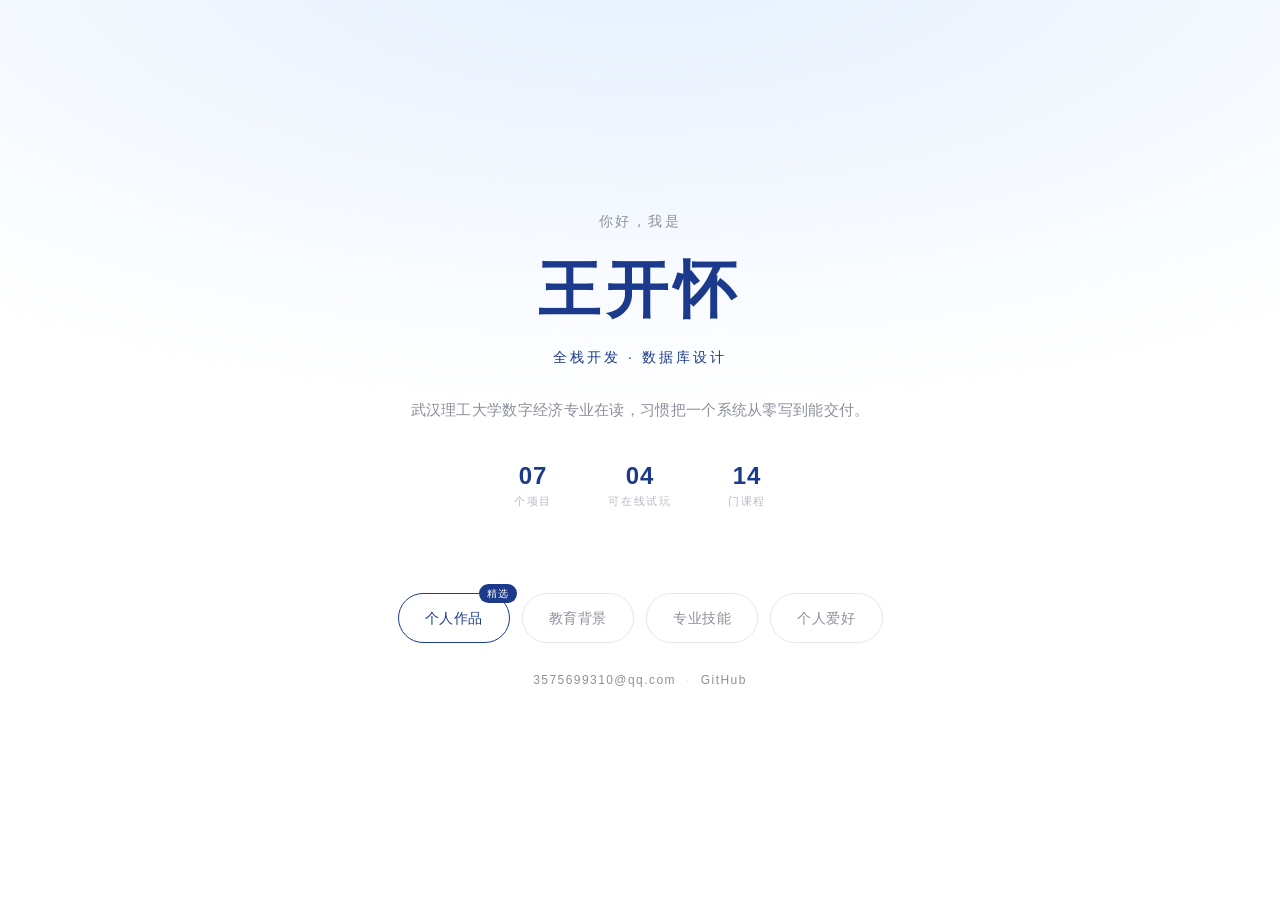
<file: index.html>
<!doctype html>
<html lang="zh-CN">
<head>
<meta charset="utf-8" />
<meta name="viewport" content="width=device-width, initial-scale=1" />
<title>王开怀</title>
<meta name="description" content="王开怀的个人主页：武汉理工大学数字经济专业，全栈开发与数据库设计，7 个作品，其中 4 个可在线试玩。" />
<link rel="icon" href="data:image/svg+xml,%3Csvg xmlns='http://www.w3.org/2000/svg' viewBox='0 0 32 32'%3E%3Crect width='32' height='32' rx='8' fill='%231b3a8b'/%3E%3Cg stroke='%23ffffff' stroke-width='1.7' stroke-linecap='round'%3E%3Cpath d='M8 9h16'/%3E%3Cpath d='M8 15h16'/%3E%3Cpath d='M9.5 22h13'/%3E%3Cpath d='M16 9v13'/%3E%3C/g%3E%3C/svg%3E" />
<link rel="stylesheet" href="style.css" />
<meta property="og:type" content="website" />
<meta property="og:title" content="王开怀" />
<meta property="og:description" content="王开怀的个人主页：武汉理工大学数字经济专业，全栈开发与数据库设计，7 个作品，其中 4 个可在线试玩。" />
<meta property="og:url" content="https://cr649stu.github.io/" />
<meta name="twitter:card" content="summary" />
<link rel="canonical" href="https://cr649stu.github.io/" />
</head>
<body class="home">

<main class="home-inner">
  <p class="hello">你好，我是</p>
  <h1 class="name">王开怀</h1>
  <p class="role">全栈开发 · 数据库设计</p>
  <p class="intro">武汉理工大学数字经济专业在读，习惯把一个系统从零写到能交付。</p>

  <ul class="home-stats">
    <li><b>07</b><span>个项目</span></li>
    <li><b>04</b><span>可在线试玩</span></li>
    <li><b>14</b><span>门课程</span></li>
  </ul>

  <nav class="entries" aria-label="站点导航">
    <a class="entry is-featured" href="works.html">个人作品<span class="entry-tag">精选</span></a>
    <a class="entry" href="education.html">教育背景</a>
    <a class="entry" href="skills.html">专业技能</a>
    <a class="entry" href="hobbies.html">个人爱好</a>
  </nav>

  <p class="home-contact"><a href="mailto:3575699310@qq.com">3575699310@qq.com</a><span>·</span><a href="https://github.com/CR649STU">GitHub</a></p>
</main>

</body>
</html>
</file>
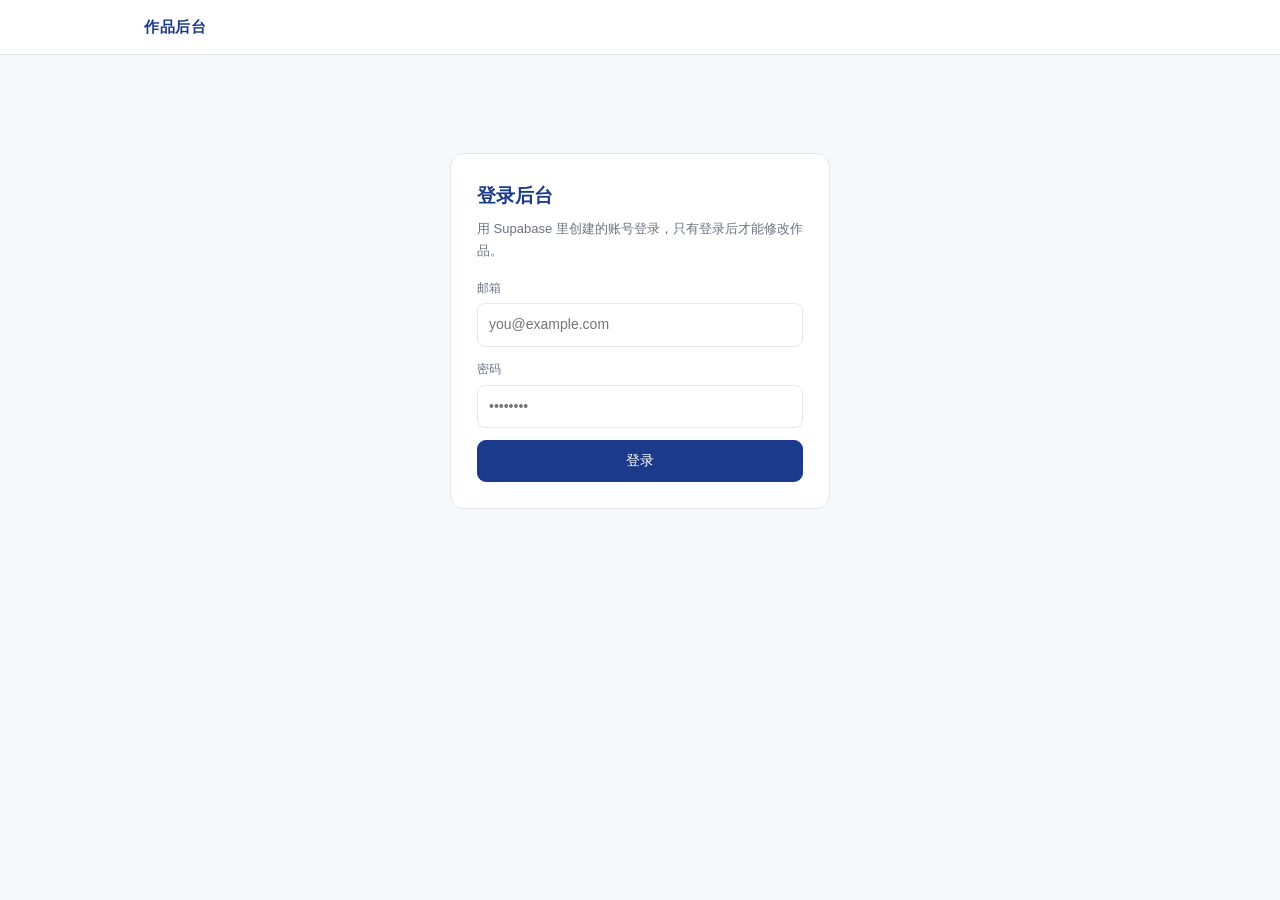
<file: admin.html>
<!doctype html>
<html lang="zh-CN">
<head>
<meta charset="utf-8" />
<meta name="viewport" content="width=device-width, initial-scale=1" />
<meta name="robots" content="noindex, nofollow" />
<title>作品后台 · 王开怀</title>
<style>
  :root{
    --white:#fff; --blue:#1b3a8b; --ink:#1f242e; --gray:#6b7280;
    --faint:#98a0ad; --line:#e4e7ec; --soft:#f6f8fb;
  }
  *{box-sizing:border-box}
  body{margin:0;background:var(--soft);color:var(--ink);
    font:14px/1.7 "PingFang SC","Microsoft YaHei","Segoe UI",sans-serif}
  a{color:var(--blue)}
  button{font:inherit;cursor:pointer}
  input,textarea{font:inherit;color:var(--ink)}

  .top{background:#fff;border-bottom:1px solid var(--line)}
  .top-in{max-width:1040px;margin:0 auto;padding:14px 24px;display:flex;align-items:center;gap:14px}
  .top b{font-size:15px;letter-spacing:.04em;color:var(--blue)}
  .top .sp{flex:1}
  .who{font-size:12.5px;color:var(--gray)}

  .btn{padding:8px 16px;border-radius:9px;border:1px solid var(--line);background:#fff;color:var(--ink);transition:.2s}
  .btn:hover{border-color:var(--blue);color:var(--blue)}
  .btn.primary{background:var(--blue);border-color:var(--blue);color:#fff}
  .btn.primary:hover{background:#16306f;color:#fff}
  .btn.small{padding:5px 10px;font-size:12.5px;border-radius:7px}
  .btn.danger:hover{border-color:#c0392b;color:#c0392b}

  main{max-width:1040px;margin:0 auto;padding:26px 24px 60px}

  .card{background:#fff;border:1px solid var(--line);border-radius:14px;padding:26px}
  .center{max-width:380px;margin:8vh auto 0}
  .card h1{margin:0 0 6px;font-size:19px;color:var(--blue)}
  .card p{margin:0 0 16px;color:var(--gray);font-size:13px}
  .field{display:block;margin-bottom:12px}
  .field span{display:block;font-size:12px;color:var(--gray);margin-bottom:5px}
  .field input{width:100%;padding:9px 11px;border:1px solid var(--line);border-radius:8px;outline:none}
  .field input:focus{border-color:var(--blue)}

  .toolbar{display:flex;align-items:center;gap:12px;margin-bottom:14px}
  .toolbar .sp{flex:1}
  .hint{font-size:12.5px;color:var(--gray)}

  table{width:100%;border-collapse:collapse;background:#fff;border:1px solid var(--line);
    border-radius:12px;overflow:hidden}
  th,td{padding:11px 14px;text-align:left;border-bottom:1px solid var(--line);vertical-align:top}
  th{font-size:11.5px;letter-spacing:.1em;color:var(--faint);font-weight:500;background:var(--soft)}
  tr:last-child td{border-bottom:0}
  td .num{color:var(--faint);font-variant-numeric:tabular-nums}
  td .sub{display:block;font-size:12px;color:var(--gray);margin-top:2px}
  .tags{display:flex;flex-wrap:wrap;gap:4px}
  .tags i{font-style:normal;font-size:11px;border:1px solid var(--line);border-radius:4px;padding:0 6px;color:var(--gray)}
  .acts{display:flex;flex-wrap:wrap;gap:6px}

  .modal{position:fixed;inset:0;background:rgba(15,23,42,.45);display:none;align-items:flex-start;
    justify-content:center;padding:40px 16px;overflow:auto;z-index:20}
  .modal.open{display:flex}
  .panel{width:100%;max-width:560px;background:#fff;border-radius:16px;padding:24px}
  .panel h2{margin:0 0 14px;font-size:17px;color:var(--blue)}
  .row{display:grid;grid-template-columns:1fr 1fr;gap:12px}
  .panel textarea{width:100%;min-height:78px;padding:9px 11px;border:1px solid var(--line);
    border-radius:8px;outline:none;resize:vertical}
  .panel textarea:focus{border-color:var(--blue)}
  .check{display:flex;align-items:center;gap:8px;font-size:13px;color:var(--gray);margin:4px 0 14px}
  .panel-actions{display:flex;gap:10px;justify-content:flex-end;margin-top:6px}
  .toast{position:fixed;left:50%;bottom:26px;transform:translate(-50%,14px);background:#111827;color:#fff;
    padding:9px 18px;border-radius:9px;font-size:13px;opacity:0;transition:.25s;pointer-events:none;z-index:30}
  .toast.show{opacity:1;transform:translate(-50%,0)}
  code{background:#eef2fb;color:var(--blue);padding:1px 5px;border-radius:4px;font-size:12.5px}
  @media (max-width:640px){
    .row{grid-template-columns:1fr}
    th:nth-child(3),td:nth-child(3){display:none}
  }
</style>
</head>
<body>

<header class="top">
  <div class="top-in">
    <b>作品后台</b>
    <span class="sp"></span>
    <span class="who" id="who"></span>
    <button class="btn small" id="logoutBtn" hidden>退出</button>
  </div>
</header>

<main id="app"></main>

<div class="modal" id="modal">
  <div class="panel">
    <h2 id="formTitle">新增作品</h2>
    <label class="field"><span>标题</span><input id="f-title" placeholder="例如：计时器 · 静态小工具" /></label>
    <label class="field"><span>简介</span><textarea id="f-summary" placeholder="一两句话说清楚它是什么"></textarea></label>
    <div class="row">
      <label class="field"><span>标签（逗号分隔）</span><input id="f-tags" placeholder="React, SQLite" /></label>
      <label class="field"><span>演示按钮文字</span><input id="f-demoLabel" placeholder="打开可点原型 →" /></label>
    </div>
    <label class="field"><span>技术难点</span><input id="f-hard" placeholder="一句话说明难点" /></label>
    <div class="row">
      <label class="field"><span>演示链接</span><input id="f-demo" placeholder="works-xxx.html 或 https://…" /></label>
      <label class="field"><span>源码链接</span><input id="f-source" placeholder="https://github.com/…" /></label>
    </div>
    <label class="check"><input type="checkbox" id="f-wide" /> 通栏显示（第一张卡常见）</label>
    <div class="panel-actions">
      <button class="btn" id="cancelBtn">取消</button>
      <button class="btn primary" id="saveBtn">保存</button>
    </div>
  </div>
</div>

<div class="toast" id="toast"></div>

<script src="supabase-config.js"></script>
<script>
(function () {
  "use strict";

  var cfg = window.SITE_CONFIG || {};
  var CONFIGURED = !!(cfg.url && cfg.anonKey);
  var SESSION_KEY = "works-admin-session";

  var app = document.getElementById("app");
  var modal = document.getElementById("modal");
  var toastEl = document.getElementById("toast");
  var whoEl = document.getElementById("who");
  var logoutBtn = document.getElementById("logoutBtn");

  var state = { token: null, email: "", works: [], editing: null };

  /* ---------- 基础 ---------- */
  function toast(msg) {
    toastEl.textContent = msg;
    toastEl.classList.add("show");
    clearTimeout(toast.t);
    toast.t = setTimeout(function () { toastEl.classList.remove("show"); }, 2400);
  }

  function esc(s) {
    return String(s == null ? "" : s)
      .replace(/&/g, "&amp;").replace(/</g, "&lt;")
      .replace(/>/g, "&gt;").replace(/"/g, "&quot;");
  }

  function headers(extra) {
    var h = { apikey: cfg.anonKey, "Content-Type": "application/json" };
    h.Authorization = "Bearer " + (state.token || cfg.anonKey);
    if (extra) Object.keys(extra).forEach(function (k) { h[k] = extra[k]; });
    return h;
  }

  function api(path, opts) {
    opts = opts || {};
    return fetch(cfg.url + path, {
      method: opts.method || "GET",
      headers: headers(opts.headers),
      body: opts.body ? JSON.stringify(opts.body) : undefined
    }).then(function (r) {
      return r.text().then(function (text) {
        var data = text ? JSON.parse(text) : null;
        if (!r.ok) {
          var msg = (data && (data.message || data.error_description || data.hint)) || ("请求失败 " + r.status);
          throw new Error(msg);
        }
        return data;
      });
    });
  }

  /* ---------- 视图 ---------- */
  function renderNotice() {
    logoutBtn.hidden = true;
    whoEl.textContent = "";
    app.innerHTML =
      '<div class="card center">' +
        '<h1>还没配置数据库</h1>' +
        '<p>打开 <code>supabase-config.js</code>，把 Supabase 项目的地址和 anon key 填进去，刷新这个页面即可使用。</p>' +
        '<p style="margin:0">数据表脚本在同目录的 <code>supabase-works.sql</code>，到 Supabase 的 SQL Editor 里执行一次。</p>' +
      '</div>';
  }

  function renderLogin() {
    logoutBtn.hidden = true;
    whoEl.textContent = "";
    app.innerHTML =
      '<div class="card center">' +
        '<h1>登录后台</h1>' +
        '<p>用 Supabase 里创建的账号登录，只有登录后才能修改作品。</p>' +
        '<form id="loginForm" autocomplete="off">' +
          '<label class="field"><span>邮箱</span><input id="email" type="email" name="email" autocomplete="username" required placeholder="you@example.com" /></label>' +
          '<label class="field"><span>密码</span><input id="password" type="password" name="password" autocomplete="new-password" required placeholder="••••••••" /></label>' +
          '<button class="btn primary" type="submit" style="width:100%">登录</button>' +
        '</form>' +
      '</div>';

    document.getElementById("loginForm").addEventListener("submit", function (e) {
      e.preventDefault();
      var email = document.getElementById("email").value.trim();
      var password = document.getElementById("password").value;
      signIn(email, password);
    });
  }

  function signIn(email, password) {
    fetch(cfg.url + "/auth/v1/token?grant_type=password", {
      method: "POST",
      headers: { apikey: cfg.anonKey, "Content-Type": "application/json" },
      body: JSON.stringify({ email: email, password: password })
    }).then(function (r) {
      return r.json().then(function (d) {
        if (!r.ok) throw new Error(d.error_description || d.msg || "登录失败");
        return d;
      });
    }).then(function (session) {
      state.token = session.access_token;
      state.email = (session.user && session.user.email) || email;
      try {
        localStorage.setItem(SESSION_KEY, JSON.stringify({ token: state.token, email: state.email }));
      } catch (e) {}
      loadWorks();
    }).catch(function (err) { toast(err.message); });
  }

  function restoreSession() {
    var saved = null;
    try { saved = JSON.parse(localStorage.getItem(SESSION_KEY) || "null"); } catch (e) {}
    if (saved && saved.token) {
      state.token = saved.token;
      state.email = saved.email || "";
      loadWorks(true);
    } else {
      renderLogin();
    }
  }

  function signOut() {
    state.token = null;
    try { localStorage.removeItem(SESSION_KEY); } catch (e) {}
    renderLogin();
  }

  /* ---------- 列表 ---------- */
  function loadWorks(silent) {
    api("/rest/v1/works?select=*&order=sort_index.asc").then(function (rows) {
      state.works = rows || [];
      renderList();
    }).catch(function (err) {
      if (silent) { renderLogin(); return; }
      toast(err.message);
    });
  }

  function renderList() {
    logoutBtn.hidden = false;
    whoEl.textContent = state.email ? state.email : "已登录";

    var rows = state.works.map(function (w, i) {
      var tags = (w.tags || []).map(function (t) { return "<i>" + esc(t) + "</i>"; }).join("");
      return '<tr>' +
        '<td><span class="num">' + String(i + 1).padStart(2, "0") + '</span></td>' +
        '<td><strong>' + esc(w.title) + '</strong>' +
          (w.wide ? '<span class="sub">通栏</span>' : '') +
          '<span class="sub">' + esc((w.summary || "").slice(0, 42)) + '…</span></td>' +
        '<td><div class="tags">' + tags + '</div></td>' +
        '<td class="acts">' +
          '<button class="btn small" data-move="up" data-id="' + w.id + '">↑</button>' +
          '<button class="btn small" data-move="down" data-id="' + w.id + '">↓</button>' +
          '<button class="btn small" data-edit="' + w.id + '">编辑</button>' +
          '<button class="btn small danger" data-del="' + w.id + '">删除</button>' +
        '</td>' +
      '</tr>';
    }).join("");

    app.innerHTML =
      '<div class="toolbar">' +
        '<button class="btn primary" id="addBtn">新增作品</button>' +
        '<span class="hint">共 ' + state.works.length + ' 条 · 保存后刷新作品页生效</span>' +
        '<span class="sp"></span>' +
        '<a class="btn" href="works.html" target="_blank" rel="noopener">查看作品页 ↗</a>' +
      '</div>' +
      (state.works.length
        ? '<table><thead><tr><th style="width:56px">#</th><th>作品</th><th>标签</th><th style="width:190px">操作</th></tr></thead><tbody>' + rows + '</tbody></table>'
        : '<div class="card">还没有作品，点「新增作品」开始。</div>');

    document.getElementById("addBtn").onclick = function () { openEditor(null); };
    Array.prototype.forEach.call(app.querySelectorAll("[data-edit]"), function (b) {
      b.onclick = function () { openEditor(find(b.getAttribute("data-edit"))); };
    });
    Array.prototype.forEach.call(app.querySelectorAll("[data-del]"), function (b) {
      b.onclick = function () { remove(b.getAttribute("data-del")); };
    });
    Array.prototype.forEach.call(app.querySelectorAll("[data-move]"), function (b) {
      b.onclick = function () { move(b.getAttribute("data-id"), b.getAttribute("data-move")); };
    });
  }

  function find(id) {
    for (var i = 0; i < state.works.length; i++) if (state.works[i].id === id) return state.works[i];
    return null;
  }

  /* ---------- 编辑 ---------- */
  function openEditor(row) {
    state.editing = row || null;
    document.getElementById("formTitle").textContent = row ? "编辑作品" : "新增作品";
    document.getElementById("f-title").value = row ? row.title : "";
    document.getElementById("f-summary").value = row ? row.summary : "";
    document.getElementById("f-tags").value = row ? (row.tags || []).join(", ") : "";
    document.getElementById("f-hard").value = row ? row.hard_note : "";
    document.getElementById("f-demo").value = row ? row.demo_url : "";
    document.getElementById("f-demoLabel").value = row ? row.demo_label : "打开 →";
    document.getElementById("f-source").value = row ? row.source_url : "";
    document.getElementById("f-wide").checked = row ? !!row.wide : false;
    modal.classList.add("open");
  }

  function closeEditor() {
    modal.classList.remove("open");
    state.editing = null;
  }

  function save() {
    var title = document.getElementById("f-title").value.trim();
    if (!title) { toast("标题不能为空"); return; }

    var payload = {
      title: title,
      summary: document.getElementById("f-summary").value.trim(),
      tags: document.getElementById("f-tags").value.split(",").map(function (s) { return s.trim(); }).filter(Boolean),
      hard_note: document.getElementById("f-hard").value.trim(),
      demo_url: document.getElementById("f-demo").value.trim(),
      demo_label: document.getElementById("f-demoLabel").value.trim() || "打开 →",
      source_url: document.getElementById("f-source").value.trim(),
      wide: document.getElementById("f-wide").checked
    };

    var req;
    if (state.editing) {
      req = api("/rest/v1/works?id=eq." + state.editing.id, {
        method: "PATCH",
        headers: { Prefer: "return=minimal" },
        body: payload
      });
    } else {
      payload.sort_index = state.works.length + 1;
      req = api("/rest/v1/works", {
        method: "POST",
        headers: { Prefer: "return=minimal" },
        body: payload
      });
    }

    req.then(function () {
      closeEditor();
      toast(state.editing ? "已保存" : "已新增");
      loadWorks();
    }).catch(function (err) { toast(err.message); });
  }

  function remove(id) {
    if (!window.confirm("确定删除这条作品？")) return;
    api("/rest/v1/works?id=eq." + id, { method: "DELETE" })
      .then(function () { toast("已删除"); loadWorks(); })
      .catch(function (err) { toast(err.message); });
  }

  function move(id, dir) {
    var list = state.works.slice();
    var i = -1;
    for (var k = 0; k < list.length; k++) if (list[k].id === id) i = k;
    if (i < 0) return;
    var j = dir === "up" ? i - 1 : i + 1;
    if (j < 0 || j >= list.length) return;

    var a = list[i], b = list[j];
    var aIndex = a.sort_index, bIndex = b.sort_index;
    Promise.all([
      api("/rest/v1/works?id=eq." + a.id, { method: "PATCH", headers: { Prefer: "return=minimal" }, body: { sort_index: bIndex } }),
      api("/rest/v1/works?id=eq." + b.id, { method: "PATCH", headers: { Prefer: "return=minimal" }, body: { sort_index: aIndex } })
    ]).then(function () { loadWorks(); }).catch(function (err) { toast(err.message); });
  }

  /* ---------- 绑定 ---------- */
  document.getElementById("cancelBtn").onclick = closeEditor;
  document.getElementById("saveBtn").onclick = save;
  modal.addEventListener("click", function (e) { if (e.target === modal) closeEditor(); });
  logoutBtn.onclick = signOut;

  if (!CONFIGURED) renderNotice();
  else restoreSession();
})();
</script>
</body>
</html>
</file>
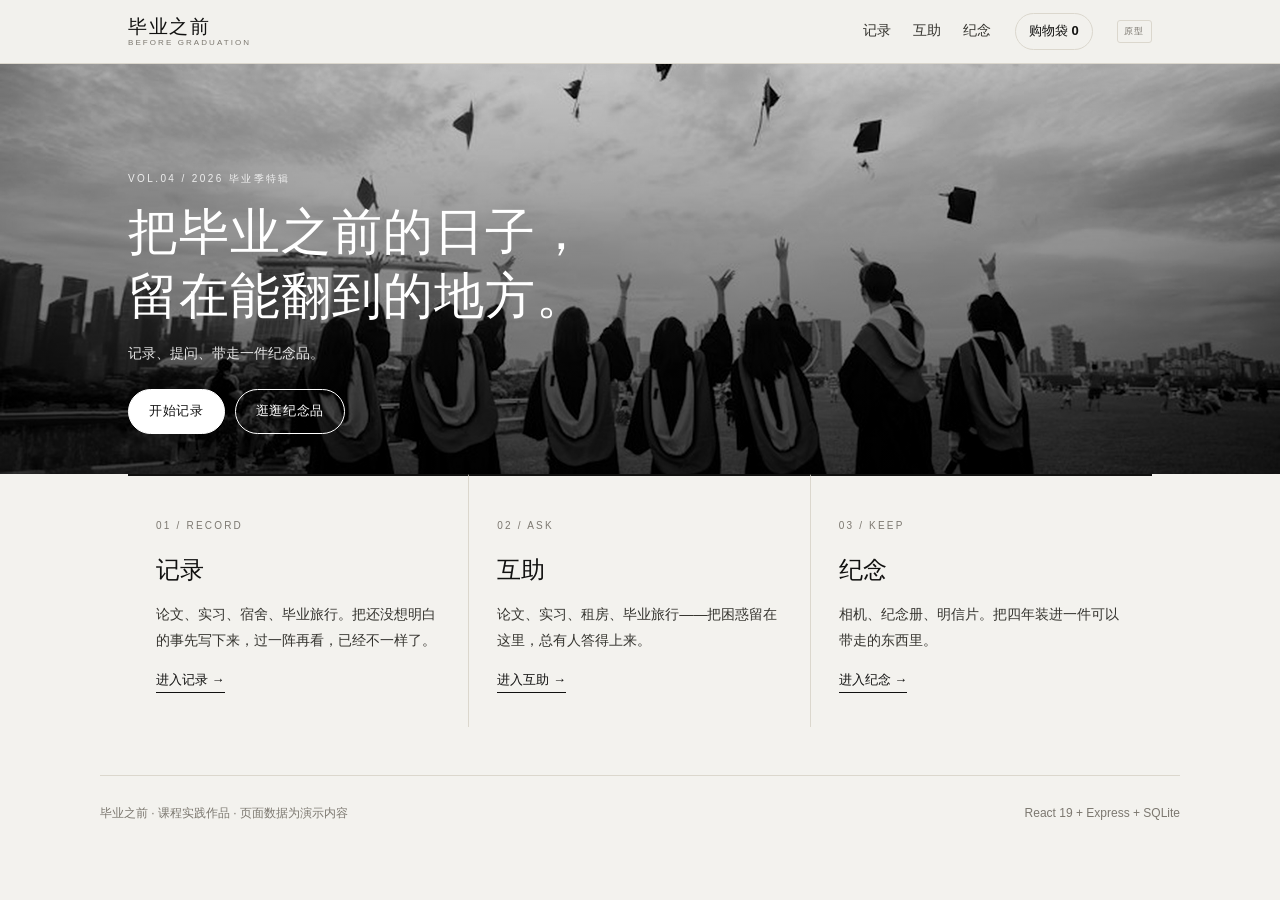
<file: demo-before-graduation.html>
<!doctype html>
<html lang="zh-CN">
<head>
<meta charset="utf-8" />
<meta name="viewport" content="width=device-width, initial-scale=1" />
<title>毕业之前 · 可点原型</title>
<style>
:root{
  --paper:#f3f2ee; --surface:#faf9f6; --ink:#111110; --soft:#35342f;
  --muted:#7c7870; --line:#dbd7cd;
  --serif:"Times New Roman","Songti SC","SimSun",Georgia,serif;
}
*{box-sizing:border-box}
html{-webkit-text-size-adjust:100%}
body{margin:0;background:var(--paper);color:var(--ink);
  font:15px/1.9 "Segoe UI","PingFang SC","Microsoft YaHei",sans-serif;
  -webkit-font-smoothing:antialiased}
img{display:block;max-width:100%;filter:grayscale(100%) contrast(1.03)}
a{color:inherit;text-decoration:none}
button{font:inherit;color:inherit;background:none;border:0;cursor:pointer;padding:0}
input{font:inherit}
::selection{background:var(--ink);color:var(--paper)}
.wrap{max-width:1080px;margin:0 auto;padding:0 28px}

/* 导航 */
.nav{position:sticky;top:0;z-index:20;background:rgba(243,242,238,.96);border-bottom:1px solid var(--line)}
.nav-in{max-width:1080px;margin:0 auto;padding:13px 28px;display:flex;align-items:center;gap:24px}
.logo{font-family:var(--serif);font-size:19px;letter-spacing:.08em;line-height:1.15}
.logo span{display:block;font-family:"Segoe UI",sans-serif;font-size:8px;letter-spacing:.26em;color:var(--muted)}
.nav-links{display:flex;gap:22px;margin-left:auto;font-size:14px}
.nav-links a{color:var(--soft);padding-bottom:2px;border-bottom:1px solid transparent;transition:color .2s,border-color .2s}
.nav-links a:hover,.nav-links a.on{color:var(--ink);border-color:var(--ink)}
.bag{font-size:13px;border:1px solid var(--line);border-radius:999px;padding:5px 13px;transition:border-color .2s}
.bag:hover{border-color:var(--ink)}
.bag b{font-weight:600}
.proto-tag{font-size:9px;letter-spacing:.18em;color:var(--muted);border:1px solid var(--line);padding:2px 6px;border-radius:3px}

/* 首屏 */
.hero{position:relative;height:min(48vh,410px);min-height:300px;overflow:hidden}
.hero img{position:absolute;inset:0;width:100%;height:100%;object-fit:cover}
.hero::after{content:"";position:absolute;inset:0;background:linear-gradient(180deg,rgba(0,0,0,.18),rgba(0,0,0,.62))}
.hero-in{position:relative;z-index:1;height:100%;display:flex;flex-direction:column;justify-content:flex-end;padding-bottom:40px;color:#fff}
.eyebrow{margin:0 0 12px;font-size:10px;letter-spacing:.24em;opacity:.85}
.hero h1{margin:0;font-family:var(--serif);font-weight:400;font-size:clamp(28px,4.2vw,50px);line-height:1.28;letter-spacing:.02em}
.hero .lead{margin:12px 0 0;font-size:14px;opacity:.88}
.actions{display:flex;gap:10px;margin-top:22px}
.btn{padding:9px 20px;border:1px solid currentColor;border-radius:999px;font-size:13px;letter-spacing:.05em;transition:background .2s,color .2s}
.btn.solid{background:#fff;color:#111;border-color:#fff}
.btn.solid:hover{background:transparent;color:#fff}
.btn.ghost{color:#fff}
.btn.ghost:hover{background:#fff;color:#111}

/* 三栏 */
.three{display:grid;grid-template-columns:repeat(3,1fr);gap:0;padding:0 0 8px}
.section-card{padding:34px 28px;border-top:2px solid var(--ink);border-right:1px solid var(--line)}
.section-card:last-child{border-right:0}
.section-card span{font-size:10px;letter-spacing:.22em;color:var(--muted)}
.section-card h3{margin:10px 0 8px;font-family:var(--serif);font-size:24px;font-weight:400}
.section-card p{margin:0;color:var(--soft);font-size:14px;line-height:1.85}
.section-card a{display:inline-block;margin-top:14px;font-size:13px;border-bottom:1px solid var(--ink)}

/* 通用区块标题 */
.head{display:flex;align-items:baseline;gap:14px;margin:44px 0 18px;padding-bottom:12px;border-bottom:1px solid var(--line)}
.head h2{margin:0;font-family:var(--serif);font-weight:400;font-size:28px}
.head span{font-size:11px;letter-spacing:.2em;color:var(--muted)}
.head .count{margin-left:auto;font-size:12px;color:var(--muted)}

/* 记录列表 */
.tools{display:flex;flex-wrap:wrap;gap:8px;align-items:center;margin-bottom:18px}
.chip{font-size:12px;padding:5px 13px;border:1px solid var(--line);border-radius:999px;color:var(--soft);transition:.2s}
.chip:hover{border-color:var(--ink)}
.chip.on{background:var(--ink);color:var(--paper);border-color:var(--ink)}
.search{margin-left:auto;border:1px solid var(--line);background:var(--surface);border-radius:999px;padding:6px 14px;width:210px;outline:none}
.search:focus{border-color:var(--ink)}

.post{display:grid;grid-template-columns:150px 1fr;gap:22px;padding:20px 0;border-bottom:1px solid var(--line)}
.post:hover h3{text-decoration:underline;text-underline-offset:4px}
.post img{width:150px;height:100px;object-fit:cover}
.post h3{margin:0;font-family:var(--serif);font-weight:400;font-size:21px;line-height:1.5}
.post p{margin:6px 0 0;font-size:13px;color:var(--muted);line-height:1.8}
.meta{margin-top:10px;display:flex;gap:14px;font-size:11px;letter-spacing:.1em;color:var(--muted)}

/* 文章详情 */
.article{padding-top:34px;max-width:720px;margin:0 auto}
.article .cover{width:100%;height:300px;object-fit:cover;margin-bottom:26px}
.article h1{margin:0 0 10px;font-family:var(--serif);font-weight:400;font-size:clamp(26px,3.4vw,38px);line-height:1.4}
.article .body p{margin:0 0 18px;font-size:15px;line-height:2;color:var(--soft)}
.article .body p:first-child::first-letter{font-family:var(--serif);font-size:2.6em;line-height:.9;float:left;margin:6px 8px 0 0}
.article-actions{display:flex;gap:12px;align-items:center;margin:26px 0 40px;padding-top:18px;border-top:1px solid var(--line)}
.like{border:1px solid var(--line);border-radius:999px;padding:6px 16px;font-size:13px;transition:.2s}
.like.on{background:var(--ink);color:var(--paper);border-color:var(--ink)}

/* 问答 */
.qa{display:grid;grid-template-columns:56px 1fr;gap:18px;padding:18px 0;border-bottom:1px solid var(--line)}
.votes{text-align:center;border:1px solid var(--line);border-radius:8px;padding:6px 0;height:fit-content}
.votes b{display:block;font-size:16px;font-weight:600;line-height:1.4}
.votes span{font-size:10px;color:var(--muted)}
.qa h3{margin:0;font-size:16px;font-weight:500;line-height:1.6}
.qa .tags{margin-top:8px;display:flex;gap:8px;flex-wrap:wrap;font-size:11px;color:var(--muted)}
.qa .tags i{font-style:normal;border:1px solid var(--line);border-radius:4px;padding:1px 7px}
.qa .tags em{font-style:normal;color:var(--muted)}
.solved{color:#111;border-color:var(--ink)!important}

/* 商品 */
.goods{display:grid;grid-template-columns:repeat(4,1fr);gap:18px;padding-bottom:20px}
.good{border:1px solid var(--line);padding:12px;background:var(--surface);transition:border-color .2s}
.good:hover{border-color:var(--ink)}
.good img{width:100%;height:150px;object-fit:cover}
.good h3{margin:10px 0 2px;font-size:14px;font-weight:500}
.good .price{font-family:var(--serif);font-size:17px}
.good button{margin-top:10px;width:100%;border:1px solid var(--ink);border-radius:999px;padding:6px 0;font-size:12px;transition:.2s}
.good button:hover{background:var(--ink);color:var(--paper)}

/* 购物袋 */
.drawer{position:fixed;inset:0 0 0 auto;width:min(360px,88vw);background:var(--surface);border-left:1px solid var(--line);
  padding:20px;z-index:40;display:flex;flex-direction:column;gap:14px;box-shadow:-20px 0 40px rgba(0,0,0,.08)}
.drawer[hidden]{display:none}
.drawer header{display:flex;justify-content:space-between;align-items:baseline;border-bottom:1px solid var(--line);padding-bottom:10px}
.drawer h2{margin:0;font-family:var(--serif);font-size:20px;font-weight:400}
.bag-item{display:flex;gap:12px;align-items:center;font-size:13px;border-bottom:1px solid var(--line);padding-bottom:10px}
.bag-item img{width:46px;height:46px;object-fit:cover}
.bag-item .grow{flex:1}
.bag-total{margin-top:auto;display:flex;justify-content:space-between;border-top:1px solid var(--line);padding-top:12px;font-family:var(--serif);font-size:18px}

.foot{border-top:1px solid var(--line);margin-top:40px;padding:26px 0 34px;font-size:12px;color:var(--muted);display:flex;justify-content:space-between;gap:12px;flex-wrap:wrap}
.note{font-size:12px;color:var(--muted);margin:0 0 20px}

@media (max-width:760px){
  .three{grid-template-columns:1fr}
  .section-card{border-right:0;border-bottom:1px solid var(--line)}
  .post{grid-template-columns:1fr}
  .post img{width:100%;height:160px}
  .goods{grid-template-columns:repeat(2,1fr)}
  .hero{height:320px}
  .search{margin-left:0;width:100%}
}
</style>
</head>
<body>

<header class="nav">
  <div class="nav-in">
    <a class="logo" href="#/">毕业之前<span>BEFORE GRADUATION</span></a>
    <nav class="nav-links" id="navLinks">
      <a href="#/blog" data-nav="blog">记录</a>
      <a href="#/qa" data-nav="qa">互助</a>
      <a href="#/shop" data-nav="shop">纪念</a>
    </nav>
    <button class="bag" id="bagBtn">购物袋 <b id="bagCount">0</b></button>
    <span class="proto-tag">原型</span>
  </div>
</header>

<main id="app"></main>

<footer class="foot wrap">
  <span>毕业之前 · 课程实践作品 · 页面数据为演示内容</span>
  <span>React 19 + Express + SQLite</span>
</footer>

<aside class="drawer" id="drawer" hidden>
  <header>
    <h2>购物袋</h2>
    <button id="closeDrawer" aria-label="关闭">✕</button>
  </header>
  <div id="bagList"></div>
  <div class="bag-total"><span>合计</span><span id="bagTotal">¥0</span></div>
</aside>

<script>
(function () {
  "use strict";

  var posts = [
    { id: "p1", cat: "论文", date: "2026-05-12", read: "6 分钟", cover: "assets/demo/campus.jpg",
      title: "论文写到第三章，才发现开题报告要重写",
      excerpt: "导师说选题太大，我盯着屏幕上那三万字，决定从第一章开始删。",
      body: [
        "开题的时候我把题目写得很大，好像题目越大，论文就越像论文。写到第三章才明白，范围每扩一寸，能说清楚的东西就少一分。",
        "那天下午我在图书馆把提纲重新排了一遍，删掉两章，把“现状分析”压成半页，剩下的篇幅留给真正做过的事情。",
        "重写不是退步。至少这一次，我知道每一节要回答什么问题。"
      ] },
    { id: "p2", cat: "校园", date: "2026-04-28", read: "4 分钟", cover: "assets/demo/library.jpg",
      title: "在图书馆六楼，找到了没人抢的座位",
      excerpt: "靠窗第三排，上午有光，插座在左手边，唯一的缺点是旁边有人打呼。",
      body: [
        "六楼是旧书区，人少，空调也不太灵。我在这里占了半个月的座，桌上放一杯凉掉的茶和一摞借了没看的书。",
        "有时候一上午只写了两段，但那种安静很值钱。"
      ] },
    { id: "p3", cat: "实习", date: "2026-04-16", read: "7 分钟", cover: "assets/demo/night.jpg",
      title: "第一次实习面试，被问了三个不会的问题",
      excerpt: "面试官很客气，我也很客气，我们客气地聊了四十分钟。",
      body: [
        "第一个问题问的是索引，我背过，但没在真实的数据表上用过，答得很虚。第二个问题问项目里最难的地方，我说了半小时前的自己。",
        "回来之后我把那三个问题抄在纸上，一个个补。补完才发现，面试问的其实都是我做项目时绕过去的地方。"
      ] },
    { id: "p4", cat: "生活", date: "2026-04-02", read: "3 分钟", cover: "assets/demo/friends.jpg",
      title: "宿舍四个人，最后一起去吃了顿火锅",
      excerpt: "谁也没提毕业，只聊了聊谁先找到工作、谁的行李最多。",
      body: [
        "四年里我们吵过架，也一起熬过夜。临走那天，宿舍空得能听见回声，四个人还是去楼下那家火锅店坐了三个小时。",
        "散场的时候谁都没说再见，只说“到了发消息”。"
      ] },
    { id: "p5", cat: "旅行", date: "2026-03-20", read: "5 分钟", cover: "assets/demo/travel.jpg",
      title: "毕业旅行想去敦煌，有人一起吗",
      excerpt: "预算三千，五天四晚，火车去飞机回，路线我已经排好了。",
      body: [
        "想去看看莫高窟的壁画，也想去鸣沙山看一次日落。行程表排到第三天的时候，我意识到自己其实只是想离开学校一阵子。",
        "如果有人一起，欢迎在互助区留言。"
      ] }
  ];

  var questions = [
    { id: "q1", title: "毕业论文的查重率多少算安全？", tags: ["论文"], votes: 24, answers: 12, solved: true,
      body: ["学校要求 15% 以下，但不同系统结果差得挺多。想问问大家一般压到多少比较稳。"] },
    { id: "q2", title: "实习 offer：大厂边缘岗还是小公司核心岗？", tags: ["实习"], votes: 18, answers: 8, solved: false,
      body: ["一个是大厂的运营支持，一个是二十人小公司的全栈开发。钱差不多，纠结的是简历和成长。"] },
    { id: "q3", title: "租房合同里的“押一付三”怎么谈？", tags: ["租房"], votes: 11, answers: 5, solved: false,
      body: ["第一次租房，房东坚持押一付三，中介说可以谈。想听听有经验的人怎么说。"] },
    { id: "q4", title: "毕业照去哪里拍比较好？", tags: ["生活"], votes: 9, answers: 6, solved: true,
      body: ["不想拍那种排队二十分钟、三分钟走人的影楼照，学校附近有没有安静一点的地方。"] }
  ];

  var products = [
    { id: "g1", name: "胶片相机", price: 368, img: "assets/demo/camera.jpg" },
    { id: "g2", name: "毕业纪念册", price: 128, img: "assets/demo/album.jpg" },
    { id: "g3", name: "帆布托特包", price: 69, img: "assets/demo/tote.jpg" },
    { id: "g4", name: "明信片套装", price: 39, img: "assets/demo/postcards.jpg" }
  ];

  var state = { cat: "全部", q: "", sort: "new", liked: {}, bag: {} };
  var app = document.getElementById("app");
  var bagCount = document.getElementById("bagCount");
  var drawer = document.getElementById("drawer");

  function money(n) { return "¥" + n; }
  function esc(s) {
    return String(s).replace(/&/g, "&amp;").replace(/</g, "&lt;")
      .replace(/>/g, "&gt;").replace(/"/g, "&quot;");
  }
  function find(list, id) { for (var i = 0; i < list.length; i++) { if (list[i].id === id) return list[i]; } return null; }

  function route() {
    var hash = location.hash.replace(/^#/, "") || "/";
    var parts = hash.split("/").filter(Boolean);
    var page = parts[0] || "home";
    var id = parts[1];

    if (page === "blog") return id ? articleHTML(find(posts, id)) : blogHTML();
    if (page === "qa") return id ? questionHTML(find(questions, id)) : qaHTML();
    if (page === "shop") return shopHTML();
    return homeHTML();
  }

  function homeHTML() {
    return '' +
      '<section class="hero">' +
        '<img src="assets/demo/hero.jpg" alt="毕业典礼上抛起的学士帽" />' +
        '<div class="wrap hero-in">' +
          '<p class="eyebrow">VOL.04 / 2026 毕业季特辑</p>' +
          '<h1>把毕业之前的日子，<br />留在能翻到的地方。</h1>' +
          '<p class="lead">记录、提问、带走一件纪念品。</p>' +
          '<div class="actions">' +
            '<a class="btn solid" href="#/blog">开始记录</a>' +
            '<a class="btn ghost" href="#/shop">逛逛纪念品</a>' +
          '</div>' +
        '</div>' +
      '</section>' +
      '<div class="wrap"><section class="three">' +
        '<article class="section-card"><span>01 / RECORD</span><h3>记录</h3>' +
          '<p>论文、实习、宿舍、毕业旅行。把还没想明白的事先写下来，过一阵再看，已经不一样了。</p>' +
          '<a href="#/blog">进入记录 →</a></article>' +
        '<article class="section-card"><span>02 / ASK</span><h3>互助</h3>' +
          '<p>论文、实习、租房、毕业旅行——把困惑留在这里，总有人答得上来。</p>' +
          '<a href="#/qa">进入互助 →</a></article>' +
        '<article class="section-card"><span>03 / KEEP</span><h3>纪念</h3>' +
          '<p>相机、纪念册、明信片。把四年装进一件可以带走的东西里。</p>' +
          '<a href="#/shop">进入纪念 →</a></article>' +
      '</section></div>';
  }

  function blogHTML() {
    var cats = ["全部", "论文", "实习", "校园", "生活", "旅行"];
    var chips = cats.map(function (c) {
      return '<button class="chip' + (state.cat === c ? " on" : "") + '" data-cat="' + c + '">' + c + "</button>";
    }).join("");

    var list = posts.filter(function (p) {
      var okCat = state.cat === "全部" || p.cat === state.cat;
      var okQ = !state.q || (p.title + p.excerpt).indexOf(state.q) > -1;
      return okCat && okQ;
    });

    var rows = list.map(function (p) {
      return '<a class="post" href="#/blog/' + p.id + '">' +
        '<img src="' + p.cover + '" alt="" />' +
        '<div><h3>' + p.title + '</h3><p>' + p.excerpt + '</p>' +
        '<div class="meta"><span>' + p.cat + '</span><span>' + p.date + '</span><span>' + p.read + '</span></div></div>' +
      '</a>';
    }).join("") || '<p class="note">没有找到相关内容。</p>';

    return '<div class="wrap">' +
      '<div class="head"><h2>记录</h2><span>RECORD</span><span class="count">' + list.length + " 篇</span></div>" +
      '<div class="tools">' + chips +
        '<input class="search" id="search" placeholder="搜索标题或摘要…" value="' + esc(state.q) + '" />' +
      '</div>' +
      '<div id="list">' + rows + "</div></div>";
  }

  function articleHTML(p) {
    if (!p) return '<div class="wrap"><p class="note">文章不存在。</p></div>';
    var liked = !!state.liked[p.id];
    return '<div class="wrap"><article class="article">' +
      '<a class="note" href="#/blog">← 回到记录</a>' +
      '<img class="cover" src="' + p.cover + '" alt="" />' +
      '<div class="meta"><span>' + p.cat + '</span><span>' + p.date + '</span><span>' + p.read + '</span></div>' +
      '<h1>' + p.title + '</h1>' +
      '<div class="body">' + p.body.map(function (t) { return "<p>" + t + "</p>"; }).join("") + '</div>' +
      '<div class="article-actions">' +
        '<button class="like' + (liked ? " on" : "") + '" data-like="' + p.id + '">' +
          (liked ? "已赞" : "点赞") + " · " + (liked ? 1 : 0) + '</button>' +
        '<span class="note" style="margin:0">作者：林一</span>' +
      '</div></article></div>';
  }

  function qaHTML() {
    var sorted = questions.slice();
    if (state.sort === "hot") sorted.sort(function (a, b) { return b.votes - a.votes; });
    if (state.sort === "open") sorted = sorted.filter(function (q) { return !q.solved; });

    var tabs = [["new", "最新"], ["hot", "热门"], ["open", "未解决"]].map(function (t) {
      return '<button class="chip' + (state.sort === t[0] ? " on" : "") + '" data-sort="' + t[0] + '">' + t[1] + "</button>";
    }).join("");

    var rows = sorted.map(function (q) {
      return '<a class="qa" href="#/qa/' + q.id + '">' +
        '<div class="votes"><b>' + q.votes + '</b><span>赞同</span></div>' +
        '<div><h3>' + q.title + '</h3>' +
        '<div class="tags"><i class="' + (q.solved ? "solved" : "") + '">' + (q.solved ? "已解决" : "待解决") + '</i>' +
        q.tags.map(function (t) { return "<i>" + t + "</i>"; }).join("") +
        '<em>' + q.answers + ' 个回答</em></div></div></a>';
    }).join("") || '<p class="note">暂时没有未解决的问题。</p>';

    return '<div class="wrap">' +
      '<div class="head"><h2>互助</h2><span>ASK</span><span class="count">' + sorted.length + " 个问题</span></div>" +
      '<div class="tools">' + tabs + '</div>' + rows + "</div>";
  }

  function questionHTML(q) {
    if (!q) return '<div class="wrap"><p class="note">问题不存在。</p></div>';
    return '<div class="wrap"><article class="article">' +
      '<a class="note" href="#/qa">← 回到互助</a>' +
      '<div class="meta"><span>' + q.tags.join(" / ") + '</span><span>' + (q.solved ? "已解决" : "待解决") + '</span></div>' +
      '<h1>' + q.title + '</h1>' +
      '<div class="body">' + q.body.map(function (t) { return "<p>" + t + "</p>"; }).join("") + '</div>' +
      '<div class="head" style="margin:36px 0 6px"><h2 style="font-size:20px">回答 · ' + q.answers + '</h2></div>' +
      '<div class="body"><p>先看学校发的文件，不同系统结果确实会差，留 3% 余量比较稳妥。</p></div>' +
      '<div class="body"><p>同问，我这边查出来 9%，学院说按知网的结果算。</p></div>' +
      '</article></div>';
  }

  function shopHTML() {
    var items = products.map(function (g) {
      return '<article class="good">' +
        '<img src="' + g.img + '" alt="' + g.name + '" />' +
        '<h3>' + g.name + '</h3>' +
        '<div class="price">' + money(g.price) + '</div>' +
        '<button data-add="' + g.id + '">加入购物袋</button>' +
      '</article>';
    }).join("");

    return '<div class="wrap">' +
      '<div class="head"><h2>纪念</h2><span>KEEP</span><span class="count">' + products.length + " 件</span></div>" +
      '<p class="note">课程练习，不涉及真实交易；下单与支付均为模拟。</p>' +
      '<div class="goods">' + items + "</div></div>";
  }

  function renderBag() {
    var ids = Object.keys(state.bag);
    var n = 0, total = 0, rows = "";
    ids.forEach(function (id) {
      var g = find(products, id), qty = state.bag[id];
      n += qty; total += g.price * qty;
      rows += '<div class="bag-item"><img src="' + g.img + '" alt="" />' +
        '<div class="grow">' + g.name + '<br /><span class="note">× ' + qty + '</span></div>' +
        '<div>' + money(g.price * qty) + '</div>' +
        '<button data-del="' + id + '" aria-label="移除">✕</button></div>';
    });
    bagCount.textContent = n;
    document.getElementById("bagList").innerHTML = rows || '<p class="note">购物袋是空的。</p>';
    document.getElementById("bagTotal").textContent = money(total);
  }

  function render() {
    app.innerHTML = route();
    renderBag();
    var path = location.hash.replace(/^#\/?/, "").split("/")[0] || "home";
    Array.prototype.forEach.call(document.querySelectorAll("[data-nav]"), function (a) {
      a.classList.toggle("on", a.getAttribute("data-nav") === path);
    });
  }

  document.addEventListener("click", function (e) {
    var t = e.target.closest ? e.target.closest("[data-cat],[data-sort],[data-like],[data-add],[data-del]") : null;
    if (!t) return;

    if (t.hasAttribute("data-cat")) {
      state.cat = t.getAttribute("data-cat");
      render(); return;
    }
    if (t.hasAttribute("data-sort")) {
      state.sort = t.getAttribute("data-sort");
      render(); return;
    }
    if (t.hasAttribute("data-like")) {
      var id = t.getAttribute("data-like");
      state.liked[id] = !state.liked[id];
      render(); return;
    }
    if (t.hasAttribute("data-add")) {
      var pid = t.getAttribute("data-add");
      state.bag[pid] = (state.bag[pid] || 0) + 1;
      renderBag();
      return;
    }
    if (t.hasAttribute("data-del")) {
      delete state.bag[t.getAttribute("data-del")];
      renderBag();
    }
  });

  document.addEventListener("input", function (e) {
    if (e.target.id !== "search") return;
    state.q = e.target.value;
    var box = document.getElementById("list");
    if (!box) return;
    var list = posts.filter(function (p) {
      var okCat = state.cat === "全部" || p.cat === state.cat;
      var okQ = !state.q || (p.title + p.excerpt).indexOf(state.q) > -1;
      return okCat && okQ;
    });
    box.innerHTML = list.map(function (p) {
      return '<a class="post" href="#/blog/' + p.id + '">' +
        '<img src="' + p.cover + '" alt="" />' +
        '<div><h3>' + p.title + '</h3><p>' + p.excerpt + '</p>' +
        '<div class="meta"><span>' + p.cat + '</span><span>' + p.date + '</span><span>' + p.read + '</span></div></div></a>';
    }).join("") || '<p class="note">没有找到相关内容。</p>';
  });

  document.getElementById("bagBtn").addEventListener("click", function () { drawer.hidden = false; });
  document.getElementById("closeDrawer").addEventListener("click", function () { drawer.hidden = true; });

  window.addEventListener("hashchange", function () {
    render();
    window.scrollTo(0, 0);
  });

  render();
})();
</script>
</body>
</html>
</file>
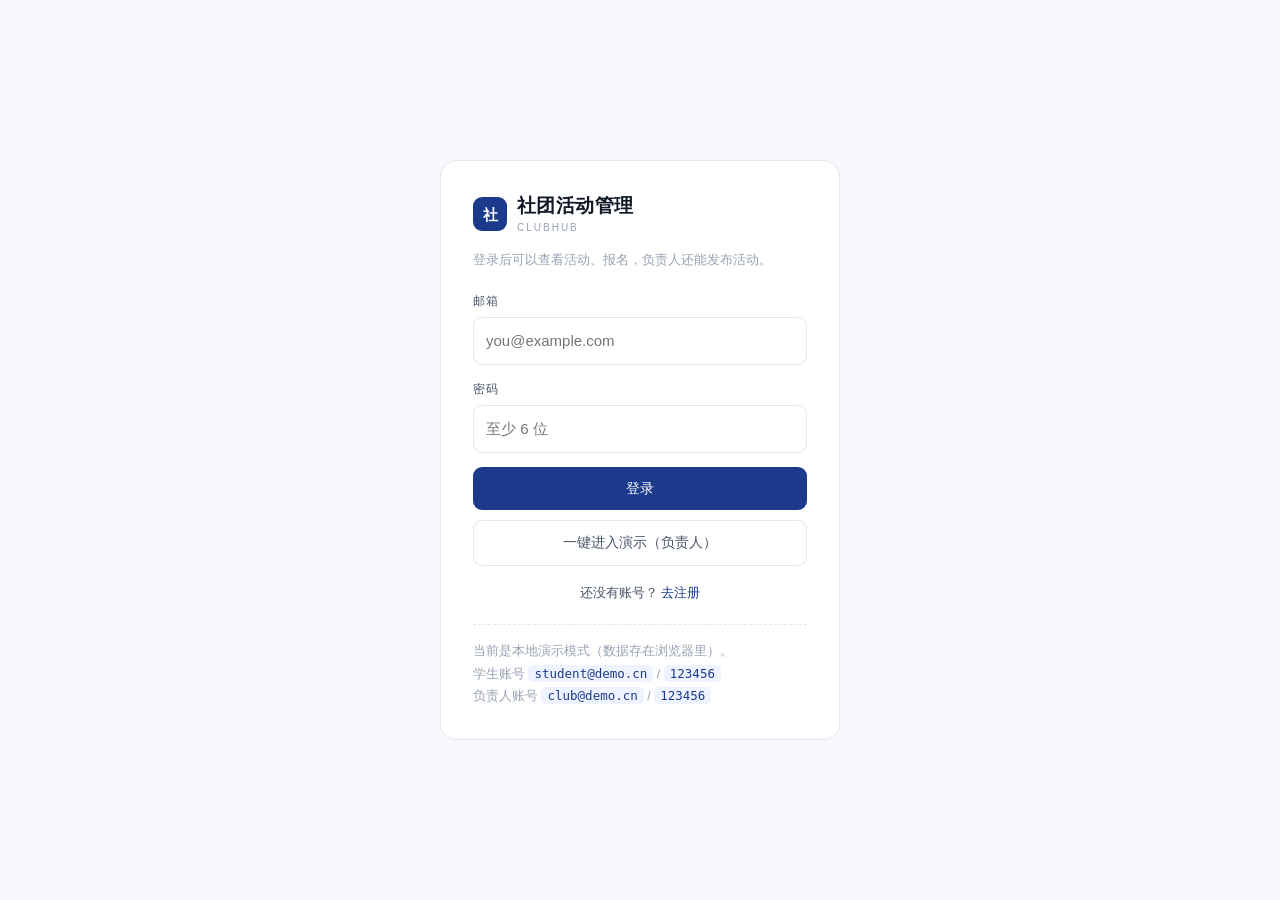
<file: demo-clubhub.html>
<!doctype html>
<html lang="zh-CN">
<head>
<meta charset="utf-8" />
<meta name="viewport" content="width=device-width, initial-scale=1" />
<title>社团活动管理 · ClubHub</title>
<style>
  :root{
    --bg:#f6f8fc; --card:#fff; --ink:#101828; --soft:#475467; --muted:#98a2b3;
    --line:#e4e7ec; --blue:#1b3a8b; --blue-soft:#eef3ff;
    --radius:12px;
  }
  *{box-sizing:border-box}
  body{margin:0;background:var(--bg);color:var(--ink);
    font:15px/1.7 "Segoe UI","PingFang SC","Microsoft YaHei",sans-serif}
  a{color:inherit;text-decoration:none}
  button{font:inherit;cursor:pointer}
  h1,h2,h3{margin:0;line-height:1.35}
  .wrap{max-width:1080px;margin:0 auto;padding:0 24px}

  /* 登录 */
  .login{min-height:100vh;display:grid;place-items:center;padding:32px 20px}
  .login-card{width:100%;max-width:400px;background:var(--card);border:1px solid var(--line);
    border-radius:16px;padding:32px}
  .brand{display:flex;align-items:center;gap:10px;margin-bottom:6px}
  .brand-mark{width:34px;height:34px;border-radius:9px;background:var(--blue);color:#fff;
    display:grid;place-items:center;font-weight:700;font-size:15px}
  .brand h1{font-size:19px;letter-spacing:.02em}
  .brand small{display:block;font-size:10px;letter-spacing:.2em;color:var(--muted)}
  .hint{font-size:12.5px;color:var(--muted);margin:14px 0 20px}
  .field{display:block;margin-bottom:14px}
  .field span{display:block;font-size:12px;color:var(--soft);margin-bottom:6px;letter-spacing:.06em}
  .field input{width:100%;padding:10px 12px;border:1px solid var(--line);border-radius:9px;
    background:#fff;font:inherit;color:var(--ink);outline:none;transition:border-color .2s}
  .field input:focus{border-color:var(--blue)}
  .btn{border:0;border-radius:9px;padding:10px 18px;font-size:14px;
    background:var(--blue);color:#fff;transition:opacity .2s}
  .btn:hover{opacity:.92}
  .btn.block{width:100%}
  .btn.ghost{background:transparent;border:1px solid var(--line);color:var(--soft)}
  .btn.ghost:hover{border-color:var(--blue);color:var(--blue);opacity:1}
  .btn.small{padding:6px 12px;font-size:12.5px;border-radius:7px}
  .switch{margin-top:16px;font-size:13px;color:var(--soft);text-align:center}
  .switch button{color:var(--blue);background:none;border:0;padding:0;font:inherit}
  .demo-box{margin-top:20px;padding-top:16px;border-top:1px dashed var(--line);font-size:12.5px;color:var(--muted)}
  .demo-box code{background:var(--blue-soft);color:var(--blue);padding:1px 6px;border-radius:5px}

  /* 应用外壳 */
  .top{background:#fff;border-bottom:1px solid var(--line);position:sticky;top:0;z-index:10}
  .top-in{max-width:1080px;margin:0 auto;padding:12px 24px;display:flex;align-items:center;gap:18px}
  .top .brand{margin:0}
  .nav{display:flex;gap:6px;margin-left:14px}
  .nav button{background:none;border:0;padding:8px 14px;border-radius:8px;color:var(--soft);font-size:14px}
  .nav button.on{background:var(--blue-soft);color:var(--blue);font-weight:600}
  .user{margin-left:auto;display:flex;align-items:center;gap:10px;font-size:13px;color:var(--soft)}
  .role{font-size:11px;padding:2px 8px;border-radius:999px;background:var(--blue-soft);color:var(--blue)}

  main{padding:28px 0 60px}
  .page-head{display:flex;align-items:flex-end;gap:16px;margin-bottom:18px}
  .page-head h2{font-size:22px;letter-spacing:.01em}
  .page-head p{margin:0;font-size:13px;color:var(--muted)}
  .page-head .grow{flex:1}

  .stats{display:grid;grid-template-columns:repeat(3,1fr);gap:12px;margin-bottom:22px}
  .stat{background:var(--card);border:1px solid var(--line);border-radius:var(--radius);padding:16px 18px}
  .stat b{display:block;font-size:24px;line-height:1.3;color:var(--blue);font-variant-numeric:tabular-nums}
  .stat span{font-size:12px;color:var(--muted);letter-spacing:.08em}

  .filters{display:flex;flex-wrap:wrap;gap:8px;margin-bottom:16px}
  .chip{padding:6px 14px;border:1px solid var(--line);border-radius:999px;background:#fff;
    color:var(--soft);font-size:13px;transition:.2s}
  .chip.on{background:var(--blue);border-color:var(--blue);color:#fff}

  .list{display:grid;gap:12px}
  .act{background:var(--card);border:1px solid var(--line);border-radius:var(--radius);padding:18px 20px;
    display:grid;grid-template-columns:1fr auto;gap:8px 20px;align-items:start;transition:border-color .2s}
  .act:hover{border-color:#c7d2e8}
  .act h3{font-size:17px}
  .act .meta{margin-top:6px;font-size:12.5px;color:var(--muted);display:flex;flex-wrap:wrap;gap:4px 16px}
  .act .club{display:inline-block;font-size:11.5px;color:var(--blue);background:var(--blue-soft);
    padding:1px 9px;border-radius:6px;margin-right:8px}
  .act .desc{margin-top:8px;font-size:13.5px;color:var(--soft)}
  .bar{margin-top:12px;height:5px;border-radius:999px;background:#eef1f6;overflow:hidden}
  .bar i{display:block;height:100%;background:var(--blue);border-radius:999px}
  .side{display:flex;flex-direction:column;align-items:flex-end;gap:10px}
  .seats{font-size:12px;color:var(--muted);font-variant-numeric:tabular-nums}
  .state{font-size:12.5px;color:var(--blue);border:1px solid var(--blue-soft);background:var(--blue-soft);
    padding:5px 12px;border-radius:999px}

  .empty{padding:36px;text-align:center;color:var(--muted);border:1px dashed var(--line);border-radius:var(--radius);background:#fff}

  /* 管理 */
  .panel{background:#fff;border:1px solid var(--line);border-radius:var(--radius);padding:22px;margin-bottom:16px}
  .grid2{display:grid;grid-template-columns:1fr 1fr;gap:12px}
  .grid2 .field{margin:0}
  .panel h3{font-size:15px;margin-bottom:14px}

  table{width:100%;border-collapse:collapse;font-size:13.5px}
  th,td{text-align:left;padding:10px 8px;border-bottom:1px solid var(--line)}
  th{font-size:12px;color:var(--muted);font-weight:500;letter-spacing:.06em}
  td .btn{margin-left:4px}

  .toast{position:fixed;left:50%;bottom:28px;transform:translateX(-50%) translateY(20px);
    background:#111827;color:#fff;padding:10px 18px;border-radius:9px;font-size:13px;
    opacity:0;pointer-events:none;transition:.25s}
  .toast.show{opacity:1;transform:translateX(-50%) translateY(0)}

  @media (max-width:760px){
    .nav{display:none}
    .stats{grid-template-columns:1fr}
    .act{grid-template-columns:1fr}
    .side{flex-direction:row;align-items:center;justify-content:space-between}
    .grid2{grid-template-columns:1fr}
  }
</style>
</head>
<body>

<div id="app"></div>
<div class="toast" id="toast"></div>

<script>
window.APP_CONFIG = {
  // 填上这两个值就切换到真实 Supabase；留空则进入本地演示模式
  supabaseUrl: "",
  supabaseAnonKey: ""
};
</script>

<script>
(function () {
  "use strict";

  var CONFIG = window.APP_CONFIG || {};
  var DEMO = !CONFIG.supabaseUrl || !CONFIG.supabaseAnonKey;
  var KEY = "clubhub.demo.v2";
  var SESSION_KEY = "clubhub.session";

  var app = document.getElementById("app");
  var toastEl = document.getElementById("toast");

  var state = {
    user: null,          // { id, name, role }
    view: "list",        // list | mine | manage
    filter: "全部",
    activities: [],
    clubs: [],
    stats: {},
    mine: [],
    authMode: "signin",  // signin | signup
    busy: false
  };

  /* ---------------- 工具 ---------------- */
  function toast(msg) {
    toastEl.textContent = msg;
    toastEl.classList.add("show");
    clearTimeout(toast.t);
    toast.t = setTimeout(function () { toastEl.classList.remove("show"); }, 2400);
  }
  function money(n) { return n; }
  function fmt(iso) {
    var d = new Date(iso);
    if (isNaN(d)) return iso;
    var p = function (n) { return n < 10 ? "0" + n : "" + n; };
    return d.getFullYear() + "-" + p(d.getMonth() + 1) + "-" + p(d.getDate()) + " " + p(d.getHours()) + ":" + p(d.getMinutes());
  }
  function esc(s) {
    return String(s == null ? "" : s)
      .replace(/&/g, "&amp;").replace(/</g, "&lt;")
      .replace(/>/g, "&gt;").replace(/"/g, "&quot;");
  }

  /* ---------------- 演示模式的数据层 ---------------- */
  function seed() {
    var now = Date.now(), day = 86400000;
    return {
      users: [
        { id: "u1", email: "student@demo.cn", password: "123456", name: "林一", role: "student" },
        { id: "u2", email: "club@demo.cn", password: "123456", name: "陈默", role: "organizer" }
      ],
      clubs: [
        { id: "c1", name: "摄影社", description: "每月一次外拍，器材可以借。" },
        { id: "c2", name: "跑步社", description: "每周三、周六晚操场集合。" },
        { id: "c3", name: "辩论队", description: "赛前集训与模拟赛，欢迎旁听。" }
      ],
      activities: [
        { id: "a1", club_id: "c1", title: "校园夜景外拍", description: "带上相机，没有器材也可以来，社里有两台备用机。",
          location: "图书馆北门集合", starts_at: new Date(now + 3 * day).toISOString(), capacity: 20, status: "open", created_by: "u2" },
        { id: "a2", club_id: "c2", title: "十公里拉练", description: "配速分 6 分和 7 分两组，跑完一起吃饭。",
          location: "东操场", starts_at: new Date(now + 5 * day).toISOString(), capacity: 30, status: "open", created_by: "u2" },
        { id: "a3", club_id: "c3", title: "新生辩论赛模拟场", description: "正反双方各四辩，赛后复盘。",
          location: "文学院 302", starts_at: new Date(now + 7 * day).toISOString(), capacity: 16, status: "open", created_by: "u2" },
        { id: "a4", club_id: "c1", title: "毕业季人像拍摄", description: "给大四同学拍一组毕业照，需要有人帮忙打光。",
          location: "南门草坪", starts_at: new Date(now + 9 * day).toISOString(), capacity: 12, status: "open", created_by: "u2" }
      ],
      registrations: [
        { id: "r1", activity_id: "a2", user_id: "u1", status: "registered", note: "", created_at: new Date(now - day).toISOString() }
      ]
    };
  }
  function loadDemo() {
    try {
      var raw = localStorage.getItem(KEY);
      if (raw) return JSON.parse(raw);
    } catch (e) { /* ignore */ }
    var data = seed();
    saveDemo(data);
    return data;
  }
  function saveDemo(data) {
    try { localStorage.setItem(KEY, JSON.stringify(data)); } catch (e) { /* ignore */ }
  }
  function demoUser(data, email, password) {
    for (var i = 0; i < data.users.length; i++) {
      if (data.users[i].email === email && data.users[i].password === password) return data.users[i];
    }
    return null;
  }

  /* ---------------- Supabase 数据层 ---------------- */
  function headers(extra) {
    var h = { apikey: CONFIG.supabaseAnonKey, "Content-Type": "application/json" };
    if (state.token) h.Authorization = "Bearer " + state.token;
    if (extra) Object.keys(extra).forEach(function (k) { h[k] = extra[k]; });
    return h;
  }
  function api(path, opts) {
    opts = opts || {};
    return fetch(CONFIG.supabaseUrl + path, {
      method: opts.method || "GET",
      headers: headers(opts.headers),
      body: opts.body ? JSON.stringify(opts.body) : undefined
    }).then(function (r) {
      return r.text().then(function (text) {
        var data = text ? JSON.parse(text) : null;
        if (!r.ok) throw new Error((data && (data.message || data.error_description || data.hint)) || ("请求失败 " + r.status));
        return data;
      });
    });
  }

  var store = {
    demo: DEMO,

    signIn: function (email, password) {
      if (DEMO) {
        var data = loadDemo();
        var u = demoUser(data, email, password);
        if (!u) return Promise.reject(new Error("账号或密码不对，试试下面的演示账号"));
        state.user = { id: u.id, name: u.name, role: u.role };
        return Promise.resolve(state.user);
      }
      return fetch(CONFIG.supabaseUrl + "/auth/v1/token?grant_type=password", {
        method: "POST",
        headers: { apikey: CONFIG.supabaseAnonKey, "Content-Type": "application/json" },
        body: JSON.stringify({ email: email, password: password })
      }).then(function (r) { return r.json().then(function (d) { if (!r.ok) throw new Error(d.error_description || "登录失败"); return d; }); })
        .then(function (session) {
          state.token = session.access_token;
          return api("/rest/v1/profiles?select=*&id=eq." + session.user.id);
        })
        .then(function (rows) {
          var p = rows[0] || {};
          state.user = { id: p.id, name: p.full_name || "同学", role: p.role || "student" };
          try { localStorage.setItem(SESSION_KEY, JSON.stringify({ token: state.token, user: state.user })); } catch (e) {}
          return state.user;
        });
    },

    signUp: function (email, password, name) {
      if (DEMO) return Promise.reject(new Error("演示模式下请直接用演示账号登录"));
      return fetch(CONFIG.supabaseUrl + "/auth/v1/signup", {
        method: "POST",
        headers: { apikey: CONFIG.supabaseAnonKey, "Content-Type": "application/json" },
        body: JSON.stringify({ email: email, password: password, data: { full_name: name } })
      }).then(function (r) { return r.json().then(function (d) { if (!r.ok) throw new Error(d.msg || d.error_description || "注册失败"); return d; }); });
    },

    signOut: function () {
      state.user = null; state.token = null;
      try { localStorage.removeItem(SESSION_KEY); } catch (e) {}
      return Promise.resolve();
    },

    load: function () {
      if (DEMO) {
        var data = loadDemo();
        state.clubs = data.clubs.slice();
        state.activities = data.activities.map(function (a) {
          var regs = data.registrations.filter(function (r) { return r.activity_id === a.id && r.status === "registered"; });
          return Object.assign({}, a, { registered: regs.length });
        }).sort(function (a, b) { return a.starts_at < b.starts_at ? -1 : 1; });
        state.mine = data.registrations
          .filter(function (r) { return r.user_id === state.user.id && r.status === "registered"; })
          .map(function (r) { return r.activity_id; });
        return Promise.resolve();
      }

      return Promise.all([
        api("/rest/v1/activities?select=*&order=starts_at.asc"),
        api("/rest/v1/clubs?select=*"),
        api("/rest/v1/rpc/activity_stats"),
        api("/rest/v1/registrations?select=activity_id&status=eq.registered&user_id=eq." + state.user.id)
      ]).then(function (res) {
        var statsMap = {};
        res[2].forEach(function (s) { statsMap[s.activity_id] = s; });
        state.clubs = res[1];
        state.activities = res[0].map(function (a) {
          var s = statsMap[a.id] || { registered: 0, remaining: a.capacity };
          return Object.assign({}, a, { registered: s.registered, remaining: s.remaining });
        });
        state.mine = res[3].map(function (r) { return r.activity_id; });
      });
    },

    register: function (activityId) {
      if (DEMO) {
        var data = loadDemo();
        var act = data.activities.filter(function (a) { return a.id === activityId; })[0];
        var taken = data.registrations.filter(function (r) {
          return r.activity_id === activityId && r.status === "registered";
        }).length;
        if (act.status !== "open") return Promise.reject(new Error("该活动已关闭报名"));
        if (taken >= act.capacity) return Promise.reject(new Error("名额已满"));
        var exists = data.registrations.filter(function (r) {
          return r.activity_id === activityId && r.user_id === state.user.id;
        })[0];
        if (exists) { exists.status = "registered"; }
        else {
          data.registrations.push({
            id: "r" + Date.now(), activity_id: activityId, user_id: state.user.id,
            status: "registered", note: "", created_at: new Date().toISOString()
          });
        }
        saveDemo(data);
        return Promise.resolve();
      }
      return api("/rest/v1/registrations?on_conflict=activity_id,user_id", {
        method: "POST",
        headers: { Prefer: "resolution=merge-duplicates,return=minimal" },
        body: { activity_id: activityId, user_id: state.user.id, status: "registered" }
      });
    },

    cancel: function (activityId) {
      if (DEMO) {
        var data = loadDemo();
        data.registrations.forEach(function (r) {
          if (r.activity_id === activityId && r.user_id === state.user.id) r.status = "cancelled";
        });
        saveDemo(data);
        return Promise.resolve();
      }
      return api("/rest/v1/registrations?activity_id=eq." + activityId + "&user_id=eq." + state.user.id, {
        method: "PATCH",
        body: { status: "cancelled" }
      });
    },

    createActivity: function (payload) {
      if (DEMO) {
        var data = loadDemo();
        data.activities.push({
          id: "a" + Date.now(), club_id: payload.club_id, title: payload.title,
          description: payload.description, location: payload.location,
          starts_at: payload.starts_at, capacity: payload.capacity,
          status: "open", created_by: state.user.id
        });
        saveDemo(data);
        return Promise.resolve();
      }
      return api("/rest/v1/activities", {
        method: "POST",
        headers: { Prefer: "return=minimal" },
        body: Object.assign({}, payload, { created_by: state.user.id })
      });
    },

    setStatus: function (activityId, status) {
      if (DEMO) {
        var data = loadDemo();
        data.activities.forEach(function (a) { if (a.id === activityId) a.status = status; });
        saveDemo(data);
        return Promise.resolve();
      }
      return api("/rest/v1/activities?id=eq." + activityId, {
        method: "PATCH", body: { status: status }
      });
    }
  };

  /* ---------------- 渲染 ---------------- */
  function loginView() {
    var isSignup = state.authMode === "signup";
    return '' +
      '<div class="login"><div class="login-card">' +
        '<div class="brand"><span class="brand-mark">社</span>' +
          '<div><h1>社团活动管理</h1><small>CLUBHUB</small></div></div>' +
        '<p class="hint">登录后可以查看活动、报名，负责人还能发布活动。</p>' +
        '<form id="authForm">' +
          (isSignup ? '<label class="field"><span>姓名</span><input name="name" required placeholder="你的名字" /></label>' : '') +
          '<label class="field"><span>邮箱</span><input name="email" type="email" required placeholder="you@example.com" /></label>' +
          '<label class="field"><span>密码</span><input name="password" type="password" required minlength="6" placeholder="至少 6 位" /></label>' +
          '<button class="btn block" type="submit">' + (isSignup ? "注册" : "登录") + '</button>' +
        '</form>' +
        (DEMO && !isSignup
          ? '<button class="btn ghost block" type="button" data-demo style="margin-top:10px">一键进入演示（负责人）</button>'
          : '') +
        '<p class="switch">' + (isSignup ? "已经有账号？" : "还没有账号？") +
          ' <button type="button" data-auth="' + (isSignup ? "signin" : "signup") + '">' +
          (isSignup ? "去登录" : "去注册") + '</button></p>' +
        (DEMO ? '<div class="demo-box">当前是本地演示模式（数据存在浏览器里）。<br>' +
          '学生账号 <code>student@demo.cn</code> / <code>123456</code><br>' +
          '负责人账号 <code>club@demo.cn</code> / <code>123456</code></div>' : '') +
      '</div></div>';
  }

  function shell(inner) {
    var role = state.user.role === "organizer" ? "负责人" : "学生";
    return '' +
      '<header class="top"><div class="top-in">' +
        '<div class="brand"><span class="brand-mark">社</span>' +
          '<div><h1>社团活动管理</h1><small>CLUBHUB</small></div></div>' +
        '<nav class="nav">' +
          '<button data-view="list" class="' + (state.view === "list" ? "on" : "") + '">活动</button>' +
          '<button data-view="mine" class="' + (state.view === "mine" ? "on" : "") + '">我的报名</button>' +
          (state.user.role === "organizer" ? '<button data-view="manage" class="' + (state.view === "manage" ? "on" : "") + '">管理</button>' : '') +
        '</nav>' +
        '<div class="user"><span>' + esc(state.user.name) + '</span>' +
          '<span class="role">' + role + '</span>' +
          '<button class="btn ghost small" data-act="logout">退出</button></div>' +
      '</div></header>' +
      '<main><div class="wrap">' + inner + '</div></main>';
  }

  function statsHTML() {
    var total = state.activities.length;
    var regs = state.activities.reduce(function (n, a) { return n + (a.registered || 0); }, 0);
    var mine = state.mine.length;
    return '<section class="stats">' +
      '<div class="stat"><b>' + total + '</b><span>在招活动</span></div>' +
      '<div class="stat"><b>' + regs + '</b><span>累计报名</span></div>' +
      '<div class="stat"><b>' + mine + '</b><span>我的报名</span></div>' +
    '</section>';
  }

  function activityCard(a) {
    var club = state.clubs.filter(function (c) { return c.id === a.club_id; })[0] || { name: "未分组" };
    var taken = a.registered || 0;
    var pct = Math.min(100, Math.round((taken / a.capacity) * 100));
    var mine = state.mine.indexOf(a.id) > -1;
    var closed = a.status !== "open";
    var full = taken >= a.capacity;

    var action;
    if (mine) action = '<button class="btn ghost small" data-cancel="' + a.id + '">取消报名</button>';
    else if (closed) action = '<span class="seats">已关闭</span>';
    else if (full) action = '<span class="seats">已满</span>';
    else action = '<button class="btn small" data-reg="' + a.id + '">报名</button>';

    return '<article class="act">' +
      '<div><h3><span class="club">' + esc(club.name) + '</span>' + esc(a.title) + '</h3>' +
        '<div class="meta"><span>' + fmt(a.starts_at) + '</span><span>' + esc(a.location) + '</span></div>' +
        '<p class="desc">' + esc(a.description) + '</p>' +
        '<div class="bar"><i style="width:' + pct + '%"></i></div>' +
      '</div>' +
      '<div class="side"><span class="seats">' + taken + " / " + a.capacity + ' 人</span>' +
        (mine ? '<span class="state">已报名</span>' : '') + action + '</div>' +
    '</article>';
  }

  function listView() {
    var clubs = ["全部"].concat(state.clubs.map(function (c) { return c.name; }));
    var chips = clubs.map(function (name) {
      return '<button class="chip' + (state.filter === name ? " on" : "") + '" data-filter="' + esc(name) + '">' + esc(name) + '</button>';
    }).join("");

    var list = state.activities.filter(function (a) {
      if (state.filter === "全部") return true;
      var club = state.clubs.filter(function (c) { return c.id === a.club_id; })[0];
      return club && club.name === state.filter;
    });

    return shell(
      '<div class="page-head"><div class="grow"><h2>活动</h2>' +
        '<p>按社团筛选，点「报名」占位；名额由数据库约束兜底。</p></div></div>' +
      statsHTML() +
      '<div class="filters">' + chips + '</div>' +
      '<div class="list">' + (list.length ? list.map(activityCard).join("") : '<div class="empty">这个社团还没有活动。</div>') + '</div>'
    );
  }

  function mineView() {
    var mine = state.activities.filter(function (a) { return state.mine.indexOf(a.id) > -1; });
    return shell(
      '<div class="page-head"><div class="grow"><h2>我的报名</h2><p>已报名的活动，可以在这里取消。</p></div></div>' +
      '<div class="list">' + (mine.length ? mine.map(activityCard).join("") : '<div class="empty">还没有报名任何活动。</div>') + '</div>'
    );
  }

  function manageView() {
    var clubOptions = state.clubs.map(function (c) {
      return '<option value="' + c.id + '">' + esc(c.name) + '</option>';
    }).join("");

    var rows = state.activities.map(function (a) {
      var club = state.clubs.filter(function (c) { return c.id === a.club_id; })[0] || { name: "-" };
      return '<tr><td>' + esc(a.title) + '</td><td>' + esc(club.name) + '</td>' +
        '<td>' + fmt(a.starts_at) + '</td>' +
        '<td>' + (a.registered || 0) + " / " + a.capacity + '</td>' +
        '<td>' + (a.status === "open" ? "报名中" : "已关闭") + '</td>' +
        '<td><button class="btn ghost small" data-toggle="' + a.id + '">' +
          (a.status === "open" ? "关闭" : "开放") + '</button></td></tr>';
    }).join("");

    return shell(
      '<div class="page-head"><div class="grow"><h2>管理</h2><p>负责人可以发布活动、开关报名。</p></div></div>' +
      '<section class="panel"><h3>发布新活动</h3>' +
        '<form id="createForm">' +
          '<div class="grid2">' +
            '<label class="field"><span>活动名称</span><input name="title" required placeholder="例如：校园夜景外拍" /></label>' +
            '<label class="field"><span>所属社团</span><select name="club_id" required style="width:100%;padding:10px 12px;border:1px solid var(--line);border-radius:9px;background:#fff;font:inherit">' + clubOptions + '</select></label>' +
            '<label class="field"><span>开始时间</span><input name="starts_at" type="datetime-local" required /></label>' +
            '<label class="field"><span>人数上限</span><input name="capacity" type="number" min="1" max="500" value="30" required /></label>' +
            '<label class="field"><span>地点</span><input name="location" placeholder="例如：图书馆北门" /></label>' +
            '<label class="field"><span>一句话说明</span><input name="description" placeholder="活动内容、需要准备什么" /></label>' +
          '</div>' +
          '<button class="btn" type="submit" style="margin-top:14px">发布</button>' +
        '</form>' +
      '</section>' +
      '<section class="panel"><h3>全部活动</h3>' +
        '<table><thead><tr><th>活动</th><th>社团</th><th>时间</th><th>报名</th><th>状态</th><th></th></tr></thead>' +
        '<tbody>' + (rows || '<tr><td colspan="6">还没有活动。</td></tr>') + '</tbody></table>' +
      '</section>'
    );
  }

  function render() {
    if (!state.user) { app.innerHTML = loginView(); return; }
    if (state.view === "mine") app.innerHTML = mineView();
    else if (state.view === "manage" && state.user.role === "organizer") app.innerHTML = manageView();
    else app.innerHTML = listView();
  }

  function refresh() {
    return store.load().then(render).catch(function (e) { toast(e.message); render(); });
  }

  /* ---------------- 事件 ---------------- */
  document.addEventListener("click", function (e) {
    var t = e.target.closest ? e.target.closest("[data-auth],[data-view],[data-act],[data-filter],[data-reg],[data-cancel],[data-toggle],[data-demo]") : null;
    if (!t) return;

    if (t.hasAttribute("data-demo")) {
      store.signIn("club@demo.cn", "123456").then(function () {
        state.view = "list";
        return refresh();
      }).catch(function (err) { toast(err.message); });
      return;
    }
    if (t.hasAttribute("data-auth")) {
      state.authMode = t.getAttribute("data-auth");
      render();
      return;
    }
    if (t.hasAttribute("data-view")) {
      state.view = t.getAttribute("data-view");
      render();
      if (state.view === "manage") refresh();
      return;
    }
    if (t.getAttribute("data-act") === "logout") {
      store.signOut().then(function () { state.view = "list"; render(); });
      return;
    }
    if (t.hasAttribute("data-filter")) {
      state.filter = t.getAttribute("data-filter");
      render();
      return;
    }
    if (t.hasAttribute("data-reg")) {
      var id = t.getAttribute("data-reg");
      store.register(id).then(function () {
        toast("报名成功");
        state.view = "mine";
        return refresh();
      }).catch(function (e) { toast(e.message); });
      return;
    }
    if (t.hasAttribute("data-cancel")) {
      store.cancel(t.getAttribute("data-cancel")).then(function () {
        toast("已取消报名");
        return refresh();
      }).catch(function (e) { toast(e.message); });
      return;
    }
    if (t.hasAttribute("data-toggle")) {
      var aid = t.getAttribute("data-toggle");
      var act = state.activities.filter(function (a) { return a.id === aid; })[0];
      store.setStatus(aid, act.status === "open" ? "closed" : "open").then(function () {
        toast("状态已更新");
        return refresh();
      }).catch(function (e) { toast(e.message); });
    }
  });

  document.addEventListener("submit", function (e) {
    if (e.target.id === "authForm") {
      e.preventDefault();
      var f = e.target;
      var el = f.elements;
      var email = el.email.value.trim(), password = el.password.value;
      var name = el.name ? el.name.value.trim() : "";
      var run = state.authMode === "signup"
        ? store.signUp(email, password, name).then(function () { toast("注册成功，请用邮箱登录"); state.authMode = "signin"; render(); })
        : store.signIn(email, password).then(function () { state.view = "list"; return refresh(); });
      run.catch(function (err) { toast(err.message); });
    }

    if (e.target.id === "createForm") {
      e.preventDefault();
      var form = e.target;
      var f = form.elements;
      var payload = {
        title: f.title.value.trim(),
        club_id: f.club_id.value,
        starts_at: new Date(f.starts_at.value).toISOString(),
        capacity: parseInt(f.capacity.value, 10),
        location: f.location.value.trim(),
        description: f.description.value.trim()
      };
      if (!payload.title) { toast("活动名称不能为空"); return; }
      store.createActivity(payload).then(function () {
        toast("已发布");
        form.reset();
        return refresh();
      }).catch(function (err) { toast(err.message); });
    }
  });

  /* ---------------- 启动 ---------------- */
  function boot() {
    if (DEMO) {
      // 作品集里用 ?as=organizer / ?as=student 直接进演示，省掉登录这一步
      var m = location.search.match(/[?&]as=(student|organizer)/);
      if (m) {
        state.user = m[1] === "organizer"
          ? { id: "u2", name: "陈默", role: "organizer" }
          : { id: "u1", name: "林一", role: "student" };
        state.view = "list";
        refresh();
        return;
      }
      render();
      return;
    }
    var saved = null;
    try { saved = JSON.parse(localStorage.getItem(SESSION_KEY) || "null"); } catch (e) {}
    if (saved && saved.token) {
      state.token = saved.token;
      state.user = saved.user;
      refresh();
    } else {
      render();
    }
  }

  boot();
})();
</script>
</body>
</html>
</file>
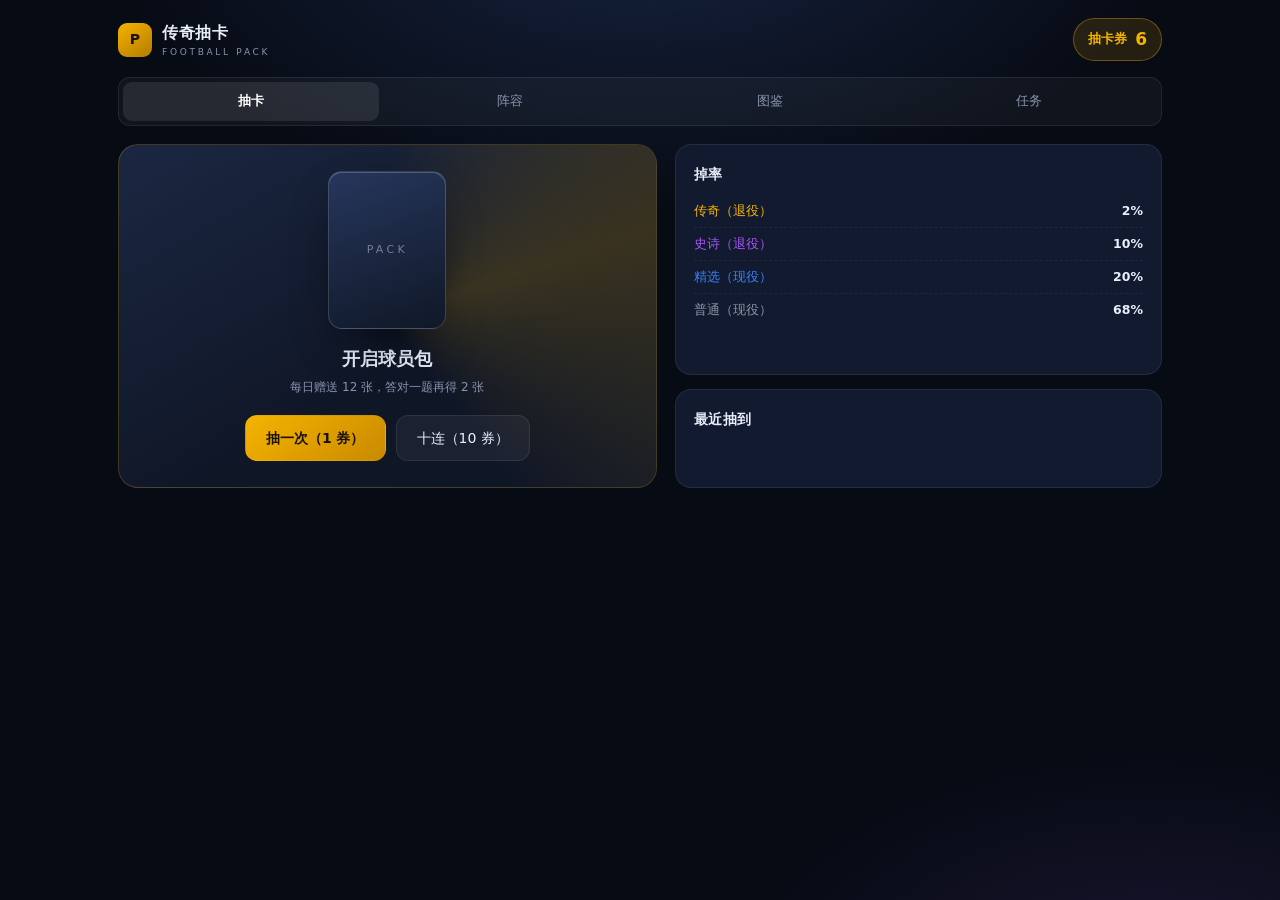
<file: demo-gacha.html>
<!doctype html>
<html lang="zh-CN">
<head>
<meta charset="utf-8" />
<meta name="viewport" content="width=device-width, initial-scale=1" />
<title>传奇抽卡 · Football Pack</title>
<style>
  :root{
    --bg:#070b14;
    --panel:#111a2e;
    --line:rgba(255,255,255,.08);
    --ink:#e9eefb;
    --muted:#8794ad;
    --gold:#f5b301;
    --blue:#3b82f6;
    --purple:#a855f7;
    --gray:#8b93a7;
  }
  *{box-sizing:border-box}
  body{
    margin:0;min-height:100vh;color:var(--ink);
    font:14px/1.6 "PingFang SC","Microsoft YaHei","Segoe UI",system-ui,sans-serif;
    background:
      radial-gradient(900px 500px at 50% -10%, #16233f 0%, transparent 60%),
      radial-gradient(700px 400px at 90% 110%, #1a1530 0%, transparent 60%),
      var(--bg);
    -webkit-font-smoothing:antialiased;
  }
  button{font:inherit;color:inherit;cursor:pointer;border:0;background:none}
  .app{max-width:1080px;margin:0 auto;padding:18px 18px 40px}

  .top{display:flex;align-items:center;gap:14px;margin-bottom:16px}
  .logo{display:flex;align-items:center;gap:10px}
  .logo i{width:34px;height:34px;border-radius:9px;display:grid;place-items:center;
    background:linear-gradient(145deg,#f5b301,#b47b00);color:#1a1200;font-style:normal;font-weight:800}
  .logo b{display:block;font-size:16px;letter-spacing:.04em}
  .logo span{display:block;font-size:9px;letter-spacing:.3em;color:var(--muted)}
  .tickets{margin-left:auto;display:flex;align-items:center;gap:8px;
    padding:7px 14px;border-radius:999px;border:1px solid rgba(245,179,1,.35);
    background:rgba(245,179,1,.12);color:var(--gold);font-size:13px;font-weight:600}
  .tickets em{font-style:normal;font-size:17px;font-variant-numeric:tabular-nums}

  .tabs{display:flex;gap:4px;padding:4px;border-radius:12px;background:rgba(255,255,255,.04);
    border:1px solid var(--line);margin-bottom:18px}
  .tabs button{flex:1;padding:9px 8px;border-radius:9px;font-size:13px;color:var(--muted);transition:.2s}
  .tabs button.on{background:rgba(255,255,255,.09);color:#fff;font-weight:600}

  .view{display:none}
  .view.on{display:block;animation:fade .3s ease}
  @keyframes fade{from{opacity:0;transform:translateY(6px)}to{opacity:1;transform:none}}

  .draw-wrap{display:grid;grid-template-columns:1.05fr .95fr;gap:18px}
  .pack{position:relative;border-radius:20px;overflow:hidden;
    background:linear-gradient(150deg,#1b2742,#0f1626 60%);
    border:1px solid rgba(245,179,1,.22);min-height:320px;display:grid;place-items:center;padding:26px}
  .pack::before{content:"";position:absolute;inset:-40%;
    background:conic-gradient(from 0deg, transparent, rgba(245,179,1,.18), transparent 40%);
    animation:spin 8s linear infinite}
  @keyframes spin{to{transform:rotate(360deg)}}
  .pack-in{position:relative;text-align:center}
  .pack-art{width:118px;height:158px;margin:0 auto 16px;border-radius:14px;
    background:linear-gradient(160deg,#26365c,#101827);border:1px solid rgba(255,255,255,.16);
    box-shadow:0 20px 50px -20px rgba(0,0,0,.9), inset 0 1px 0 rgba(255,255,255,.2);
    display:grid;place-items:center;position:relative;overflow:hidden}
  .pack-art::after{content:"PACK";font-size:11px;letter-spacing:.3em;color:rgba(255,255,255,.4)}
  .pack-art::before{content:"";position:absolute;inset:0;
    background:linear-gradient(115deg,transparent 30%,rgba(255,255,255,.22) 45%,transparent 60%);
    transform:translateX(-120%);animation:shine 3.2s ease-in-out infinite}
  @keyframes shine{0%{transform:translateX(-120%)}55%,100%{transform:translateX(120%)}}
  .pack h2{font-size:18px;margin:0 0 4px}
  .pack p{margin:0;font-size:12px;color:var(--muted)}
  .draw-btns{display:flex;gap:10px;margin-top:18px}
  .btn{padding:11px 20px;border-radius:12px;border:1px solid var(--line);
    background:rgba(255,255,255,.05);font-size:14px;transition:.2s}
  .btn:hover{background:rgba(255,255,255,.1)}
  .btn.gold{background:linear-gradient(140deg,#f5b301,#c98a00);color:#1a1200;border-color:transparent;font-weight:700}
  .btn.gold:hover{filter:brightness(1.06)}
  .btn:disabled{opacity:.4;cursor:not-allowed;filter:none}

  .side{display:grid;gap:14px}
  .panel{background:var(--panel);border:1px solid var(--line);border-radius:16px;padding:18px}
  .panel h3{margin:0 0 10px;font-size:14px;letter-spacing:.04em}
  .panel p{margin:0;font-size:12.5px;color:var(--muted)}
  .rate{display:flex;justify-content:space-between;padding:6px 0;font-size:12.5px;
    border-bottom:1px dashed rgba(255,255,255,.06)}
  .rate:last-child{border:0}
  .r-legend{color:var(--gold)} .r-epic{color:var(--purple)} .r-featured{color:var(--blue)} .r-common{color:var(--gray)}

  /* ============ 卡牌 ============ */
  .card{position:relative;aspect-ratio:3/4.2;border-radius:12px;overflow:hidden;
    background:linear-gradient(160deg,#16203a,#0a0f1a);
    border:1px solid rgba(255,255,255,.12);isolation:isolate}
  .card::before{content:"";position:absolute;inset:0;z-index:0;opacity:.5}
  .card.legend::before{background:radial-gradient(90% 60% at 50% 0%,rgba(245,179,1,.5),transparent 70%)}
  .card::after{content:"";position:absolute;inset:0;z-index:2;pointer-events:none;
    background:linear-gradient(118deg, rgba(255,255,255,.10) 0%, rgba(255,255,255,.02) 28%,
      rgba(0,0,0,0) 52%, rgba(0,0,0,.22) 100%)}
  .card.epic::before{background:radial-gradient(90% 60% at 50% 0%,rgba(168,85,247,.45),transparent 70%)}
  .card.featured::before{background:radial-gradient(90% 60% at 50% 0%,rgba(59,130,246,.4),transparent 70%)}
  .card.common::before{background:radial-gradient(90% 60% at 50% 0%,rgba(139,147,167,.28),transparent 70%)}
  .card.legend{border-color:rgba(245,179,1,.6);box-shadow:0 0 30px -8px rgba(245,179,1,.55)}
  .card.epic{border-color:rgba(168,85,247,.5);box-shadow:0 0 24px -10px rgba(168,85,247,.5)}
  .card.featured{border-color:rgba(59,130,246,.45)}


  .c-art{position:absolute;inset:0;z-index:1}
  .c-art svg{width:100%;height:100%;display:block}

  .c-top{position:absolute;top:7px;left:8px;right:8px;z-index:3;
    display:flex;align-items:flex-start;justify-content:space-between}
  .c-ovr{font-size:24px;font-weight:800;line-height:1;font-variant-numeric:tabular-nums;
    text-shadow:0 2px 10px rgba(0,0,0,.8)}
  .c-pos{font-size:9.5px;letter-spacing:.16em;color:rgba(255,255,255,.75);margin-top:2px}
  .c-badge{font-size:9px;letter-spacing:.14em;padding:2px 6px;border-radius:5px;
    border:1px solid currentColor;background:rgba(5,8,14,.55)}
  .card.legend .c-badge{color:var(--gold)} .card.epic .c-badge{color:var(--purple)}
  .card.featured .c-badge{color:var(--blue)} .card.common .c-badge{color:var(--gray)}

  .c-bottom{position:absolute;left:0;right:0;bottom:0;z-index:3;padding:18px 8px 8px;
    background:linear-gradient(transparent,rgba(4,7,13,.92) 45%);text-align:center}
  .c-name{font-size:12.5px;font-weight:700;line-height:1.25;letter-spacing:.01em;
    white-space:nowrap;overflow:hidden;text-overflow:ellipsis}
  .c-nat{font-size:9.5px;color:var(--muted);letter-spacing:.08em;margin-top:2px}

  .dup-tag{position:absolute;bottom:30px;left:6px;font-size:9px;padding:1px 6px;border-radius:5px;
    background:rgba(0,0,0,.65);border:1px solid rgba(255,255,255,.25);color:#ffd76a;z-index:4}

  .card.small .c-ovr{font-size:17px}
  .card.small .c-name{font-size:10px}
  .card.small .c-nat{font-size:8px}
  .card.small .c-badge{font-size:8px;padding:1px 4px}
  .card.small .c-bottom{padding:14px 5px 5px}


  /* 阵容 */
  .squad-head{display:flex;flex-wrap:wrap;gap:10px;align-items:center;margin-bottom:14px}
  .squad-head select{padding:9px 12px;border-radius:10px;background:var(--panel);
    border:1px solid var(--line);color:var(--ink);font:inherit}
  .pitch{position:relative;aspect-ratio:16/10;border-radius:16px;border:1px solid rgba(255,255,255,.1);
    background:linear-gradient(180deg, rgba(20,60,40,.55), rgba(12,40,28,.75)),
      repeating-linear-gradient(0deg, rgba(255,255,255,.03) 0 2px, transparent 2px 60px);
    overflow:hidden}
  .pitch::before{content:"";position:absolute;left:50%;top:0;bottom:0;width:1px;background:rgba(255,255,255,.12)}
  .slot{position:absolute;transform:translate(-50%,-50%);width:76px;text-align:center;
    border-radius:10px;padding:5px 4px;background:rgba(8,14,26,.86);
    border:1px solid rgba(255,255,255,.16);font-size:10px;line-height:1.3;transition:.2s}
  .slot:hover{border-color:var(--gold);transform:translate(-50%,-50%) scale(1.04)}
  .slot.empty{color:var(--muted);border-style:dashed}
  .slot b{display:block;font-size:11px;white-space:nowrap;overflow:hidden;text-overflow:ellipsis}
  .slot span{color:var(--gold);font-size:10px}
  .slot .pos{display:block;font-size:9px;letter-spacing:.12em;color:var(--muted)}

  /* 图鉴 */
  .dex-head{display:flex;flex-wrap:wrap;gap:8px;align-items:center;margin-bottom:14px}
  .chip{padding:6px 13px;border-radius:999px;border:1px solid var(--line);font-size:12px;color:var(--muted)}
  .chip.on{border-color:var(--gold);color:var(--gold);background:rgba(245,179,1,.08)}
  .dex-count{margin-left:auto;font-size:12px;color:var(--muted)}
  .grid{display:grid;grid-template-columns:repeat(auto-fill,minmax(112px,1fr));gap:10px}

  /* 任务 */
  .task{display:grid;gap:12px}
  .quiz-q{margin-top:14px;padding-top:12px;border-top:1px solid var(--line)}
  .quiz-q h4{margin:0 0 8px;font-size:13.5px;font-weight:600;line-height:1.6}
  .opts{display:grid;grid-template-columns:1fr 1fr;gap:8px}
  .opt{padding:9px 12px;border-radius:9px;border:1px solid var(--line);text-align:left;
    font-size:13px;background:rgba(255,255,255,.03);transition:.2s}
  .opt:hover{border-color:var(--gold)}
  .opt.right{border-color:#22c55e;background:rgba(34,197,94,.12)}
  .opt.wrong{border-color:#ef4444;background:rgba(239,68,68,.1)}
  .opt:disabled{cursor:default}
  .progress{height:4px;border-radius:999px;background:rgba(255,255,255,.08);margin:10px 0 0;overflow:hidden}
  .progress i{display:block;height:100%;background:var(--gold);transition:width .3s}

  /* 动画层 */
  .overlay{position:fixed;inset:0;z-index:50;display:none;background:rgba(3,6,12,.93);
    -webkit-backdrop-filter:blur(6px);backdrop-filter:blur(6px);overflow:auto;padding:34px 16px}
  .overlay.open{display:grid;place-items:center}
  .flash{position:fixed;inset:0;background:#fff;opacity:0;pointer-events:none;z-index:60}
  .flash.go{animation:flash .5s ease}
  @keyframes flash{0%{opacity:.85}100%{opacity:0}}

  .stage{width:100%;max-width:920px;text-align:center;position:relative}
  .stage.legendary::before{content:"";position:absolute;left:50%;top:44%;width:130vmin;height:130vmin;
    z-index:-1;transform:translate(-50%,-50%);pointer-events:none;
    background:conic-gradient(from 0deg, transparent 0deg 9deg, rgba(245,179,1,.13) 9deg 15deg, transparent 15deg 24deg);
    animation:spin 30s linear infinite}
  .stage-title{font-size:12px;letter-spacing:.4em;color:var(--muted);margin-bottom:18px}
  .reveal-single{display:grid;place-items:center;perspective:1200px}
  .reveal-single .card{width:min(62vw,250px);transform:rotateY(180deg);opacity:0;
    animation:flipIn .6s .35s forwards cubic-bezier(.2,.8,.2,1)}
  @keyframes flipIn{0%{transform:rotateY(180deg) scale(.9);opacity:0}
    100%{transform:rotateY(0) scale(1);opacity:1}}
  .reveal-grid{display:grid;grid-template-columns:repeat(5,1fr);gap:10px}
  .reveal-grid > div{opacity:0;transform:translateY(14px) scale(.92);
    animation:pop .45s forwards cubic-bezier(.2,.8,.2,1)}
  @keyframes pop{to{opacity:1;transform:none}}
  .stage-actions{margin-top:22px;display:flex;gap:10px;justify-content:center}

  .picker{position:fixed;inset:0;z-index:55;display:none;background:rgba(3,6,12,.88);
    -webkit-backdrop-filter:blur(4px);backdrop-filter:blur(4px);padding:40px 16px;overflow:auto}
  .picker.open{display:block}
  .picker-in{max-width:780px;margin:0 auto;background:var(--panel);border:1px solid var(--line);
    border-radius:18px;padding:20px}
  .picker h3{margin:0 0 4px;font-size:16px}
  .picker p{margin:0 0 14px;font-size:12px;color:var(--muted)}

  .toast{position:fixed;left:50%;bottom:26px;transform:translate(-50%,16px);z-index:70;
    background:#101827;border:1px solid rgba(245,179,1,.4);color:#ffe3a3;
    padding:9px 18px;border-radius:10px;font-size:13px;opacity:0;transition:.25s;pointer-events:none}
  .toast.show{opacity:1;transform:translate(-50%,0)}

  @media (max-width:820px){
    .draw-wrap{grid-template-columns:1fr}
    .reveal-grid{grid-template-columns:repeat(2,1fr)}
    .opts{grid-template-columns:1fr}
    .slot{width:64px}
    .pitch{aspect-ratio:4/5}
  }
</style>
</head>
<body>
<div class="app">
  <header class="top">
    <div class="logo"><i>P</i><div><b>传奇抽卡</b><span>FOOTBALL PACK</span></div></div>
    <div class="tickets">抽卡券 <em id="ticketCount">0</em></div>
  </header>

  <nav class="tabs">
    <button data-tab="draw" class="on">抽卡</button>
    <button data-tab="squad">阵容</button>
    <button data-tab="dex">图鉴</button>
    <button data-tab="task">任务</button>
  </nav>

  <section class="view on" id="view-draw">
    <div class="draw-wrap">
      <div class="pack">
        <div class="pack-in">
          <div class="pack-art"></div>
          <h2>开启球员包</h2>
          <p>每日赠送 12 张，答对一题再得 2 张</p>
          <div class="draw-btns">
            <button class="btn gold" id="drawOne">抽一次（1 券）</button>
            <button class="btn" id="drawTen">十连（10 券）</button>
          </div>
        </div>
      </div>
      <div class="side">
        <div class="panel">
          <h3>掉率</h3>
          <div class="rate"><span class="r-legend">传奇（退役）</span><b>2%</b></div>
          <div class="rate"><span class="r-epic">史诗（退役）</span><b>10%</b></div>
          <div class="rate"><span class="r-featured">精选（现役）</span><b>20%</b></div>
          <div class="rate"><span class="r-common">普通（现役）</span><b>68%</b></div>
          
        </div>
        <div class="panel">
          <h3>最近抽到</h3>
          <div class="grid" id="recent" style="grid-template-columns:repeat(3,1fr)"></div>
        </div>
      </div>
    </div>
  </section>

  <section class="view" id="view-squad">
    <div class="squad-head">
      <select id="formation"></select>
      <button class="btn" id="autoFill">自动排阵</button>
      <button class="btn" id="clearSquad">清空</button>
      <span class="dex-count" id="squadAvg"></span>
    </div>
    <div class="pitch" id="pitch"></div>
    <p class="dex-count" style="margin-top:10px">点位置格子选人，阵容保存在本机</p>
  </section>

  <section class="view" id="view-dex">
    <div class="dex-head" id="dexChips"></div>
    <div class="grid" id="dexGrid"></div>
  </section>

  <section class="view" id="view-task">
    <div class="panel">
      <h3>每日签到</h3>
      <p id="dailyText"></p>
      <button class="btn gold" id="claimDaily" style="margin-top:12px">领取今日抽卡券</button>
    </div>
    <div class="panel" style="margin-top:14px">
      <h3>每日答题 · 每天 10 题，答对一题得 2 张</h3>
      <p id="quizText"></p>
      <div class="progress"><i id="quizBar" style="width:0%"></i></div>
      <div id="quizBox"></div>
    </div>
  </section>
</div>

<div class="overlay" id="overlay"><div class="stage" id="stage"></div></div>
<div class="picker" id="picker"><div class="picker-in" id="pickerIn"></div></div>
<div class="flash" id="flash"></div>
<div class="toast" id="toast"></div>

<script>
(function () {
  "use strict";

  /* ================= 球员数据 ================= */
  var RETIRED = [
    "Lev Yashin|SU|GK|96","Gordon Banks|EN|GK|93","Dino Zoff|IT|GK|94","Peter Schmeichel|DK|GK|93",
    "Gianluigi Buffon|IT|GK|95","Iker Casillas|ES|GK|94","Oliver Kahn|DE|GK|94","Jose Luis Chilavert|PY|GK|89",
    "Edwin van der Sar|NL|GK|91","Petr Cech|CZ|GK|92","Sepp Maier|DE|GK|92","Dida|BR|GK|89",
    "Claudio Taffarel|BR|GK|88","Fabien Barthez|FR|GK|88","Jorge Campos|MX|GK|87",
    "Franz Beckenbauer|DE|DF|97","Paolo Maldini|IT|DF|96","Franco Baresi|IT|DF|95","Fabio Cannavaro|IT|DF|93",
    "Alessandro Nesta|IT|DF|93","Gaetano Scirea|IT|DF|92","Giacinto Facchetti|IT|DF|92","Cafu|BR|DF|93",
    "Roberto Carlos|BR|DF|94","Aldair|BR|DF|89","Lucio|BR|DF|89","Nilton Santos|BR|DF|90","Djalma Santos|BR|DF|90",
    "Bobby Moore|EN|DF|94","Rio Ferdinand|EN|DF|91","John Terry|EN|DF|91","Ashley Cole|EN|DF|90",
    "Sol Campbell|EN|DF|88","Carles Puyol|ES|DF|92","Gerard Pique|ES|DF|89","Sergio Ramos|ES|DF|93",
    "Fernando Hierro|ES|DF|90","Philipp Lahm|DE|DF|93","Jurgen Kohler|DE|DF|89","Andreas Brehme|DE|DF|89",
    "Laurent Blanc|FR|DF|89","Lilian Thuram|FR|DF|92","Marcel Desailly|FR|DF|90","Bixente Lizarazu|FR|DF|88",
    "Javier Zanetti|AR|DF|91","Roberto Ayala|AR|DF|89","Jaap Stam|NL|DF|90","Frank de Boer|NL|DF|88",
    "Ronald Koeman|NL|DF|90","Marcelo|BR|DF|90","Dani Alves|BR|DF|90",
    "Zinedine Zidane|FR|MF|97","Michel Platini|FR|MF|95","Diego Maradona|AR|MF|98","Johan Cruyff|NL|MF|96",
    "Andrea Pirlo|IT|MF|93","Gennaro Gattuso|IT|MF|88","Roberto Baggio|IT|MF|93","Kaka|BR|MF|93",
    "Ronaldinho|BR|MF|94","Rivaldo|BR|MF|92","Zico|BR|MF|93","Socrates|BR|MF|89","Falcao|BR|MF|88",
    "Rivelino|BR|MF|89","Juninho Pernambucano|BR|MF|88","Ze Roberto|BR|MF|86","Juan Roman Riquelme|AR|MF|91",
    "Pablo Aimar|AR|MF|88","Juan Sebastian Veron|AR|MF|89","Xavi|ES|MF|94","Andres Iniesta|ES|MF|94",
    "Cesc Fabregas|ES|MF|89","Xabi Alonso|ES|MF|90","David Silva|ES|MF|89","Steven Gerrard|EN|MF|92",
    "Frank Lampard|EN|MF|91","Paul Scholes|EN|MF|91","David Beckham|EN|MF|91","Roy Keane|IE|MF|90",
    "Patrick Vieira|FR|MF|90","Michael Ballack|DE|MF|90","Bastian Schweinsteiger|DE|MF|89","Mesut Ozil|DE|MF|89",
    "Lothar Matthaus|DE|MF|94","Luis Figo|PT|MF|93","Rui Costa|PT|MF|88","Deco|PT|MF|87",
    "Pavel Nedved|CZ|MF|91","Gheorghe Hagi|RO|MF|90","Hristo Stoichkov|BG|MF|89","Enzo Francescoli|UY|MF|88",
    "Jay-Jay Okocha|NG|MF|87","Abedi Pele|GH|MF|87","Bobby Charlton|EN|MF|92","Josef Masopust|CZ|MF|88",
    "Juan Schiaffino|UY|MF|89",
    "Pele|BR|FW|98","Ronaldo|BR|FW|96","Romario|BR|FW|93","Eusebio|PT|FW|94","Gerd Muller|DE|FW|94",
    "Miroslav Klose|DE|FW|89","Jurgen Klinsmann|DE|FW|88","Karl-Heinz Rummenigge|DE|FW|90","Marco van Basten|NL|FW|95",
    "Ruud Gullit|NL|FW|92","Dennis Bergkamp|NL|FW|91","Patrick Kluivert|NL|FW|88","Ruud van Nistelrooy|NL|FW|91",
    "Arjen Robben|NL|FW|91","Robin van Persie|NL|FW|90","Thierry Henry|FR|FW|94","David Trezeguet|FR|FW|89",
    "Eric Cantona|FR|FW|90","Jean-Pierre Papin|FR|FW|88","Zlatan Ibrahimovic|SE|FW|92","Henrik Larsson|SE|FW|88",
    "Raul|ES|FW|92","David Villa|ES|FW|90","Fernando Torres|ES|FW|89","Samuel Etoo|CM|FW|92",
    "Didier Drogba|CI|FW|91","George Weah|LR|FW|90","Nwankwo Kanu|NG|FW|86","Ali Daei|IR|FW|86",
    "Gabriel Batistuta|AR|FW|92","Hernan Crespo|AR|FW|89","Carlos Tevez|AR|FW|89","Sergio Aguero|AR|FW|90",
    "Diego Milito|AR|FW|87","Bebeto|BR|FW|88","Careca|BR|FW|88","Hugo Sanchez|MX|FW|90",
    "Cuauhtemoc Blanco|MX|FW|85","Ivan Zamorano|CL|FW|87","Marcelo Salas|CL|FW|87","Francesco Totti|IT|FW|93",
    "Alessandro Del Piero|IT|FW|91","Luca Toni|IT|FW|86","Filippo Inzaghi|IT|FW|87","Christian Vieri|IT|FW|87",
    "Paolo Rossi|IT|FW|88","Gianfranco Zola|IT|FW|87","Denis Law|SCO|FW|90","Kenny Dalglish|SCO|FW|90",
    "Ferenc Puskas|HU|FW|95","Omar Sivori|AR|FW|88","Alfredo Di Stefano|AR|FW|96","Gary Lineker|EN|FW|88",
    "Alan Shearer|EN|FW|89","Kevin Keegan|EN|FW|88"
  ];

  var ACTIVE = [
    "Alisson|BR|GK|89","Ederson|BR|GK|87","Thibaut Courtois|BE|GK|90","Marc-Andre ter Stegen|DE|GK|88",
    "Manuel Neuer|DE|GK|89","Gianluigi Donnarumma|IT|GK|88","David de Gea|ES|GK|85","Jan Oblak|SI|GK|88",
    "Emiliano Martinez|AR|GK|87","Mike Maignan|FR|GK|86","Yassine Bounou|MA|GK|84","Diogo Costa|PT|GK|84",
    "Unai Simon|ES|GK|83","Gregor Kobel|CH|GK|84",
    "Virgil van Dijk|NL|DF|90","Ruben Dias|PT|DF|89","Antonio Rudiger|DE|DF|87","David Alaba|AT|DF|86",
    "Alphonso Davies|CA|DF|86","Achraf Hakimi|MA|DF|86","Trent Alexander-Arnold|EN|DF|87","Andrew Robertson|SCO|DF|85",
    "Theo Hernandez|FR|DF|85","Jules Kounde|FR|DF|86","William Saliba|FR|DF|86","Josko Gvardiol|HR|DF|85",
    "Alessandro Bastoni|IT|DF|85","Ronald Araujo|UY|DF|85","Eder Militao|BR|DF|84","Marquinhos|BR|DF|85",
    "Kyle Walker|EN|DF|83","John Stones|EN|DF|84","Lisandro Martinez|AR|DF|84","Cristian Romero|AR|DF|85",
    "Kim Min-jae|KR|DF|84","Milan Skriniar|SK|DF|83","Kalidou Koulibaly|SN|DF|83","Ibrahima Konate|FR|DF|84",
    "Dayot Upamecano|FR|DF|83","Pau Cubarsi|ES|DF|82","Nuno Mendes|PT|DF|84","Federico Dimarco|IT|DF|83",
    "Denzel Dumfries|NL|DF|82","Jeremie Frimpong|NL|DF|81","Milos Kerkez|HU|DF|80","Riccardo Calafiori|IT|DF|81",
    "Marcos Acuna|AR|DF|81","Nahuel Molina|AR|DF|82","Jonathan Tah|DE|DF|83","Nico Schlotterbeck|DE|DF|82",
    "Rodri|ES|MF|91","Kevin De Bruyne|BE|MF|90","Luka Modric|HR|MF|89","Jude Bellingham|EN|MF|90",
    "Pedri|ES|MF|87","Gavi|ES|MF|84","Frenkie de Jong|NL|MF|86","Joshua Kimmich|DE|MF|87",
    "Ilkay Gundogan|DE|MF|85","Bernardo Silva|PT|MF|87","Bruno Fernandes|PT|MF|87","Bruno Guimaraes|BR|MF|85",
    "Casemiro|BR|MF|84","Fabinho|BR|MF|83","Enzo Fernandez|AR|MF|84","Alexis Mac Allister|AR|MF|85",
    "Rodrigo De Paul|AR|MF|84","Nicolo Barella|IT|MF|86","Sandro Tonali|IT|MF|84","Federico Valverde|UY|MF|87",
    "Eduardo Camavinga|FR|MF|84","Aurelien Tchouameni|FR|MF|85","Warren Zaire-Emery|FR|MF|83","Martin Zubimendi|ES|MF|84",
    "Dani Olmo|ES|MF|85","Florian Wirtz|DE|MF|88","Jamal Musiala|DE|MF|87","Phil Foden|EN|MF|87",
    "Declan Rice|EN|MF|86","Cole Palmer|EN|MF|86","Son Heung-min|KR|MF|86","Takefusa Kubo|JP|MF|83",
    "Kaoru Mitoma|JP|MF|82","Lee Kang-in|KR|MF|81","Hakan Calhanoglu|TR|MF|84","Piotr Zielinski|PL|MF|82",
    "Dominik Szoboszlai|HU|MF|83","Manuel Ugarte|UY|MF|82","Douglas Luiz|BR|MF|82","Joao Neves|PT|MF|83",
    "Vitinha|PT|MF|84","Ryan Gravenberch|NL|MF|83","Tijjani Reijnders|NL|MF|83","Weston McKennie|US|MF|81",
    "Xavi Simons|NL|MF|83",
    "Cristiano Ronaldo|PT|FW|99","Kylian Mbappe|FR|FW|92","Erling Haaland|NO|FW|91","Vinicius Junior|BR|FW|90",
    "Rodrygo|BR|FW|86","Neymar|BR|FW|89","Lionel Messi|AR|FW|96","Robert Lewandowski|PL|FW|89",
    "Karim Benzema|FR|FW|88","Mohamed Salah|EG|FW|89","Sadio Mane|SN|FW|86","Victor Osimhen|NG|FW|87",
    "Khvicha Kvaratskhelia|GE|FW|86","Lautaro Martinez|AR|FW|87","Julian Alvarez|AR|FW|86","Harry Kane|EN|FW|89",
    "Marcus Rashford|EN|FW|84","Rafael Leao|PT|FW|85","Antoine Griezmann|FR|FW|87","Ousmane Dembele|FR|FW|86",
    "Raphinha|BR|FW|86","Endrick|BR|FW|80","Lamine Yamal|ES|FW|88","Nico Williams|ES|FW|84",
    "Alvaro Morata|ES|FW|83","Alexander Isak|SE|FW|86","Viktor Gyokeres|SE|FW|86","Dusan Vlahovic|RS|FW|84",
    "Romelu Lukaku|BE|FW|84","Memphis Depay|NL|FW|83","Cody Gakpo|NL|FW|83","Darwin Nunez|UY|FW|82",
    "Federico Chiesa|IT|FW|83","Ademola Lookman|NG|FW|83","Jonathan David|CA|FW|83","Christian Pulisic|US|FW|83",
    "Hirving Lozano|MX|FW|81","Santiago Gimenez|MX|FW|82","Richarlison|BR|FW|81","Gabriel Jesus|BR|FW|81",
    "Gabriel Martinelli|BR|FW|82","Anthony Gordon|EN|FW|82","Ollie Watkins|EN|FW|83","Bukayo Saka|EN|FW|87",
    "Serhou Guirassy|GN|FW|82","Mateo Retegui|IT|FW|82","Kenan Yildiz|TR|FW|80","Michael Olise|FR|FW|84",
    "Alejandro Garnacho|AR|FW|81","Benjamin Sesko|SI|FW|82","Rasmus Hojlund|DK|FW|81","Antonio Nusa|NO|FW|80",
    "Bradley Barcola|FR|FW|82","Nicolas Gonzalez|AR|FW|81"
  ];

  var FLAG = {
    BR:"🇧🇷", AR:"🇦🇷", FR:"🇫🇷", DE:"🇩🇪", IT:"🇮🇹", ES:"🇪🇸", EN:"🏴", NL:"🇳🇱", PT:"🇵🇹",
    BE:"🇧🇪", HR:"🇭🇷", UY:"🇺🇾", MX:"🇲🇽", CL:"🇨🇱", SE:"🇸🇪", NO:"🇳🇴", DK:"🇩🇰",
    PL:"🇵🇱", CZ:"🇨🇿", SK:"🇸🇰", SI:"🇸🇮", HU:"🇭🇺", RO:"🇷🇴", BG:"🇧🇬", RS:"🇷🇸",
    TR:"🇹🇷", GR:"🇬🇷", MA:"🇲🇦", EG:"🇪🇬", SN:"🇸🇳", CI:"🇨🇮", CM:"🇨🇲", NG:"🇳🇬",
    GH:"🇬🇭", GN:"🇬🇳", LR:"🇱🇷", GE:"🇬🇪", JP:"🇯🇵", KR:"🇰🇷", IR:"🇮🇷", US:"🇺🇸",
    CA:"🇨🇦", AT:"🇦🇹", CH:"🇨🇭", IE:"🇮🇪", SCO:"🏴", SU:"🇷🇺", PY:"🇵🇾"
  };

  // 球衣配色：主色 / 副色
  var KIT = {
    BR:["#ffd400","#009c3b"], AR:["#7ec8f0","#ffffff"], FR:["#1a3a8f","#ffffff"], DE:["#ffffff","#111111"],
    IT:["#1a4fa0","#ffffff"], ES:["#c60b1e","#ffc400"], EN:["#ffffff","#1a2a6c"], NL:["#f36c21","#ffffff"],
    PT:["#c8102e","#046a38"], BE:["#c8102e","#111111"], HR:["#c8102e","#ffffff"], UY:["#5aa9e6","#ffffff"],
    MX:["#006847","#ffffff"], CL:["#c8102e","#ffffff"], SE:["#ffcd00","#005293"], NO:["#ba0c2f","#ffffff"],
    DK:["#c60c30","#ffffff"], PL:["#ffffff","#c8102e"], CZ:["#c8102e","#ffffff"], SK:["#0b4ea2","#ffffff"],
    SI:["#ffffff","#005da4"], HU:["#c8102e","#ffffff"], RO:["#fcd116","#002b7f"], BG:["#ffffff","#00966e"],
    RS:["#c6363c","#ffffff"], TR:["#e30a17","#ffffff"], GR:["#0d5eaf","#ffffff"], MA:["#c1272d","#006233"],
    EG:["#c8102e","#ffffff"], SN:["#00853f","#fdef42"], CI:["#f77f00","#ffffff"], CM:["#007a5e","#ce1126"],
    NG:["#008751","#ffffff"], GH:["#fcd116","#006b3f"], GN:["#ce1126","#fcd116"], LR:["#002b7f","#ffffff"],
    GE:["#ffffff","#ff0000"], JP:["#0d1b4c","#ffffff"], KR:["#cd2e3a","#0047a0"], IR:["#ffffff","#239f40"],
    US:["#ffffff","#0a3161"], CA:["#c8102e","#ffffff"], AT:["#c8102e","#ffffff"], CH:["#c8102e","#ffffff"],
    IE:["#169b62","#ffffff"], SCO:["#0d1b4c","#ffffff"], SU:["#c8102e","#ffffff"], PY:["#c8102e","#ffffff"]
  };

  var RARITY = {
    legend:  { name:"传奇", cls:"legend",  rank:4 },
    epic:    { name:"史诗", cls:"epic",    rank:3 },
    featured:{ name:"精选", cls:"featured",rank:2 },
    common:  { name:"普通", cls:"common",  rank:1 }
  };

  var STAR_NAME = "Cristiano Ronaldo";

  function parse(list, retired) {
    return list.map(function (line, i) {
      var p = line.split("|");
      return {
        id: (retired ? "r" : "a") + i, name: p[0], nat: p[1], pos: p[2],
        ovr: +p[3], retired: retired, star: p[0] === STAR_NAME
      };
    });
  }

  var PLAYERS = parse(RETIRED, true).concat(parse(ACTIVE, false));
  var BY_ID = {};
  PLAYERS.forEach(function (p) { BY_ID[p.id] = p; });

  var CARDS = [];
  PLAYERS.forEach(function (p) {
    if (p.retired) {
      if (p.ovr >= 93) {
        CARDS.push({ id: p.id + "-legend", pid: p.id, rarity: "legend" });
        if (p.ovr >= 96) CARDS.push({ id: p.id + "-epic", pid: p.id, rarity: "epic" });
      } else {
        CARDS.push({ id: p.id + "-epic", pid: p.id, rarity: "epic" });
      }
    } else {
      if (p.star) {
        // C 罗只保留「精选」这一张最强卡，不进普通池
        CARDS.push({ id: p.id + "-featured", pid: p.id, rarity: "featured" });
        return;
      }
      CARDS.push({ id: p.id + "-common", pid: p.id, rarity: "common" });
      if (p.ovr >= 86) CARDS.push({ id: p.id + "-featured", pid: p.id, rarity: "featured" });
    }
  });

  var POOL = { legend: [], epic: [], featured: [], common: [] };
  CARDS.forEach(function (c) { POOL[c.rarity].push(c); });
  var STAR_CARD = CARDS.filter(function (c) { return BY_ID[c.pid].star && c.rarity === "featured"; })[0];

  /* ================= 人物立绘（SVG） ================= */
  function kit(p) { return KIT[p.nat] || ["#2a3a5c", "#9fb0cc"]; }

  function hash(str) {
    var h = 0;
    for (var i = 0; i < str.length; i++) h = (h * 31 + str.charCodeAt(i)) % 9973;
    return h;
  }

  function portrait(p, uid) {
    var k = kit(p);
    var main = k[0], alt = k[1];
    var n = (hash(p.name) % 28) + 1;
    var tilt = (hash(p.name) % 5) - 2;
    var gid = "c" + uid;

    return '<svg viewBox="0 0 100 140" preserveAspectRatio="xMidYMax slice" xmlns="http://www.w3.org/2000/svg">' +
      '<defs>' +
        '<linearGradient id="' + gid + 'j" x1="0" y1="0" x2="0" y2="1">' +
          '<stop offset="0" stop-color="' + main + '"/>' +
          '<stop offset=".55" stop-color="' + main + '" stop-opacity=".82"/>' +
          '<stop offset="1" stop-color="' + main + '" stop-opacity=".34"/>' +
        '</linearGradient>' +
        '<linearGradient id="' + gid + 'h" x1="0" y1="0" x2="0" y2="1">' +
          '<stop offset="0" stop-color="#3c4c69"/>' +
          '<stop offset="1" stop-color="#151c2a"/>' +
        '</linearGradient>' +
        '<radialGradient id="' + gid + 's" cx="50%" cy="22%" r="64%">' +
          '<stop offset="0" stop-color="' + alt + '" stop-opacity=".42"/>' +
          '<stop offset=".55" stop-color="' + alt + '" stop-opacity=".10"/>' +
          '<stop offset="1" stop-color="' + alt + '" stop-opacity="0"/>' +
        '</radialGradient>' +
        '<linearGradient id="' + gid + 'v" x1="0" y1="0" x2="0" y2="1">' +
          '<stop offset="0" stop-color="#000" stop-opacity="0"/>' +
          '<stop offset="1" stop-color="#000" stop-opacity=".5"/>' +
        '</linearGradient>' +
      '</defs>' +
      '<rect width="100" height="140" fill="#0a0f1a"/>' +
      '<rect width="100" height="140" fill="url(#' + gid + 's)"/>' +
      '<g opacity=".09" fill="#ffffff">' +
        '<polygon points="50,-8 24,140 38,140"/>' +
        '<polygon points="50,-8 64,140 78,140"/>' +
      '</g>' +
      '<g transform="rotate(' + tilt + ' 50 92)">' +
        '<path d="M6 140 C9 112 18 94 36 87 L50 97 L64 87 C82 94 91 112 94 140 Z" fill="url(#' + gid + 'j)"/>' +
        '<path d="M6 140 C9 112 18 94 36 87 L33 96 C20 102 13 118 11 140 Z" fill="#000" opacity=".18"/>' +
        '<path d="M94 140 C91 112 82 94 64 87 L67 96 C80 102 87 118 89 140 Z" fill="#000" opacity=".18"/>' +
        '<path d="M36 87 L50 99 L64 87 L60 82 L50 92 L40 82 Z" fill="' + alt + '" opacity=".9"/>' +
        '<path d="M36 87 L50 99 L64 87" fill="none" stroke="#000" stroke-opacity=".25" stroke-width="1"/>' +
        '<circle cx="67" cy="104" r="4.6" fill="' + alt + '" opacity=".85"/>' +
        '<circle cx="67" cy="104" r="3" fill="none" stroke="#fff" stroke-opacity=".45" stroke-width=".7"/>' +
        '<text x="50" y="121" font-family="Arial Black,Arial" font-size="19" font-weight="900" ' +
          'fill="#000" fill-opacity=".35" text-anchor="middle">' + n + '</text>' +
        '<text x="50" y="120" font-family="Arial Black,Arial" font-size="19" font-weight="900" ' +
          'fill="' + alt + '" fill-opacity=".92" text-anchor="middle">' + n + '</text>' +
        '<path d="M24 100 C30 93 38 90 44 89" stroke="#fff" stroke-opacity=".07" stroke-width="1.4" fill="none"/>' +
        '<path d="M76 100 C70 93 62 90 56 89" stroke="#fff" stroke-opacity=".07" stroke-width="1.4" fill="none"/>' +
        '<rect x="42" y="66" width="16" height="21" rx="7" fill="#141a26"/>' +
        '<ellipse cx="50" cy="45" rx="15.5" ry="17.5" fill="url(#' + gid + 'h)"/>' +
        '<path d="M33 42 C34 26 42 20 50 20 C58 20 66 26 67 42 C64 34 58 29 50 29 C42 29 36 34 33 42 Z" fill="#0a0e17"/>' +
        '<path d="M36 36 C40 28 46 25 50 25" stroke="#fff" stroke-opacity=".14" stroke-width="1.2" fill="none"/>' +
        '<path d="M40 61 Q50 66 60 61" stroke="#000" stroke-opacity=".35" stroke-width="2" fill="none"/>' +
        '<path d="M66 37 C70 47 68 56 62 62" stroke="#fff" stroke-opacity=".22" stroke-width="1.6" fill="none"/>' +
        '<path d="M89 140 C86 112 78 96 64 88" stroke="#fff" stroke-opacity=".16" stroke-width="1.6" fill="none"/>' +
      '</g>' +
      '<rect width="100" height="140" fill="url(#' + gid + 'v)"/>' +
      '<rect x=".5" y=".5" width="99" height="139" fill="none" stroke="rgba(255,255,255,.12)" stroke-width="1"/>' +
    '</svg>';
  }

  /* ================= 卡面 ================= */
  var uidSeq = 0;
  function cardHTML(card, small, dup) {
    var p = BY_ID[card.pid];
    var r = RARITY[card.rarity];
    return '<div class="card ' + r.cls + (small ? " small" : "") + '">' +
      '<div class="c-art">' + portrait(p, uidSeq++) + '</div>' +
      (dup ? '<span class="dup-tag">重复</span>' : '') +
      '<div class="c-top"><div><div class="c-ovr">' + p.ovr + '</div><div class="c-pos">' + p.pos + '</div></div>' +
        '<span class="c-badge">' + r.name + '</span></div>' +
      '<div class="c-bottom"><div class="c-name">' + p.name + '</div>' +
        '<div class="c-nat">' + (FLAG[p.nat] || "") + ' ' + p.nat + '</div></div>' +
    '</div>';
  }

  /* ================= 状态 ================= */
  var KEY = "football-pack.v2";
  var state = {
    tickets: 6,
    lastDaily: "",
    quiz: { day: "", done: 0, correct: 0 },
    owned: {},
    squad: [],
    formation: "4-3-3",
    recent: []
  };

  function today() {
    var d = new Date();
    return d.getFullYear() + "-" + (d.getMonth() + 1) + "-" + d.getDate();
  }
  function load() {
    try {
      var raw = localStorage.getItem(KEY);
      if (raw) state = Object.assign(state, JSON.parse(raw));
    } catch (e) { /* ignore */ }
    if (!state.squad || !state.squad.length) state.squad = [];
  }
  function save() {
    try { localStorage.setItem(KEY, JSON.stringify(state)); } catch (e) { /* ignore */ }
  }

  /* ================= 抽卡 ================= */
  function rollRarity() {
    var x = Math.random() * 100;
    if (x < 2) return "legend";
    if (x < 12) return "epic";
    if (x < 32) return "featured";
    return "common";
  }
  function rollCard() {
    var r = rollRarity();
    // 精选池里 C 罗占 8%，其余均匀
    if (r === "featured" && STAR_CARD && Math.random() < 0.08) return STAR_CARD;
    var pool = POOL[r];
    return pool[Math.floor(Math.random() * pool.length)];
  }

  function draw(n) {
    if (state.tickets < n) { toast("抽卡券不够，去任务页领取"); return; }
    state.tickets -= n;
    var got = [], dupCount = 0;
    for (var i = 0; i < n; i++) {
      var c = rollCard();
      var dup = !!state.owned[c.id];
      if (dup) { dupCount++; state.tickets += 1; }
      state.owned[c.id] = (state.owned[c.id] || 0) + 1;
      got.push({ card: c, dup: dup });
    }
    state.recent = got.slice(-3).reverse().map(function (g) { return g.card.id; });
    save(); renderTickets();
    showReveal(got);
  }

  function showReveal(got) {
    var stage = document.getElementById("stage");
    var flash = document.getElementById("flash");
    var overlay = document.getElementById("overlay");

    var best = got.reduce(function (a, g) {
      return RARITY[g.card.rarity].rank > RARITY[a.rarity].rank ? g.card : a;
    }, got[0].card);


    var html = '';
    if (got.length === 1) {
      html = '<div class="stage-title">' + RARITY[best.rarity].name + '</div>' +
        '<div class="reveal-single">' + cardHTML(got[0].card, false, got[0].dup) + '</div>';
    } else {
      html = '<div class="stage-title">十连结果</div><div class="reveal-grid">';
      got.forEach(function (g, i) {
        html += '<div style="animation-delay:' + (i * 90) + 'ms">' + cardHTML(g.card, true, g.dup) + '</div>';
      });
      html += '</div>';
    }

    var dups = got.filter(function (g) { return g.dup; }).length;
    if (dups) {
      html += '<p style="color:#8794ad;font-size:12px;margin:14px 0 0">有 ' + dups +
        ' 张重复卡，已返还 ' + dups + ' 张抽卡券</p>';
    }
    html += '<div class="stage-actions">' +
      '<button class="btn gold" id="againBtn">再抽一次</button>' +
      '<button class="btn" id="closeBtn">收下</button></div>';

    stage.className = "stage" + (best.rarity === "legend" ? " legendary" : "");
    stage.innerHTML = html;
    overlay.classList.add("open");

    flash.classList.remove("go");
    void flash.offsetWidth;
    flash.classList.add("go");

    document.getElementById("closeBtn").onclick = function () { overlay.classList.remove("open"); renderAll(); };
    document.getElementById("againBtn").onclick = function () {
      overlay.classList.remove("open");
      draw(got.length === 1 ? 1 : 10);
    };
  }

  /* ================= 阵容 ================= */
  var FORMATIONS = {
    "4-3-3": [["GK",50,88],["LB",15,68],["CB",37,72],["CB",63,72],["RB",85,68],
      ["CM",28,45],["CM",50,52],["CM",72,45],["LW",18,20],["ST",50,16],["RW",82,20]],
    "4-4-2": [["GK",50,88],["LB",15,68],["CB",37,72],["CB",63,72],["RB",85,68],
      ["LM",15,43],["CM",38,47],["CM",62,47],["RM",85,43],["ST",38,16],["ST",62,16]],
    "3-5-2": [["GK",50,88],["CB",28,72],["CB",50,75],["CB",72,72],
      ["LWB",10,46],["CM",32,50],["CM",50,42],["CM",68,50],["RWB",90,46],["ST",38,16],["ST",62,16]],
    "4-2-3-1": [["GK",50,88],["LB",15,68],["CB",37,72],["CB",63,72],["RB",85,68],
      ["DM",35,52],["DM",65,52],["AM",20,32],["AM",50,34],["AM",80,32],["ST",50,12]]
  };
  function slotPos(label) {
    if (label === "GK") return "GK";
    if (/B$|WB/.test(label)) return "DF";
    if (/M$/.test(label)) return "MF";
    return "FW";
  }

  function renderSquad() {
    var sel = document.getElementById("formation");
    if (!sel.options.length) {
      Object.keys(FORMATIONS).forEach(function (f) {
        var o = document.createElement("option"); o.value = f; o.textContent = f; sel.appendChild(o);
      });
      sel.onchange = function () {
        state.formation = sel.value;
        state.squad = [];
        save(); renderSquad();
      };
    }
    sel.value = state.formation;

    var pitch = document.getElementById("pitch");
    var slots = FORMATIONS[state.formation];
    var html = "", total = 0, count = 0;

    slots.forEach(function (s, i) {
      var cardId = state.squad[i];
      var card = null;
      if (cardId) card = BY_ID[cardId.substring(0, cardId.lastIndexOf("-"))];
      if (card) { total += card.ovr; count++; }
      html += '<button class="slot' + (card ? "" : " empty") + '" data-slot="' + i + '" ' +
        'style="left:' + s[1] + '%;top:' + s[2] + '%">' +
        '<span class="pos">' + s[0] + '</span>' +
        (card ? '<b>' + card.name + '</b><span>' + card.ovr + '</span>' : '<b>选择</b>') +
        '</button>';
    });

    pitch.innerHTML = html;
    document.getElementById("squadAvg").textContent = count
      ? "已选 " + count + " 人 · 平均 " + Math.round(total / count)
      : "还没排人";

    Array.prototype.forEach.call(pitch.querySelectorAll(".slot"), function (el) {
      el.onclick = function () { openPicker(+el.getAttribute("data-slot")); };
    });
  }

  function openPicker(index) {
    var slots = FORMATIONS[state.formation];
    var need = slotPos(slots[index][0]);
    var options = CARDS.filter(function (c) {
      return state.owned[c.id] && BY_ID[c.pid].pos === need;
    }).sort(function (a, b) { return BY_ID[b.pid].ovr - BY_ID[a.pid].ovr; });

    var picker = document.getElementById("picker");
    var inner = document.getElementById("pickerIn");
    inner.innerHTML = '<h3>选择 ' + need + ' 球员</h3>' +
      '<p>点一张卡放进这个位置，只显示已拥有的球员</p>' +
      '<div class="grid">' + (options.length ? options.map(function (c) {
        return '<button data-pick="' + c.id + '" style="padding:0;text-align:left">' + cardHTML(c, true, false) + '</button>';
      }).join("") : '<p>还没有 ' + need + ' 球员，先去抽卡。</p>') + '</div>';

    picker.classList.add("open");
    Array.prototype.forEach.call(inner.querySelectorAll("[data-pick]"), function (el) {
      el.onclick = function () {
        state.squad[index] = el.getAttribute("data-pick");
        save(); picker.classList.remove("open"); renderSquad();
      };
    });
    picker.onclick = function (e) { if (e.target === picker) picker.classList.remove("open"); };
  }

  function autoFill() {
    var slots = FORMATIONS[state.formation];
    var used = {};
    state.squad = slots.map(function (s) {
      var need = slotPos(s[0]);
      var best = CARDS.filter(function (c) {
        return state.owned[c.id] && !used[c.id] && BY_ID[c.pid].pos === need;
      }).sort(function (a, b) { return BY_ID[b.pid].ovr - BY_ID[a.pid].ovr; })[0];
      if (best) { used[best.id] = 1; return best.id; }
      return null;
    });
    save(); renderSquad();
    toast("已按评分自动排阵");
  }

  /* ================= 图鉴 ================= */
  var dexFilter = "all";
  function renderDex() {
    var chips = [["all","全部"],["legend","传奇"],["epic","史诗"],["featured","精选"],["common","普通"]];
    document.getElementById("dexChips").innerHTML = chips.map(function (c) {
      var n = c[0] === "all"
        ? Object.keys(state.owned).length
        : CARDS.filter(function (x) { return x.rarity === c[0] && state.owned[x.id]; }).length;
      return '<button class="chip' + (dexFilter === c[0] ? " on" : "") + '" data-dex="' + c[0] + '">' +
        c[1] + ' ' + n + '</button>';
    }).join("") +
    '<span class="dex-count">已收集 ' + Object.keys(state.owned).length + ' / ' + CARDS.length + '</span>';

    var list = CARDS.filter(function (c) {
      return state.owned[c.id] && (dexFilter === "all" || c.rarity === dexFilter);
    }).sort(function (a, b) {
      return RARITY[b.rarity].rank - RARITY[a.rarity].rank || BY_ID[b.pid].ovr - BY_ID[a.pid].ovr;
    });

    document.getElementById("dexGrid").innerHTML = list.length
      ? list.map(function (c) { return cardHTML(c, false, false); }).join("")
      : '<p style="color:#8794ad">还没有抽到卡，去抽卡页试试。</p>';

    Array.prototype.forEach.call(document.getElementById("dexChips").querySelectorAll("[data-dex]"), function (b) {
      b.onclick = function () { dexFilter = b.getAttribute("data-dex"); renderDex(); };
    });
  }

  /* ================= 任务 ================= */
  var QUESTIONS = [
    { q: "足球比赛每队在场上最多有多少名球员？", o: ["11", "10", "12", "9"], a: 0 },
    { q: "世界杯每几年举办一次？", o: ["2 年", "4 年", "5 年", "3 年"], a: 1 },
    { q: "常规比赛时间是多少分钟？", o: ["80", "90", "100", "120"], a: 1 },
    { q: "点球点距离球门线多少米？", o: ["9 米", "10 米", "11 米", "12 米"], a: 2 },
    { q: "越位是在什么时候判断的？", o: ["接球瞬间", "传球瞬间", "射门瞬间", "裁判任意判断"], a: 1 },
    { q: "一名球员一场比赛打进三球叫什么？", o: ["大四喜", "帽子戏法", "梅开二度", "绝杀"], a: 1 },
    { q: "守门员可以用手接球的范围是？", o: ["整个半场", "本方禁区", "本方半场", "球门区"], a: 1 },
    { q: "红牌意味着什么？", o: ["警告", "罚下", "换人", "暂停"], a: 1 },
    { q: "欧冠决赛通常在几月举行？", o: ["3 月", "4 月", "5 月底到 6 月初", "8 月"], a: 2 },
    { q: "一支球队常规换人名额（现行规则）最多几人？", o: ["3 人", "4 人", "5 人", "不限"], a: 2 },
    { q: "2022 年卡塔尔世界杯的冠军是？", o: ["法国", "阿根廷", "巴西", "德国"], a: 1 },
    { q: "2018 年俄罗斯世界杯的冠军是？", o: ["克罗地亚", "德国", "法国", "西班牙"], a: 2 },
    { q: "2014 年巴西世界杯的冠军是？", o: ["阿根廷", "德国", "荷兰", "巴西"], a: 1 },
    { q: "欧冠夺冠次数最多的俱乐部是？", o: ["AC 米兰", "拜仁", "皇家马德里", "利物浦"], a: 2 },
    { q: "获得金球奖次数最多的球员是？", o: ["C 罗", "梅西", "克鲁伊夫", "普拉蒂尼"], a: 1 },
    { q: "场上人数少于几人时比赛终止？", o: ["7 人", "8 人", "9 人", "6 人"], a: 0 },
    { q: "角球直接罚进球门，算不算进球？", o: ["算", "不算", "看裁判", "只算半场"], a: 0 },
    { q: "点球大战每队先罚几个球？", o: ["3 个", "5 个", "7 个", "不限"], a: 1 },
    { q: "判断越位时，以身体的什么部位为准？", o: ["手臂", "头、躯干或脚", "整个身体", "只看脚"], a: 1 },
    { q: "标准足球的重量大约是多少？", o: ["300-350 克", "410-450 克", "500-550 克", "600 克"], a: 1 },
    { q: "标准球场的长度范围大约是？", o: ["90-100 米", "100-110 米", "110-120 米", "80-90 米"], a: 1 },
    { q: "中场休息通常多长时间？", o: ["10 分钟", "15 分钟", "20 分钟", "5 分钟"], a: 1 },
    { q: "角球时存在越位吗？", o: ["存在", "不存在", "看情况", "只有半场"], a: 1 },
    { q: "一名球员吃到两张黄牌会怎样？", o: ["继续比赛", "被罚下", "只是警告", "换人"], a: 1 },
    { q: "第一届世界杯在哪一年举办？", o: ["1926 年", "1930 年", "1934 年", "1950 年"], a: 1 },
    { q: "欧洲杯每几年举办一次？", o: ["2 年", "3 年", "4 年", "5 年"], a: 2 },
    { q: "英超一个赛季每队要踢多少轮？", o: ["34 轮", "36 轮", "38 轮", "40 轮"], a: 2 },
    { q: "现行规则下，门将持球时间上限是？", o: ["4 秒", "6 秒", "8 秒", "10 秒"], a: 1 },
    { q: "比赛开始和进球后如何恢复比赛？", o: ["界外球", "中圈开球", "角球", "球门球"], a: 1 },
    { q: "VAR 的全称是？", o: ["视频助理裁判", "视频回放", "边裁", "第四官员"], a: 0 }
  ];
  var QUIZ_PER_DAY = 10;

  function dayIndex() {
    var d = new Date();
    var t = new Date(d.getFullYear(), d.getMonth(), d.getDate()).getTime();
    return Math.floor(t / 86400000);
  }
  function todayQuestions() {
    var start = dayIndex() % QUESTIONS.length;
    var out = [];
    for (var i = 0; i < QUIZ_PER_DAY; i++) out.push(QUESTIONS[(start + i * 3) % QUESTIONS.length]);
    return out;
  }

  function renderTask() {
    var claimed = state.lastDaily === today();
    document.getElementById("dailyText").textContent = claimed
      ? "今天的 3 张抽卡券已经领过了，明天再来。"
      : "每天可以领 12 张抽卡券。";
    var btn = document.getElementById("claimDaily");
    btn.disabled = claimed;
    btn.textContent = claimed ? "今日已领取" : "领取今日 12 张抽卡券";

    if (state.quiz.day !== today()) {
      state.quiz = { day: today(), done: 0, correct: 0 };
    }

    var idx = state.quiz.done;
    document.getElementById("quizText").textContent =
      "已答 " + Math.min(idx, QUIZ_PER_DAY) + " / " + QUIZ_PER_DAY + " 题，已得 " + (state.quiz.correct * 2) + " 张抽卡券";
    document.getElementById("quizBar").style.width = Math.min(100, (idx / QUIZ_PER_DAY) * 100) + "%";

    var box = document.getElementById("quizBox");
    if (idx >= QUIZ_PER_DAY) {
      box.innerHTML = '<p style="color:#8794ad;margin-top:10px">今天的 10 道题答完了，明天再来。</p>';
      return;
    }

    var q = todayQuestions()[idx];
    box.innerHTML = '<div class="quiz-q"><h4>' + (idx + 1) + ". " + q.q + '</h4><div class="opts">' +
      q.o.map(function (t, i) {
        return '<button class="opt" data-opt="' + i + '">' + t + '</button>';
      }).join("") + '</div></div>';

    Array.prototype.forEach.call(box.querySelectorAll("[data-opt]"), function (b) {
      b.onclick = function () {
        var pick = +b.getAttribute("data-opt");
        Array.prototype.forEach.call(box.querySelectorAll("[data-opt]"), function (x, i) {
          x.disabled = true;
          if (i === q.a) x.classList.add("right");
          else if (i === pick) x.classList.add("wrong");
        });
        state.quiz.done++;
        if (pick === q.a) {
          state.quiz.correct++;
          state.tickets += 2;
          toast("答对了，+2 张抽卡券");
        } else {
          toast("这题答错了");
        }
        save(); renderTickets();
        setTimeout(renderTask, 750);
      };
    });
  }

  /* ================= 公共 ================= */
  function renderTickets() {
    document.getElementById("ticketCount").textContent = state.tickets;
  }
  function toast(msg) {
    var el = document.getElementById("toast");
    el.textContent = msg;
    el.classList.add("show");
    clearTimeout(toast.t);
    toast.t = setTimeout(function () { el.classList.remove("show"); }, 2000);
  }
  function renderRecent() {
    document.getElementById("recent").innerHTML = state.recent.map(function (id) {
      var c = CARDS.filter(function (x) { return x.id === id; })[0];
      return c ? cardHTML(c, true, false) : "";
    }).join("");
  }
  function renderAll() {
    renderTickets(); renderSquad(); renderDex(); renderTask(); renderRecent();
  }

  document.querySelectorAll(".tabs button").forEach(function (b) {
    b.onclick = function () {
      document.querySelectorAll(".tabs button").forEach(function (x) { x.classList.toggle("on", x === b); });
      document.querySelectorAll(".view").forEach(function (v) {
        v.classList.toggle("on", v.id === "view-" + b.getAttribute("data-tab"));
      });
    };
  });

  document.getElementById("drawOne").onclick = function () { draw(1); };
  document.getElementById("drawTen").onclick = function () { draw(10); };
  document.getElementById("autoFill").onclick = autoFill;
  document.getElementById("clearSquad").onclick = function () {
    state.squad = []; save(); renderSquad();
  };
  document.getElementById("claimDaily").onclick = function () {
    if (state.lastDaily === today()) return;
    state.lastDaily = today();
    state.tickets += 12;
    save(); renderTickets(); renderTask();
    toast("领取成功，+12 张抽卡券");
  };

  load();
  renderAll();
})();
</script>
</body>
</html>
</file>
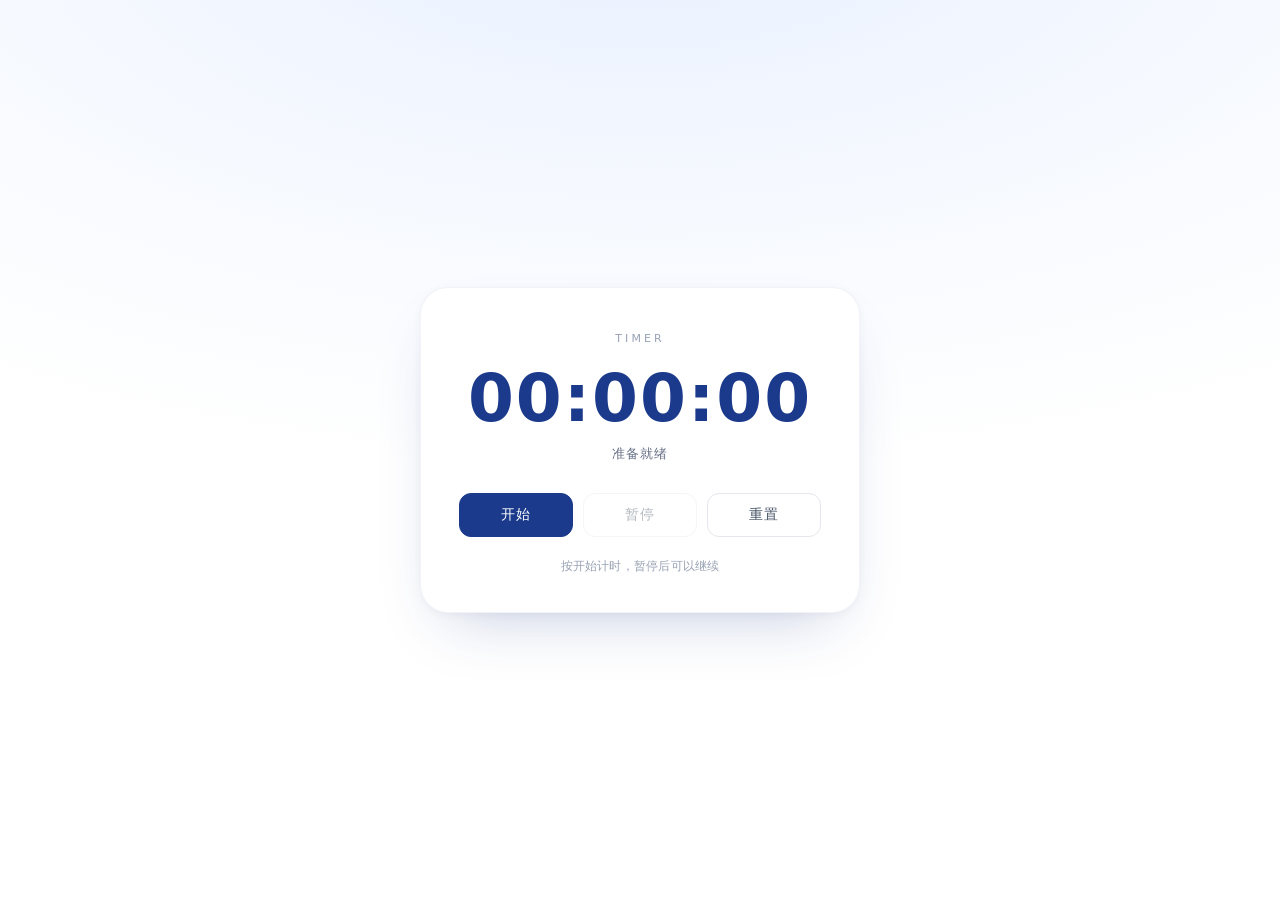
<file: demo-timer.html>
<!doctype html>
<html lang="zh-CN">
<head>
<meta charset="utf-8" />
<meta name="viewport" content="width=device-width, initial-scale=1" />
<title>计时器</title>
<style>
  :root{
    --ink:#101828;
    --blue:#1b3a8b;
    --blue-dark:#152f70;
    --gray:#667085;
    --muted:#98a2b3;
    --line:#e4e7ec;
    --card:#ffffff;
    --radius:28px;
  }

  *{box-sizing:border-box}

  html,body{height:100%}

  body{
    margin:0;
    min-height:100vh;
    display:grid;
    place-items:center;
    padding:32px 20px;
    background:
      radial-gradient(120% 80% at 50% -10%, #e8f0ff 0%, #f6f9ff 42%, #ffffff 78%);
    color:var(--ink);
    font-family:"Inter","Segoe UI","PingFang SC","Microsoft YaHei",system-ui,sans-serif;
    -webkit-font-smoothing:antialiased;
  }

  .card{
    width:min(92vw, 440px);
    padding:44px 38px 38px;
    border-radius:var(--radius);
    background:var(--card);
    border:1px solid rgba(27, 58, 139, .06);
    box-shadow:
      0 2px 8px rgba(16, 24, 40, .04),
      0 28px 60px -28px rgba(27, 58, 139, .28);
    text-align:center;
  }

  .kicker{
    margin:0;
    font-size:11px;
    letter-spacing:.28em;
    color:var(--muted);
    text-transform:uppercase;
  }

  .time{
    margin:18px 0 0;
    font-size:clamp(44px, 11vw, 66px);
    font-weight:600;
    line-height:1.1;
    letter-spacing:.03em;
    color:var(--blue);
    font-variant-numeric:tabular-nums;
    font-feature-settings:"tnum" 1;
  }

  .state{
    margin:10px 0 0;
    font-size:13px;
    letter-spacing:.08em;
    color:var(--gray);
    transition:color .25s ease;
  }
  .state.is-running{ color:#12805c; }
  .state.is-paused{ color:#b54708; }

  .actions{
    display:flex;
    gap:10px;
    margin-top:30px;
  }

  .btn{
    flex:1;
    padding:12px 10px;
    border:1px solid var(--line);
    border-radius:12px;
    background:#fff;
    color:#475467;
    font:inherit;
    font-size:14px;
    letter-spacing:.04em;
    cursor:pointer;
    transition:color .2s ease, border-color .2s ease, background-color .2s ease;
  }
  .btn:hover:not(:disabled){ color:var(--blue); border-color:var(--blue); }
  .btn:active:not(:disabled){ transform:translateY(1px); }

  .btn.primary{
    background:var(--blue);
    border-color:var(--blue);
    color:#fff;
  }
  .btn.primary:hover:not(:disabled){ background:var(--blue-dark); border-color:var(--blue-dark); color:#fff; }

  .btn:disabled{ opacity:.4; cursor:not-allowed; }

  .btn:focus-visible{ outline:2px solid var(--blue); outline-offset:2px; }

  .hint{
    margin:22px 0 0;
    font-size:11.5px;
    color:var(--muted);
    letter-spacing:.02em;
  }

  @media (max-width:420px){
    .card{ padding:34px 22px 28px; border-radius:22px; }
    .actions{ gap:8px; }
    .btn{ font-size:13px; padding:11px 8px; }
  }
</style>
</head>
<body>

<main class="card">
  <p class="kicker">Timer</p>
  <h1 class="time" id="time" aria-live="off">00:00:00</h1>
  <p class="state" id="state">准备就绪</p>

  <div class="actions">
    <button class="btn primary" id="startBtn" type="button">开始</button>
    <button class="btn" id="pauseBtn" type="button" disabled>暂停</button>
    <button class="btn" id="resetBtn" type="button">重置</button>
  </div>

  <p class="hint">按开始计时，暂停后可以继续</p>
</main>

<script>
(function () {
  "use strict";

  var timeEl = document.getElementById("time");
  var stateEl = document.getElementById("state");
  var startBtn = document.getElementById("startBtn");
  var pauseBtn = document.getElementById("pauseBtn");
  var resetBtn = document.getElementById("resetBtn");

  var elapsed = 0;        // 已经累计的毫秒
  var startedAt = 0;      // 本次开始的时刻
  var running = false;
  var frame = null;

  function pad(n) { return n < 10 ? "0" + n : String(n); }

  function format(ms) {
    var total = Math.floor(ms / 1000);
    var h = Math.floor(total / 3600);
    var m = Math.floor((total % 3600) / 60);
    var s = total % 60;
    return pad(h) + ":" + pad(m) + ":" + pad(s);
  }

  function current() {
    return elapsed + (running ? performance.now() - startedAt : 0);
  }

  function paint() {
    timeEl.textContent = format(current());
  }

  function loop() {
    paint();
    frame = window.requestAnimationFrame(loop);
  }

  function sync() {
    startBtn.disabled = running;
    pauseBtn.disabled = !running;
    startBtn.textContent = (!running && elapsed > 0) ? "继续" : "开始";
    stateEl.classList.toggle("is-running", running);
    stateEl.classList.toggle("is-paused", !running && elapsed > 0);
    stateEl.textContent = running ? "计时中" : (elapsed > 0 ? "已暂停" : "准备就绪");
  }

  function start() {
    if (running) return;
    startedAt = performance.now();
    running = true;
    sync();
    loop();
  }

  function pause() {
    if (!running) return;
    elapsed += performance.now() - startedAt;
    running = false;
    if (frame) window.cancelAnimationFrame(frame);
    frame = null;
    paint();
    sync();
  }

  function reset() {
    running = false;
    if (frame) window.cancelAnimationFrame(frame);
    frame = null;
    elapsed = 0;
    startedAt = 0;
    paint();
    sync();
  }

  startBtn.addEventListener("click", start);
  pauseBtn.addEventListener("click", pause);
  resetBtn.addEventListener("click", reset);

  paint();
  sync();
})();
</script>
</body>
</html>
</file>
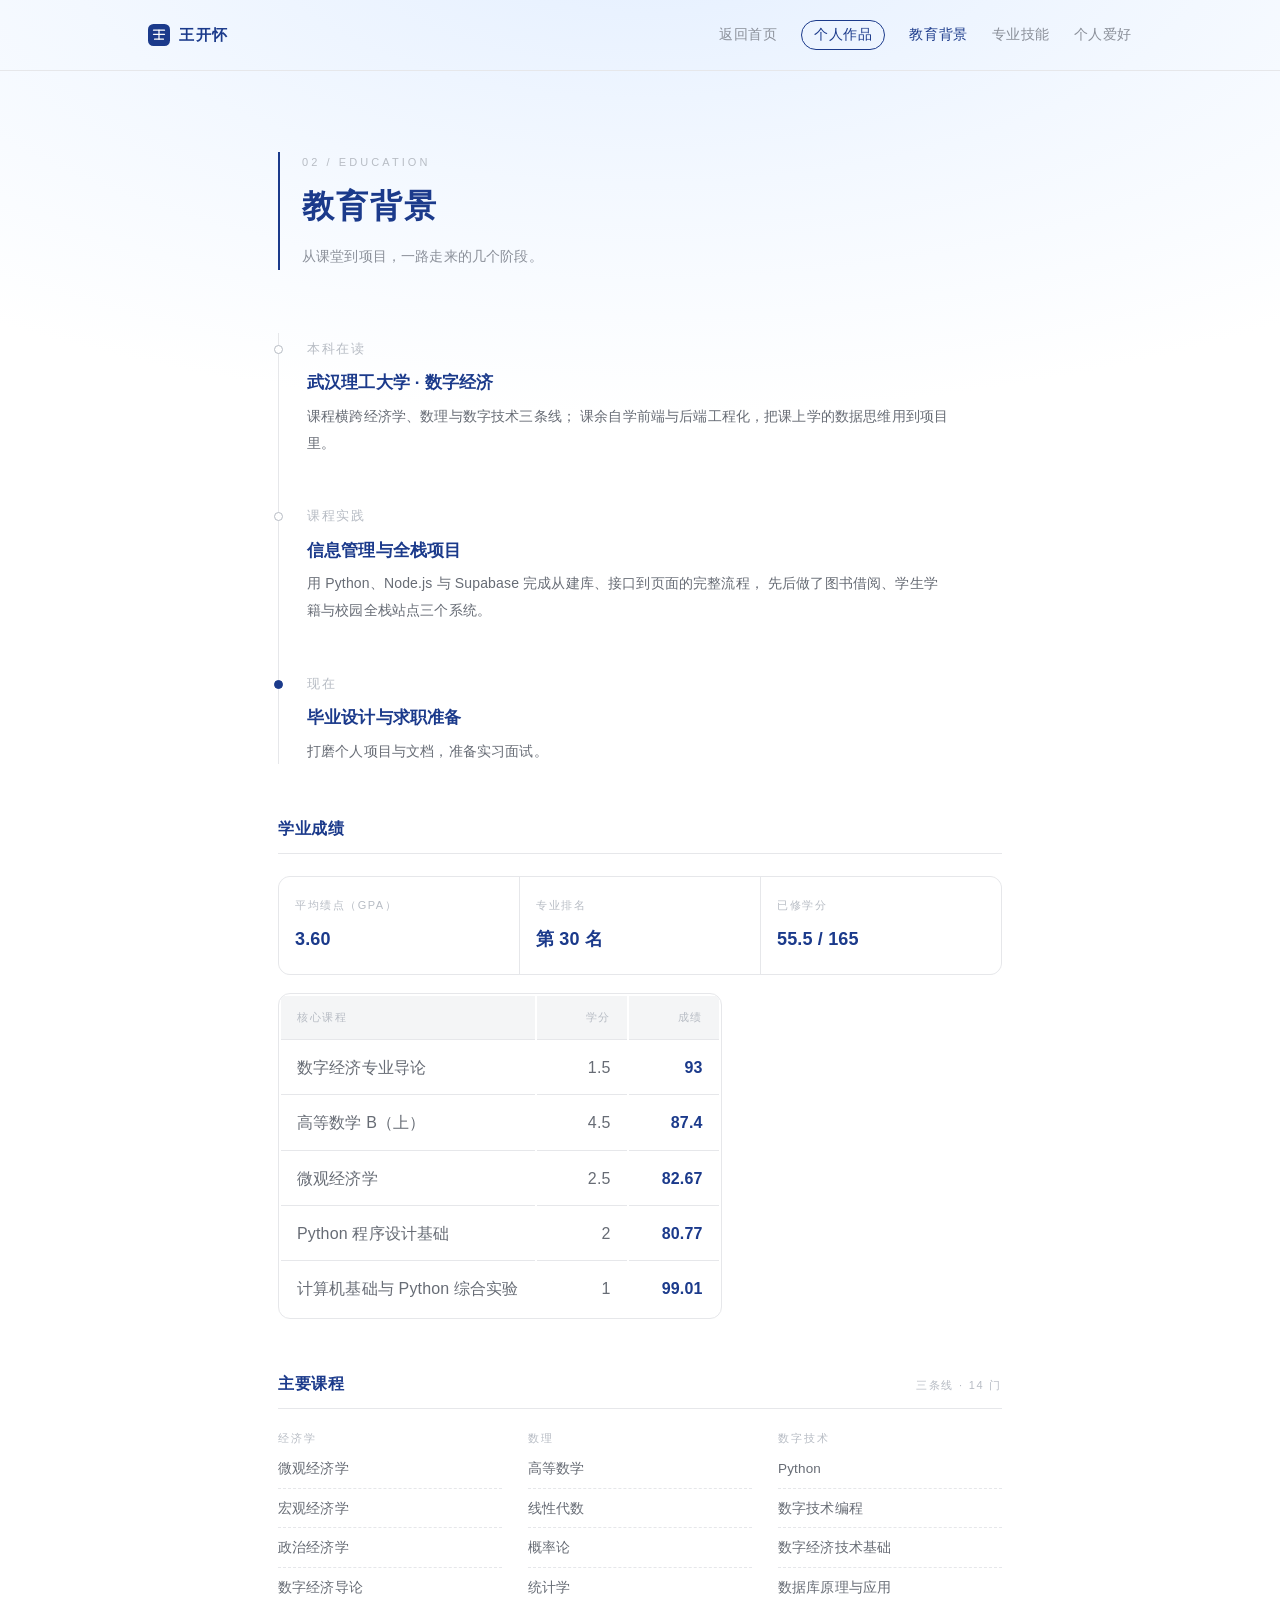
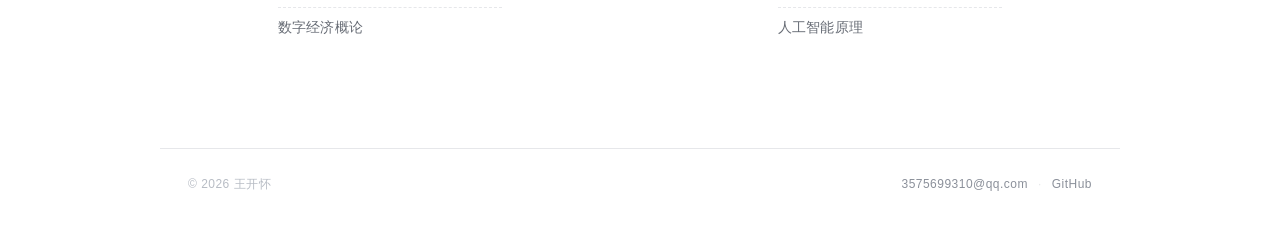
<file: education.html>
<!doctype html>
<html lang="zh-CN">
<head>
<meta charset="utf-8" />
<meta name="viewport" content="width=device-width, initial-scale=1" />
<title>教育背景 · 王开怀</title>
<meta name="description" content="王开怀的教育经历与学习阶段。" />
<link rel="icon" href="data:image/svg+xml,%3Csvg xmlns='http://www.w3.org/2000/svg' viewBox='0 0 32 32'%3E%3Crect width='32' height='32' rx='8' fill='%231b3a8b'/%3E%3Cg stroke='%23ffffff' stroke-width='1.7' stroke-linecap='round'%3E%3Cpath d='M8 9h16'/%3E%3Cpath d='M8 15h16'/%3E%3Cpath d='M9.5 22h13'/%3E%3Cpath d='M16 9v13'/%3E%3C/g%3E%3C/svg%3E" />
<link rel="stylesheet" href="style.css" />
<meta property="og:type" content="website" />
<meta property="og:title" content="教育背景 · 王开怀" />
<meta property="og:description" content="王开怀的教育经历与学习阶段。" />
<meta property="og:url" content="https://cr649stu.github.io/education.html" />
<meta name="twitter:card" content="summary" />
<link rel="canonical" href="https://cr649stu.github.io/education.html" />
</head>
<body>

<header class="topbar">
  <div class="bar">
    <a class="brand" href="index.html"><span class="brand-logo" aria-hidden="true"><svg viewBox="0 0 32 32"><rect width="32" height="32" rx="8" fill="currentColor"/><g stroke="#fff" stroke-width="1.8" stroke-linecap="round"><path d="M8 9h16"/><path d="M8 15h16"/><path d="M9.5 22h13"/><path d="M16 9v13"/></g></svg></span>王开怀</a>
    <nav class="menu" aria-label="主导航">
      <a href="index.html">返回首页</a>
      <a href="works.html" class="is-featured">个人作品</a>
      <a href="education.html" class="is-active" aria-current="page">教育背景</a>
      <a href="skills.html">专业技能</a>
      <a href="hobbies.html">个人爱好</a>
    </nav>
  </div>
</header>

<main class="page narrow">
  <header class="head-rail">
    <p class="head-kicker">02 / EDUCATION</p>
    <h1 class="page-title">教育背景</h1>
    <p class="page-sub">从课堂到项目，一路走来的几个阶段。</p>
  </header>

  <ol class="timeline">
    <li>
      <span class="t-stage">本科在读</span>
      <h2 class="t-title">武汉理工大学 · 数字经济</h2>
      <p class="t-desc">
        课程横跨经济学、数理与数字技术三条线；
        课余自学前端与后端工程化，把课上学的数据思维用到项目里。
      </p>
    </li>

    <li>
      <span class="t-stage">课程实践</span>
      <h2 class="t-title">信息管理与全栈项目</h2>
      <p class="t-desc">
        用 Python、Node.js 与 Supabase 完成从建库、接口到页面的完整流程，
        先后做了图书借阅、学生学籍与校园全栈站点三个系统。
      </p>
    </li>

    <li class="is-now">
      <span class="t-stage">现在</span>
      <h2 class="t-title">毕业设计与求职准备</h2>
      <p class="t-desc">
        打磨个人项目与文档，准备实习面试。
      </p>
    </li>
  </ol>

  <section class="grades">
    <div class="courses-head">
      <h2>学业成绩</h2>
    </div>
    <ul class="grade-grid">
      <li><span>平均绩点（GPA）</span><b>3.60</b></li>
      <li><span>专业排名</span><b>第 30 名</b></li>
      <li><span>已修学分</span><b>55.5 / 165</b></li>
    </ul>

    <table class="course-table">
      <thead>
        <tr><th>核心课程</th><th>学分</th><th>成绩</th></tr>
      </thead>
      <tbody>
        <tr><td>数字经济专业导论</td><td>1.5</td><td>93</td></tr>
        <tr><td>高等数学 B（上）</td><td>4.5</td><td>87.4</td></tr>
        <tr><td>微观经济学</td><td>2.5</td><td>82.67</td></tr>
        <tr><td>Python 程序设计基础</td><td>2</td><td>80.77</td></tr>
        <tr><td>计算机基础与 Python 综合实验</td><td>1</td><td>99.01</td></tr>
      </tbody>
    </table>
  </section>

  <section class="courses">
    <div class="courses-head">
      <h2>主要课程</h2>
      <span>三条线 · 14 门</span>
    </div>
    <div class="course-groups">
      <div class="course-group">
        <h3>经济学</h3>
        <ul class="course-list">
          <li>微观经济学</li>
          <li>宏观经济学</li>
          <li>政治经济学</li>
          <li>数字经济导论</li>
          <li>数字经济概论</li>
        </ul>
      </div>
      <div class="course-group">
        <h3>数理</h3>
        <ul class="course-list">
          <li>高等数学</li>
          <li>线性代数</li>
          <li>概率论</li>
          <li>统计学</li>
        </ul>
      </div>
      <div class="course-group">
        <h3>数字技术</h3>
        <ul class="course-list">
          <li>Python</li>
          <li>数字技术编程</li>
          <li>数字经济技术基础</li>
          <li>数据库原理与应用</li>
          <li>人工智能原理</li>
        </ul>
      </div>
    </div>
  </section>
</main>

<footer class="site-foot">
  <span>© 2026 王开怀</span>
  <span class="site-foot-links"><a href="mailto:3575699310@qq.com">3575699310@qq.com</a><span>·</span><a href="https://github.com/CR649STU">GitHub</a></span>
</footer>

</body>
</html>
</file>
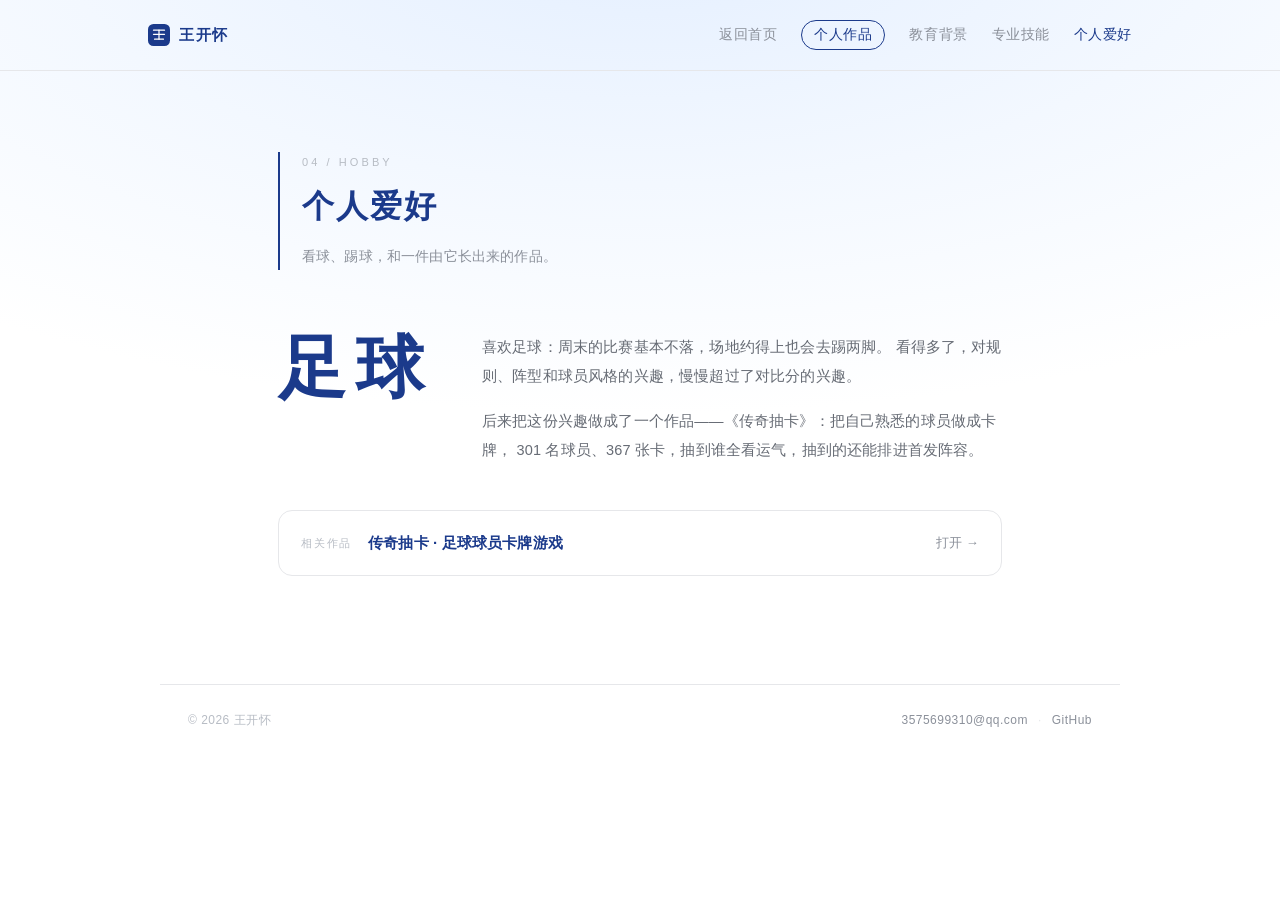
<file: hobbies.html>
<!doctype html>
<html lang="zh-CN">
<head>
<meta charset="utf-8" />
<meta name="viewport" content="width=device-width, initial-scale=1" />
<title>个人爱好 · 王开怀</title>
<meta name="description" content="王开怀的个人爱好：足球。" />
<link rel="icon" href="data:image/svg+xml,%3Csvg xmlns='http://www.w3.org/2000/svg' viewBox='0 0 32 32'%3E%3Crect width='32' height='32' rx='8' fill='%231b3a8b'/%3E%3Cg stroke='%23ffffff' stroke-width='1.7' stroke-linecap='round'%3E%3Cpath d='M8 9h16'/%3E%3Cpath d='M8 15h16'/%3E%3Cpath d='M9.5 22h13'/%3E%3Cpath d='M16 9v13'/%3E%3C/g%3E%3C/svg%3E" />
<link rel="stylesheet" href="style.css" />
<meta property="og:type" content="website" />
<meta property="og:title" content="个人爱好 · 王开怀" />
<meta property="og:description" content="王开怀的个人爱好：足球。" />
<meta property="og:url" content="https://cr649stu.github.io/hobbies.html" />
<meta name="twitter:card" content="summary" />
<link rel="canonical" href="https://cr649stu.github.io/hobbies.html" />
</head>
<body>

<header class="topbar">
  <div class="bar">
    <a class="brand" href="index.html"><span class="brand-logo" aria-hidden="true"><svg viewBox="0 0 32 32"><rect width="32" height="32" rx="8" fill="currentColor"/><g stroke="#fff" stroke-width="1.8" stroke-linecap="round"><path d="M8 9h16"/><path d="M8 15h16"/><path d="M9.5 22h13"/><path d="M16 9v13"/></g></svg></span>王开怀</a>
    <nav class="menu" aria-label="主导航">
      <a href="index.html">返回首页</a>
      <a href="works.html" class="is-featured">个人作品</a>
      <a href="education.html">教育背景</a>
      <a href="skills.html">专业技能</a>
      <a href="hobbies.html" class="is-active" aria-current="page">个人爱好</a>
    </nav>
  </div>
</header>

<main class="page narrow">
  <header class="head-rail">
    <p class="head-kicker">04 / HOBBY</p>
    <h1 class="page-title">个人爱好</h1>
    <p class="page-sub">看球、踢球，和一件由它长出来的作品。</p>
  </header>

  <section class="hobby">
    <p class="hobby-word">足球</p>
    <div class="hobby-text">
      <p>
        喜欢足球：周末的比赛基本不落，场地约得上也会去踢两脚。
        看得多了，对规则、阵型和球员风格的兴趣，慢慢超过了对比分的兴趣。
      </p>
      <p>
        后来把这份兴趣做成了一个作品——《传奇抽卡》：把自己熟悉的球员做成卡牌，
        301 名球员、367 张卡，抽到谁全看运气，抽到的还能排进首发阵容。
      </p>
    </div>
  </section>

  <a class="hobby-link" href="works-gacha.html">
    <span class="hobby-link-label">相关作品</span>
    <strong>传奇抽卡 · 足球球员卡牌游戏</strong>
    <span class="hobby-link-arrow">打开 →</span>
  </a>
</main>

<footer class="site-foot">
  <span>© 2026 王开怀</span>
  <span class="site-foot-links"><a href="mailto:3575699310@qq.com">3575699310@qq.com</a><span>·</span><a href="https://github.com/CR649STU">GitHub</a></span>
</footer>

</body>
</html>
</file>
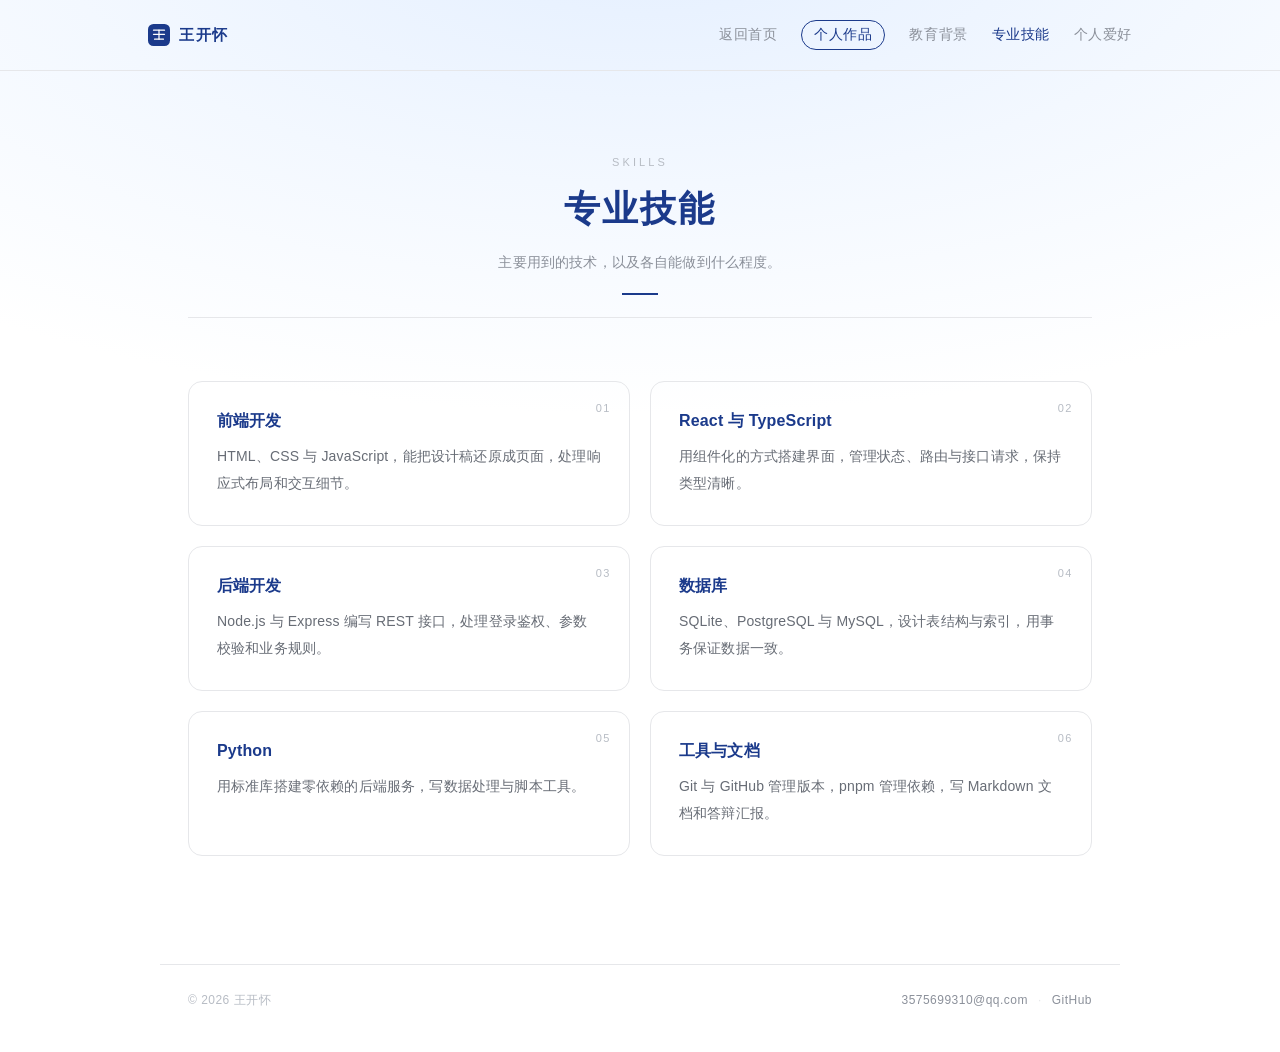
<file: skills.html>
<!doctype html>
<html lang="zh-CN">
<head>
<meta charset="utf-8" />
<meta name="viewport" content="width=device-width, initial-scale=1" />
<title>专业技能 · 王开怀</title>
<meta name="description" content="王开怀的专业技能：前端、后端、数据库与工具。" />
<link rel="icon" href="data:image/svg+xml,%3Csvg xmlns='http://www.w3.org/2000/svg' viewBox='0 0 32 32'%3E%3Crect width='32' height='32' rx='8' fill='%231b3a8b'/%3E%3Cg stroke='%23ffffff' stroke-width='1.7' stroke-linecap='round'%3E%3Cpath d='M8 9h16'/%3E%3Cpath d='M8 15h16'/%3E%3Cpath d='M9.5 22h13'/%3E%3Cpath d='M16 9v13'/%3E%3C/g%3E%3C/svg%3E" />
<link rel="stylesheet" href="style.css" />
<meta property="og:type" content="website" />
<meta property="og:title" content="专业技能 · 王开怀" />
<meta property="og:description" content="王开怀的专业技能：前端、后端、数据库与工具。" />
<meta property="og:url" content="https://cr649stu.github.io/skills.html" />
<meta name="twitter:card" content="summary" />
<link rel="canonical" href="https://cr649stu.github.io/skills.html" />
</head>
<body>

<header class="topbar">
  <div class="bar">
    <a class="brand" href="index.html"><span class="brand-logo" aria-hidden="true"><svg viewBox="0 0 32 32"><rect width="32" height="32" rx="8" fill="currentColor"/><g stroke="#fff" stroke-width="1.8" stroke-linecap="round"><path d="M8 9h16"/><path d="M8 15h16"/><path d="M9.5 22h13"/><path d="M16 9v13"/></g></svg></span>王开怀</a>
    <nav class="menu" aria-label="主导航">
      <a href="index.html">返回首页</a>
      <a href="works.html" class="is-featured">个人作品</a>
      <a href="education.html">教育背景</a>
      <a href="skills.html" class="is-active" aria-current="page">专业技能</a>
      <a href="hobbies.html">个人爱好</a>
    </nav>
  </div>
</header>

<main class="page">
  <header class="head-center">
    <p class="head-kicker">SKILLS</p>
    <h1 class="page-title">专业技能</h1>
    <p class="page-sub">主要用到的技术，以及各自能做到什么程度。</p>
  </header>

  <section class="skills">
    <article class="skill"><span class="skill-no">01</span>
      <h2>前端开发</h2>
      <p>HTML、CSS 与 JavaScript，能把设计稿还原成页面，处理响应式布局和交互细节。</p>
    </article>

    <article class="skill"><span class="skill-no">02</span>
      <h2>React 与 TypeScript</h2>
      <p>用组件化的方式搭建界面，管理状态、路由与接口请求，保持类型清晰。</p>
    </article>

    <article class="skill"><span class="skill-no">03</span>
      <h2>后端开发</h2>
      <p>Node.js 与 Express 编写 REST 接口，处理登录鉴权、参数校验和业务规则。</p>
    </article>

    <article class="skill"><span class="skill-no">04</span>
      <h2>数据库</h2>
      <p>SQLite、PostgreSQL 与 MySQL，设计表结构与索引，用事务保证数据一致。</p>
    </article>

    <article class="skill"><span class="skill-no">05</span>
      <h2>Python</h2>
      <p>用标准库搭建零依赖的后端服务，写数据处理与脚本工具。</p>
    </article>

    <article class="skill"><span class="skill-no">06</span>
      <h2>工具与文档</h2>
      <p>Git 与 GitHub 管理版本，pnpm 管理依赖，写 Markdown 文档和答辩汇报。</p>
    </article>
  </section>
</main>

<footer class="site-foot">
  <span>© 2026 王开怀</span>
  <span class="site-foot-links"><a href="mailto:3575699310@qq.com">3575699310@qq.com</a><span>·</span><a href="https://github.com/CR649STU">GitHub</a></span>
</footer>

</body>
</html>
</file>
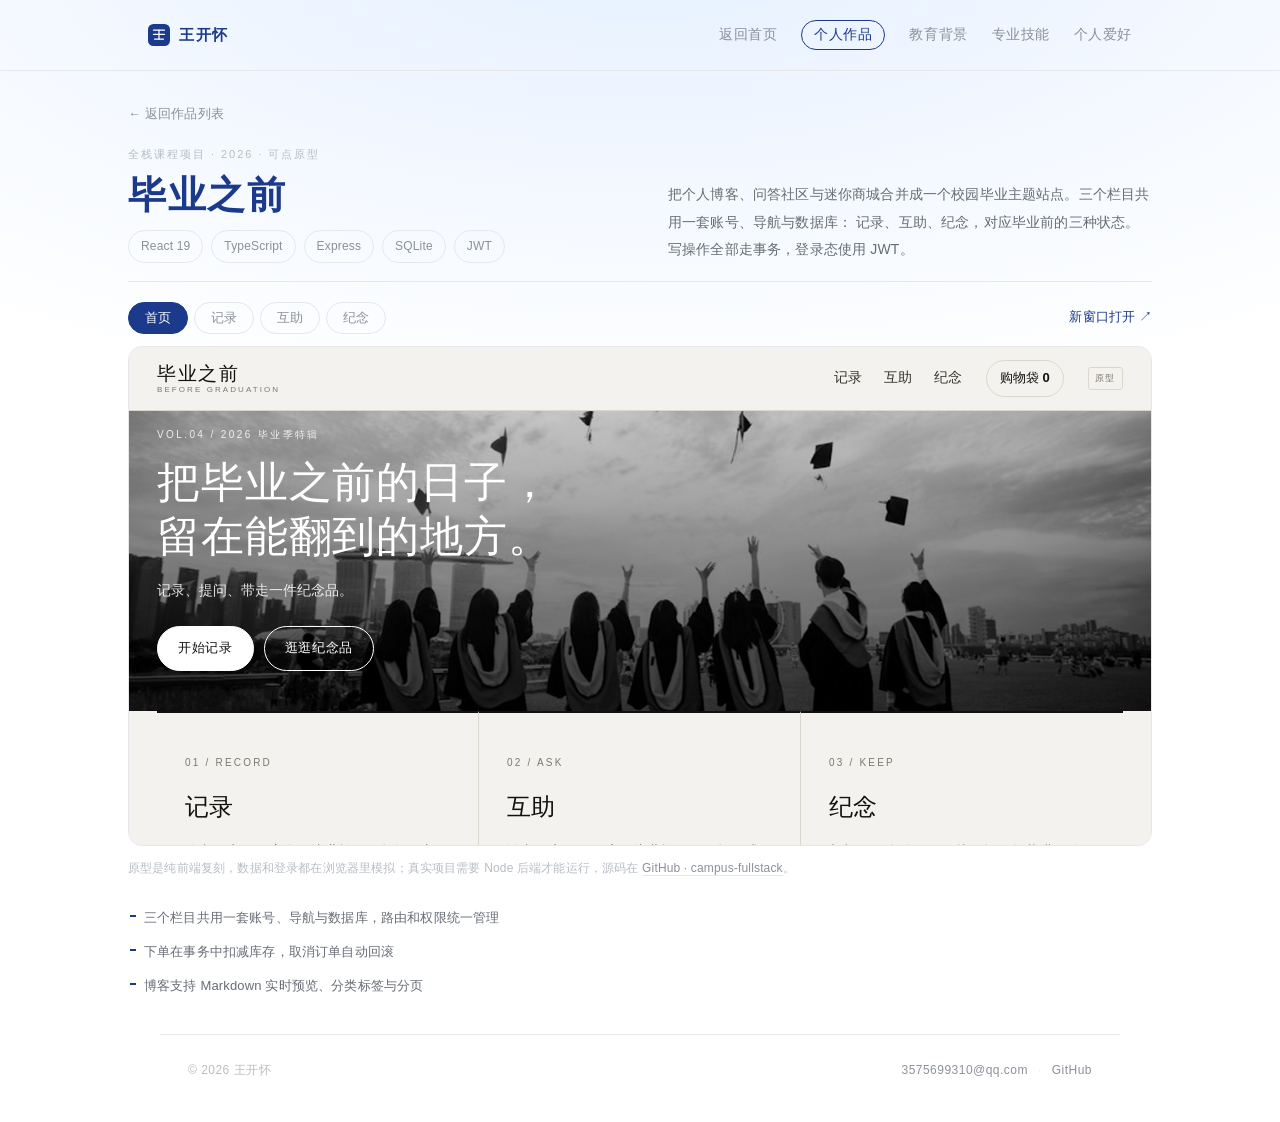
<file: works-before-graduation.html>
<!doctype html>
<html lang="zh-CN">
<head>
<meta charset="utf-8" />
<meta name="viewport" content="width=device-width, initial-scale=1" />
<title>毕业之前 · 王开怀</title>
<meta name="description" content="毕业之前：把个人博客、问答社区与迷你商城合并成的校园毕业主题全栈站点。可点原型 + 技术说明。" />
<link rel="icon" href="data:image/svg+xml,%3Csvg xmlns='http://www.w3.org/2000/svg' viewBox='0 0 32 32'%3E%3Crect width='32' height='32' rx='8' fill='%231b3a8b'/%3E%3Cg stroke='%23ffffff' stroke-width='1.7' stroke-linecap='round'%3E%3Cpath d='M8 9h16'/%3E%3Cpath d='M8 15h16'/%3E%3Cpath d='M9.5 22h13'/%3E%3Cpath d='M16 9v13'/%3E%3C/g%3E%3C/svg%3E" />
<link rel="stylesheet" href="style.css" />
<link rel="stylesheet" href="project.css" />
<meta property="og:type" content="website" />
<meta property="og:title" content="毕业之前 · 王开怀" />
<meta property="og:description" content="毕业之前：把个人博客、问答社区与迷你商城合并成的校园毕业主题全栈站点。可点原型 + 技术说明。" />
<meta property="og:url" content="https://cr649stu.github.io/works-before-graduation.html" />
<meta name="twitter:card" content="summary" />
<link rel="canonical" href="https://cr649stu.github.io/works-before-graduation.html" />
</head>
<body>

<header class="topbar">
  <div class="bar">
    <a class="brand" href="index.html"><span class="brand-logo" aria-hidden="true"><svg viewBox="0 0 32 32"><rect width="32" height="32" rx="8" fill="currentColor"/><g stroke="#fff" stroke-width="1.8" stroke-linecap="round"><path d="M8 9h16"/><path d="M8 15h16"/><path d="M9.5 22h13"/><path d="M16 9v13"/></g></svg></span>王开怀</a>
    <nav class="menu" aria-label="主导航">
      <a href="index.html">返回首页</a>
      <a href="works.html" class="is-active is-featured">个人作品</a>
      <a href="education.html">教育背景</a>
      <a href="skills.html">专业技能</a>
      <a href="hobbies.html">个人爱好</a>
    </nav>
  </div>
</header>

<main class="page project-page">
  <a class="back-link" href="works.html">← 返回作品列表</a>

  <header class="proj-head">
    <div class="proj-head-main">
      <p class="project-kicker">全栈课程项目 · 2026 · 可点原型</p>
      <h1 class="project-title">毕业之前</h1>
      <ul class="project-tags">
        <li>React 19</li>
        <li>TypeScript</li>
        <li>Express</li>
        <li>SQLite</li>
        <li>JWT</li>
      </ul>
    </div>
    <p class="project-lead">
      把个人博客、问答社区与迷你商城合并成一个校园毕业主题站点。三个栏目共用一套账号、导航与数据库：
      记录、互助、纪念，对应毕业前的三种状态。写操作全部走事务，登录态使用 JWT。
    </p>
  </header>

  <div class="proto-bar">
    <div class="proto-tabs" role="tablist" aria-label="切换原型页面">
      <button class="proto-tab is-on" type="button" data-view="">首页</button>
      <button class="proto-tab" type="button" data-view="blog">记录</button>
      <button class="proto-tab" type="button" data-view="qa">互助</button>
      <button class="proto-tab" type="button" data-view="shop">纪念</button>
    </div>
    <a class="proto-open" href="demo-before-graduation.html" target="_blank" rel="noopener">新窗口打开 ↗</a>
  </div>

  <div class="proto-frame">
    <iframe id="proto" src="demo-before-graduation.html" title="毕业之前 · 可点原型" loading="lazy"></iframe>
  </div>

  <p class="proto-note">
    原型是纯前端复刻，数据和登录都在浏览器里模拟；真实项目需要 Node 后端才能运行，源码在 <a href="https://github.com/CR649STU/campus-fullstack" target="_blank" rel="noopener">GitHub · campus-fullstack</a>。
  </p>
  <ul class="proj-points">
    <li>三个栏目共用一套账号、导航与数据库，路由和权限统一管理</li>
    <li>下单在事务中扣减库存，取消订单自动回滚</li>
    <li>博客支持 Markdown 实时预览、分类标签与分页</li>
  </ul>

</main>

<script>
(function () {
  var frame = document.getElementById("proto");
  var tabs = document.querySelectorAll(".proto-tab");
  var base = "demo-before-graduation.html";

  Array.prototype.forEach.call(tabs, function (tab) {
    tab.addEventListener("click", function () {
      var view = tab.getAttribute("data-view");
      frame.src = base + (view ? "#/" + view : "#/");
      Array.prototype.forEach.call(tabs, function (t) { t.classList.toggle("is-on", t === tab); });
    });
  });
})();
</script>

<footer class="site-foot">
  <span>© 2026 王开怀</span>
  <span class="site-foot-links"><a href="mailto:3575699310@qq.com">3575699310@qq.com</a><span>·</span><a href="https://github.com/CR649STU">GitHub</a></span>
</footer>

</body>
</html>
</file>
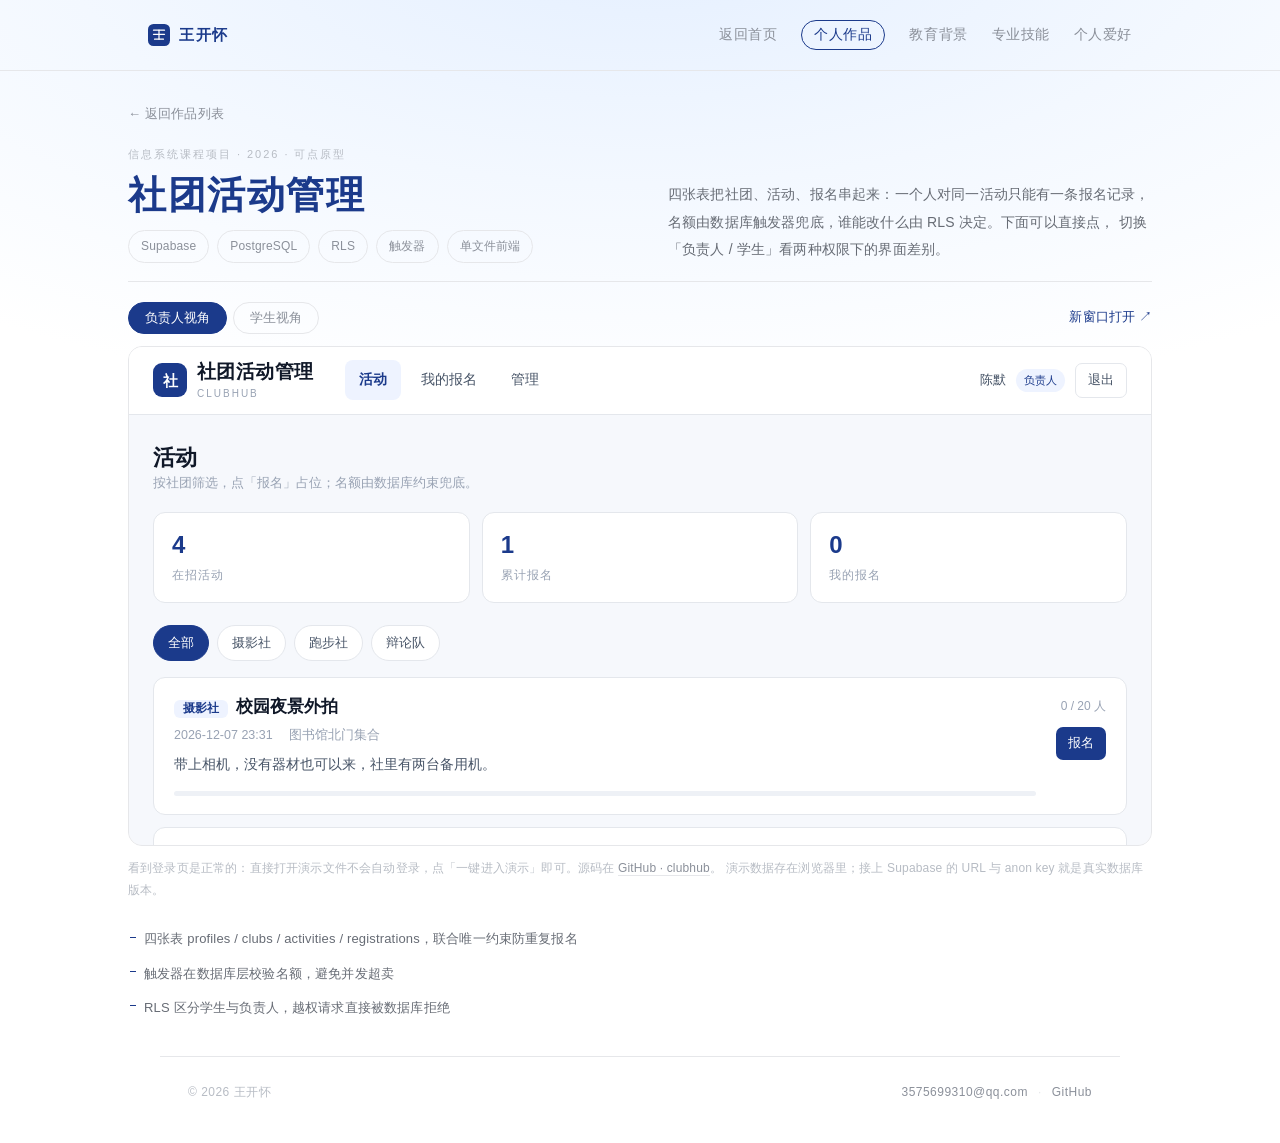
<file: works-clubhub.html>
<!doctype html>
<html lang="zh-CN">
<head>
<meta charset="utf-8" />
<meta name="viewport" content="width=device-width, initial-scale=1" />
<title>社团活动管理 · 王开怀</title>
<meta name="description" content="社团活动管理系统：Supabase 四张表、联合唯一约束、容量触发器与 RLS 行级权限，可直接点开的原型。" />
<link rel="icon" href="data:image/svg+xml,%3Csvg xmlns='http://www.w3.org/2000/svg' viewBox='0 0 32 32'%3E%3Crect width='32' height='32' rx='8' fill='%231b3a8b'/%3E%3Cg stroke='%23ffffff' stroke-width='1.7' stroke-linecap='round'%3E%3Cpath d='M8 9h16'/%3E%3Cpath d='M8 15h16'/%3E%3Cpath d='M9.5 22h13'/%3E%3Cpath d='M16 9v13'/%3E%3C/g%3E%3C/svg%3E" />
<link rel="stylesheet" href="style.css" />
<link rel="stylesheet" href="project.css" />
<meta property="og:type" content="website" />
<meta property="og:title" content="社团活动管理 · 王开怀" />
<meta property="og:description" content="社团活动管理系统：Supabase 四张表、联合唯一约束、容量触发器与 RLS 行级权限，可直接点开的原型。" />
<meta property="og:url" content="https://cr649stu.github.io/works-clubhub.html" />
<meta name="twitter:card" content="summary" />
<link rel="canonical" href="https://cr649stu.github.io/works-clubhub.html" />
</head>
<body>

<header class="topbar">
  <div class="bar">
    <a class="brand" href="index.html"><span class="brand-logo" aria-hidden="true"><svg viewBox="0 0 32 32"><rect width="32" height="32" rx="8" fill="currentColor"/><g stroke="#fff" stroke-width="1.8" stroke-linecap="round"><path d="M8 9h16"/><path d="M8 15h16"/><path d="M9.5 22h13"/><path d="M16 9v13"/></g></svg></span>王开怀</a>
    <nav class="menu" aria-label="主导航">
      <a href="index.html">返回首页</a>
      <a href="works.html" class="is-active is-featured">个人作品</a>
      <a href="education.html">教育背景</a>
      <a href="skills.html">专业技能</a>
      <a href="hobbies.html">个人爱好</a>
    </nav>
  </div>
</header>

<main class="page project-page">
  <a class="back-link" href="works.html">← 返回作品列表</a>

  <header class="proj-head">
    <div class="proj-head-main">
      <p class="project-kicker">信息系统课程项目 · 2026 · 可点原型</p>
      <h1 class="project-title">社团活动管理</h1>
      <ul class="project-tags">
        <li>Supabase</li>
        <li>PostgreSQL</li>
        <li>RLS</li>
        <li>触发器</li>
        <li>单文件前端</li>
      </ul>
    </div>
    <p class="project-lead">
      四张表把社团、活动、报名串起来：一个人对同一活动只能有一条报名记录，
      名额由数据库触发器兜底，谁能改什么由 RLS 决定。下面可以直接点，
      切换「负责人 / 学生」看两种权限下的界面差别。
    </p>
  </header>

  <div class="proto-bar">
    <div class="proto-tabs" role="tablist" aria-label="切换演示视角">
      <button class="proto-tab is-on" type="button" data-as="organizer">负责人视角</button>
      <button class="proto-tab" type="button" data-as="student">学生视角</button>
    </div>
    <a class="proto-open" href="demo-clubhub.html?as=organizer" target="_blank" rel="noopener">新窗口打开 ↗</a>
  </div>

  <div class="proto-frame">
    <iframe id="clubFrame" src="demo-clubhub.html?as=organizer" title="社团活动管理 · 可点原型" loading="lazy"></iframe>
  </div>

  <p class="proto-note">
    看到登录页是正常的：直接打开演示文件不会自动登录，点「一键进入演示」即可。源码在 <a href="https://github.com/CR649STU/clubhub" target="_blank" rel="noopener">GitHub · clubhub</a>。
    演示数据存在浏览器里；接上 Supabase 的 URL 与 anon key 就是真实数据库版本。
  </p>
  <ul class="proj-points">
    <li>四张表 profiles / clubs / activities / registrations，联合唯一约束防重复报名</li>
    <li>触发器在数据库层校验名额，避免并发超卖</li>
    <li>RLS 区分学生与负责人，越权请求直接被数据库拒绝</li>
  </ul>

</main>

<script>
(function () {
  var frame = document.getElementById("clubFrame");
  var tabs = document.querySelectorAll(".proto-tab");

  Array.prototype.forEach.call(tabs, function (tab) {
    tab.addEventListener("click", function () {
      frame.src = "demo-clubhub.html?as=" + tab.getAttribute("data-as");
      Array.prototype.forEach.call(tabs, function (t) { t.classList.toggle("is-on", t === tab); });
    });
  });
})();
</script>

<footer class="site-foot">
  <span>© 2026 王开怀</span>
  <span class="site-foot-links"><a href="mailto:3575699310@qq.com">3575699310@qq.com</a><span>·</span><a href="https://github.com/CR649STU">GitHub</a></span>
</footer>

</body>
</html>
</file>
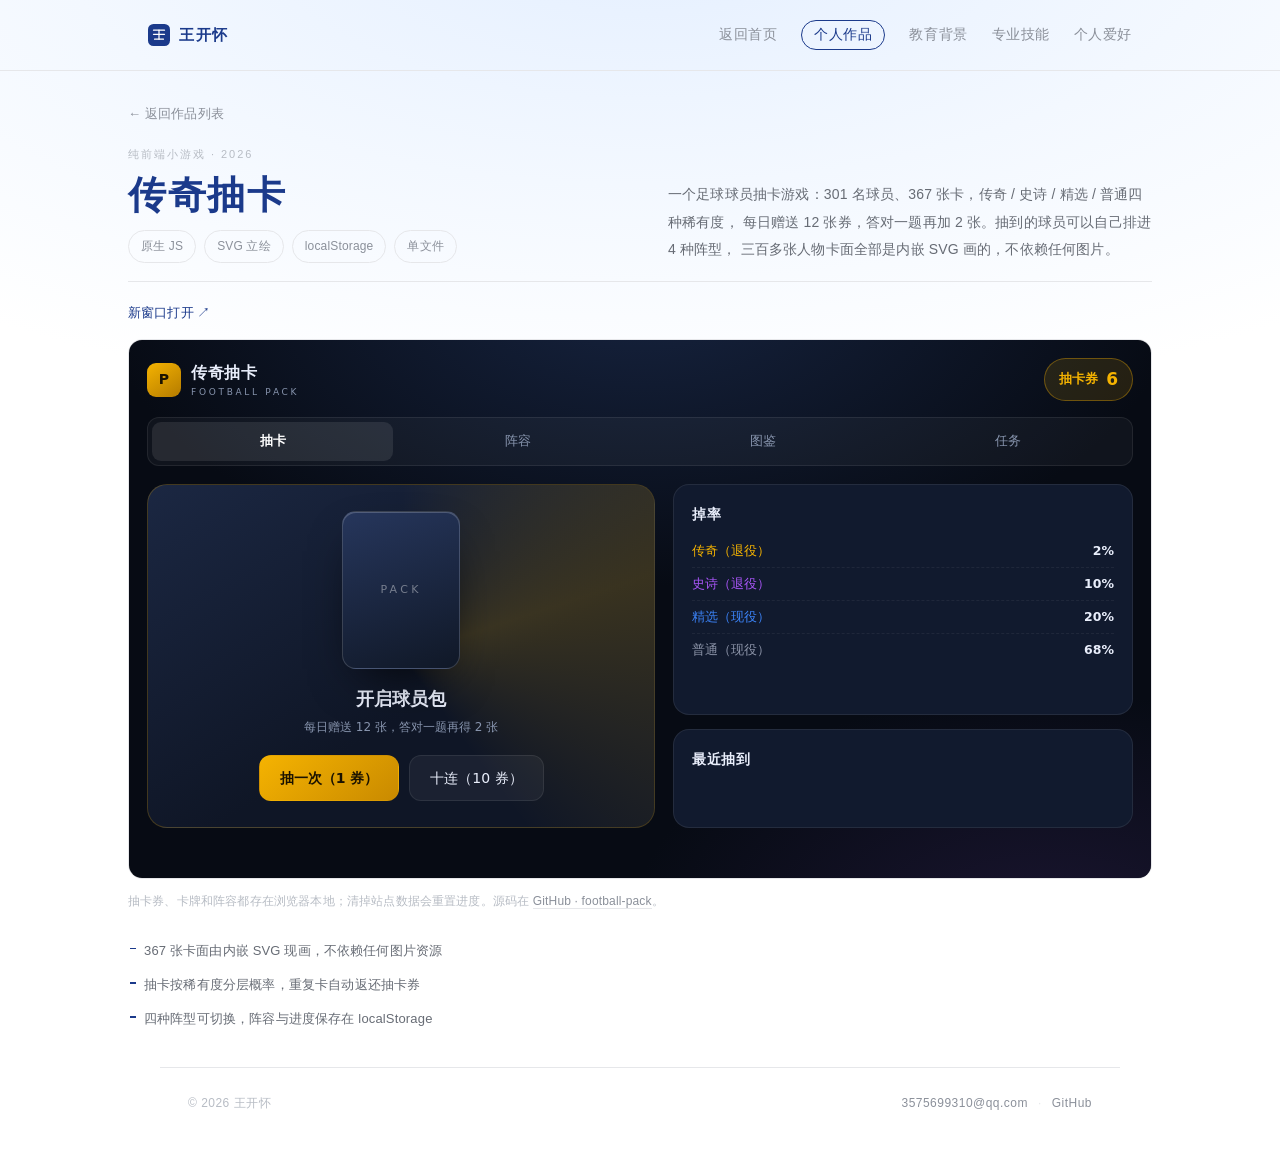
<file: works-gacha.html>
<!doctype html>
<html lang="zh-CN">
<head>
<meta charset="utf-8" />
<meta name="viewport" content="width=device-width, initial-scale=1" />
<title>传奇抽卡 · 王开怀</title>
<meta name="description" content="足球球员抽卡小游戏：301 名球员、367 张卡、四种稀有度、每日赠券与答题、可自建阵容。" />
<link rel="icon" href="data:image/svg+xml,%3Csvg xmlns='http://www.w3.org/2000/svg' viewBox='0 0 32 32'%3E%3Crect width='32' height='32' rx='8' fill='%231b3a8b'/%3E%3Cg stroke='%23ffffff' stroke-width='1.7' stroke-linecap='round'%3E%3Cpath d='M8 9h16'/%3E%3Cpath d='M8 15h16'/%3E%3Cpath d='M9.5 22h13'/%3E%3Cpath d='M16 9v13'/%3E%3C/g%3E%3C/svg%3E" />
<link rel="stylesheet" href="style.css" />
<link rel="stylesheet" href="project.css" />
<meta property="og:type" content="website" />
<meta property="og:title" content="传奇抽卡 · 王开怀" />
<meta property="og:description" content="足球球员抽卡小游戏：301 名球员、367 张卡、四种稀有度、每日赠券与答题、可自建阵容。" />
<meta property="og:url" content="https://cr649stu.github.io/works-gacha.html" />
<meta name="twitter:card" content="summary" />
<link rel="canonical" href="https://cr649stu.github.io/works-gacha.html" />
</head>
<body>

<header class="topbar">
  <div class="bar">
    <a class="brand" href="index.html"><span class="brand-logo" aria-hidden="true"><svg viewBox="0 0 32 32"><rect width="32" height="32" rx="8" fill="currentColor"/><g stroke="#fff" stroke-width="1.8" stroke-linecap="round"><path d="M8 9h16"/><path d="M8 15h16"/><path d="M9.5 22h13"/><path d="M16 9v13"/></g></svg></span>王开怀</a>
    <nav class="menu" aria-label="主导航">
      <a href="index.html">返回首页</a>
      <a href="works.html" class="is-active is-featured">个人作品</a>
      <a href="education.html">教育背景</a>
      <a href="skills.html">专业技能</a>
      <a href="hobbies.html">个人爱好</a>
    </nav>
  </div>
</header>

<main class="page project-page">
  <a class="back-link" href="works.html">← 返回作品列表</a>

  <header class="proj-head">
    <div class="proj-head-main">
      <p class="project-kicker">纯前端小游戏 · 2026</p>
      <h1 class="project-title">传奇抽卡</h1>
      <ul class="project-tags">
        <li>原生 JS</li>
        <li>SVG 立绘</li>
        <li>localStorage</li>
        <li>单文件</li>
      </ul>
    </div>
    <p class="project-lead">
      一个足球球员抽卡游戏：301 名球员、367 张卡，传奇 / 史诗 / 精选 / 普通四种稀有度，
      每日赠送 12 张券，答对一题再加 2 张。抽到的球员可以自己排进 4 种阵型，
      三百多张人物卡面全部是内嵌 SVG 画的，不依赖任何图片。
    </p>
  </header>

  <div class="proto-bar">
    <a class="proto-open" href="demo-gacha.html" target="_blank" rel="noopener" style="margin-left:0">新窗口打开 ↗</a>
  </div>

  <div class="proto-frame tall">
    <iframe id="gachaFrame" src="demo-gacha.html" title="传奇抽卡 · 足球球员抽卡游戏" loading="lazy"></iframe>
  </div>

  <p class="proto-note">
    抽卡券、卡牌和阵容都存在浏览器本地；清掉站点数据会重置进度。源码在 <a href="https://github.com/CR649STU/football-pack" target="_blank" rel="noopener">GitHub · football-pack</a>。
  </p>
  <ul class="proj-points">
    <li>367 张卡面由内嵌 SVG 现画，不依赖任何图片资源</li>
    <li>抽卡按稀有度分层概率，重复卡自动返还抽卡券</li>
    <li>四种阵型可切换，阵容与进度保存在 localStorage</li>
  </ul>

</main>

<footer class="site-foot">
  <span>© 2026 王开怀</span>
  <span class="site-foot-links"><a href="mailto:3575699310@qq.com">3575699310@qq.com</a><span>·</span><a href="https://github.com/CR649STU">GitHub</a></span>
</footer>

</body>
</html>
</file>
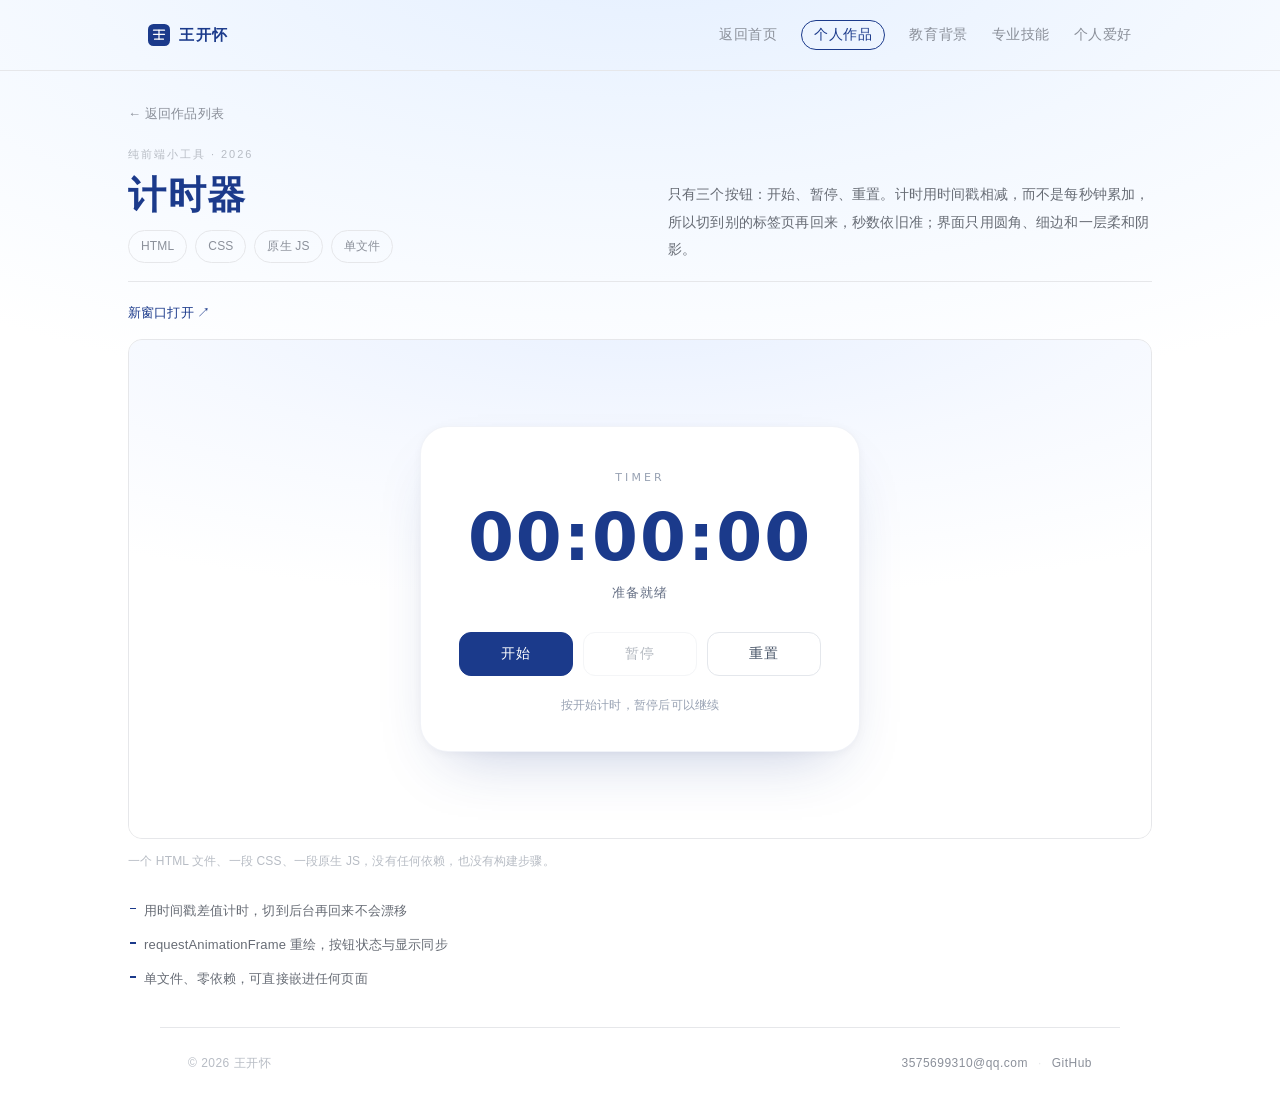
<file: works-timer.html>
<!doctype html>
<html lang="zh-CN">
<head>
<meta charset="utf-8" />
<meta name="viewport" content="width=device-width, initial-scale=1" />
<title>计时器 · 王开怀</title>
<meta name="description" content="一个单文件的静态计时器：开始、暂停、重置，HTML + CSS + 原生 JS，无依赖。" />
<link rel="icon" href="data:image/svg+xml,%3Csvg xmlns='http://www.w3.org/2000/svg' viewBox='0 0 32 32'%3E%3Crect width='32' height='32' rx='8' fill='%231b3a8b'/%3E%3Cg stroke='%23ffffff' stroke-width='1.7' stroke-linecap='round'%3E%3Cpath d='M8 9h16'/%3E%3Cpath d='M8 15h16'/%3E%3Cpath d='M9.5 22h13'/%3E%3Cpath d='M16 9v13'/%3E%3C/g%3E%3C/svg%3E" />
<link rel="stylesheet" href="style.css" />
<link rel="stylesheet" href="project.css" />
<meta property="og:type" content="website" />
<meta property="og:title" content="计时器 · 王开怀" />
<meta property="og:description" content="一个单文件的静态计时器：开始、暂停、重置，HTML + CSS + 原生 JS，无依赖。" />
<meta property="og:url" content="https://cr649stu.github.io/works-timer.html" />
<meta name="twitter:card" content="summary" />
<link rel="canonical" href="https://cr649stu.github.io/works-timer.html" />
</head>
<body>

<header class="topbar">
  <div class="bar">
    <a class="brand" href="index.html"><span class="brand-logo" aria-hidden="true"><svg viewBox="0 0 32 32"><rect width="32" height="32" rx="8" fill="currentColor"/><g stroke="#fff" stroke-width="1.8" stroke-linecap="round"><path d="M8 9h16"/><path d="M8 15h16"/><path d="M9.5 22h13"/><path d="M16 9v13"/></g></svg></span>王开怀</a>
    <nav class="menu" aria-label="主导航">
      <a href="index.html">返回首页</a>
      <a href="works.html" class="is-active is-featured">个人作品</a>
      <a href="education.html">教育背景</a>
      <a href="skills.html">专业技能</a>
      <a href="hobbies.html">个人爱好</a>
    </nav>
  </div>
</header>

<main class="page project-page">
  <a class="back-link" href="works.html">← 返回作品列表</a>

  <header class="proj-head">
    <div class="proj-head-main">
      <p class="project-kicker">纯前端小工具 · 2026</p>
      <h1 class="project-title">计时器</h1>
      <ul class="project-tags">
        <li>HTML</li>
        <li>CSS</li>
        <li>原生 JS</li>
        <li>单文件</li>
      </ul>
    </div>
    <p class="project-lead">
      只有三个按钮：开始、暂停、重置。计时用时间戳相减，而不是每秒钟累加，
      所以切到别的标签页再回来，秒数依旧准；界面只用圆角、细边和一层柔和阴影。
    </p>
  </header>

  <div class="proto-bar">
    <a class="proto-open" href="demo-timer.html" target="_blank" rel="noopener" style="margin-left:0">新窗口打开 ↗</a>
  </div>

  <div class="proto-frame">
    <iframe id="timerFrame" src="demo-timer.html" title="计时器" loading="lazy"></iframe>
  </div>

  <p class="proto-note">
    一个 HTML 文件、一段 CSS、一段原生 JS，没有任何依赖，也没有构建步骤。
  </p>
  <ul class="proj-points">
    <li>用时间戳差值计时，切到后台再回来不会漂移</li>
    <li>requestAnimationFrame 重绘，按钮状态与显示同步</li>
    <li>单文件、零依赖，可直接嵌进任何页面</li>
  </ul>

</main>

<footer class="site-foot">
  <span>© 2026 王开怀</span>
  <span class="site-foot-links"><a href="mailto:3575699310@qq.com">3575699310@qq.com</a><span>·</span><a href="https://github.com/CR649STU">GitHub</a></span>
</footer>

</body>
</html>
</file>
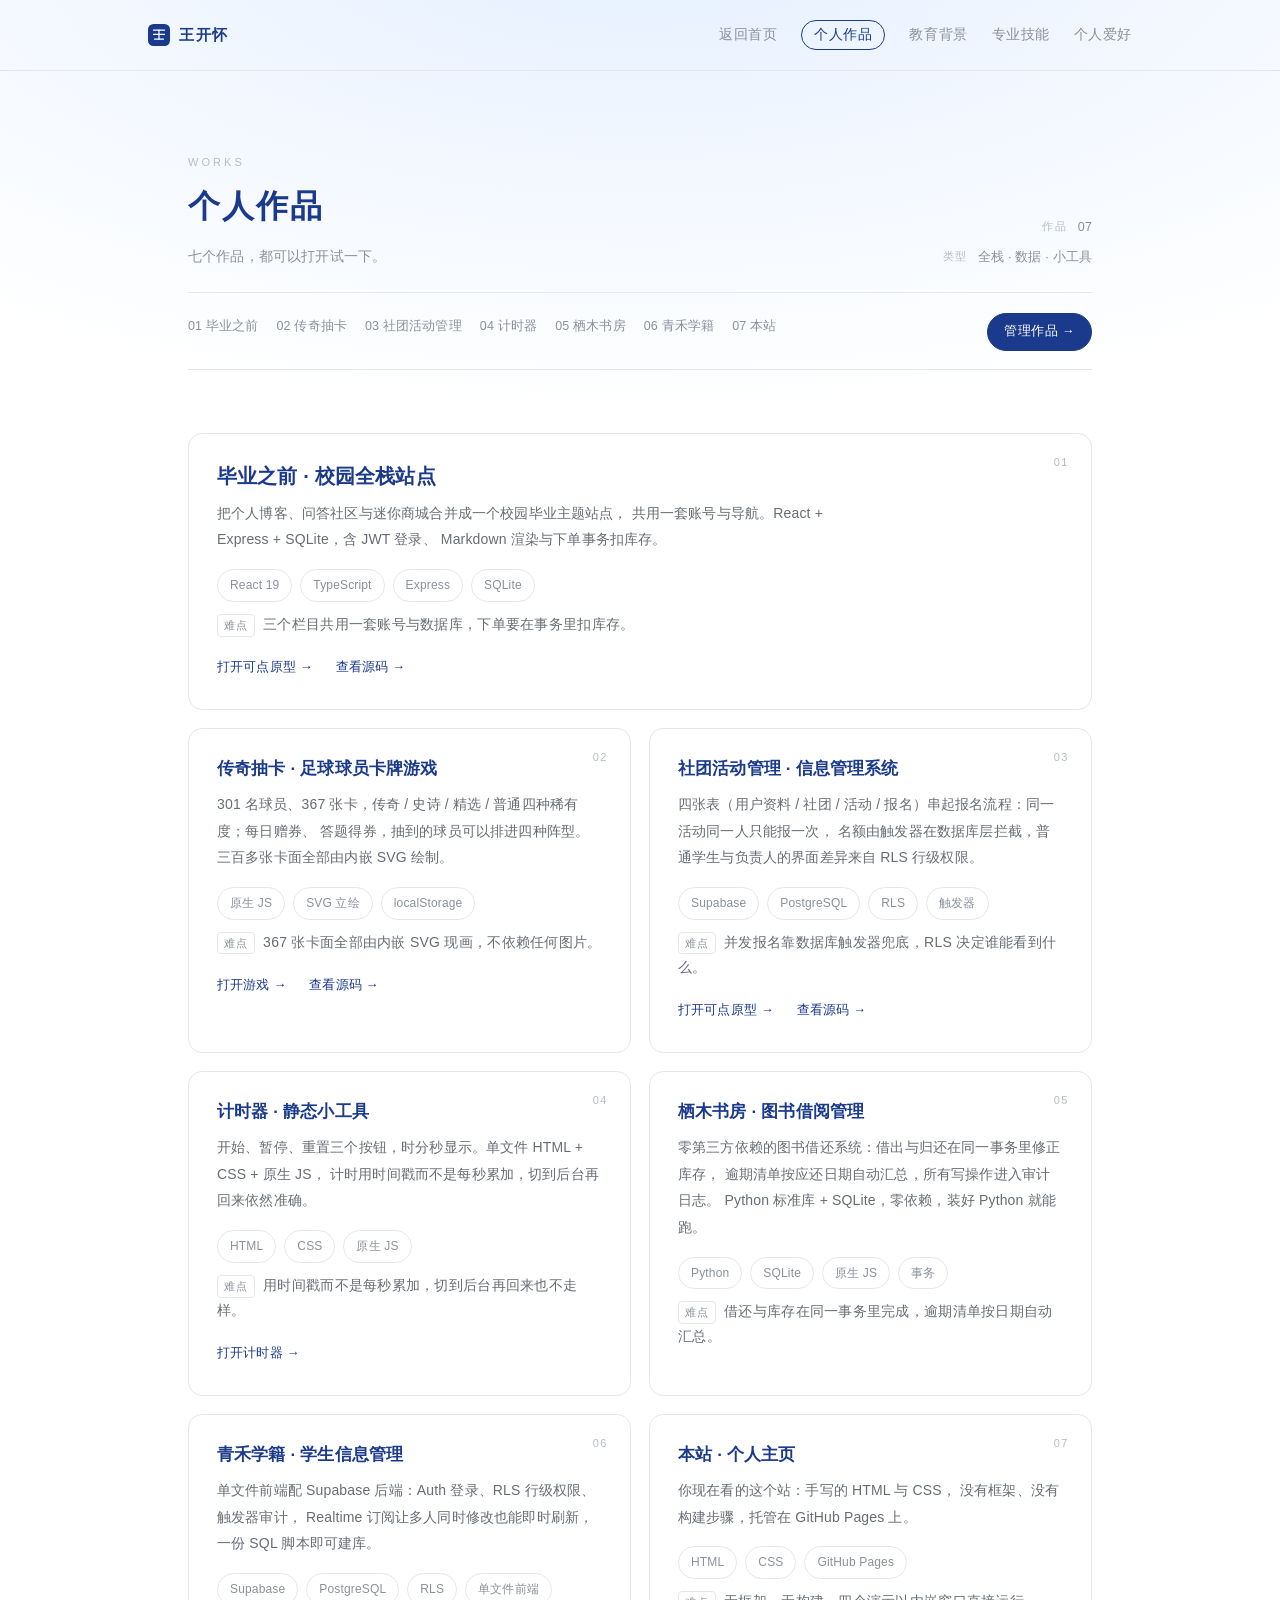
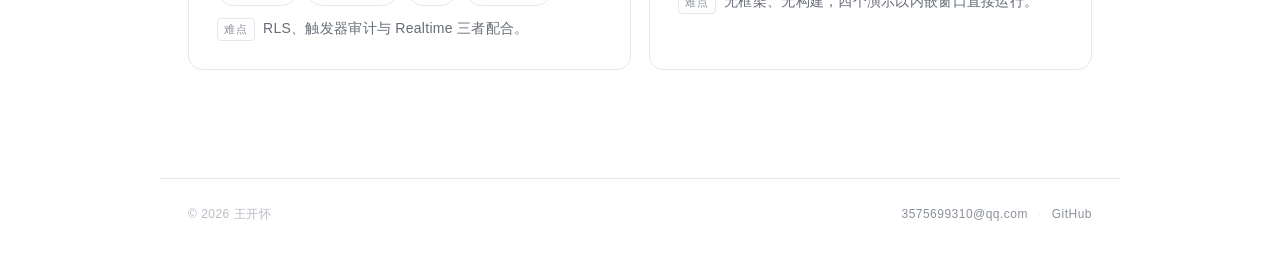
<file: works.html>
<!doctype html>
<html lang="zh-CN">
<head>
<meta charset="utf-8" />
<meta name="viewport" content="width=device-width, initial-scale=1" />
<title>个人作品 · 王开怀</title>
<meta name="description" content="王开怀的七个作品：校园全栈站点、足球抽卡游戏、社团信息管理系统、计时器等，均可在线打开。" />
<link rel="icon" href="data:image/svg+xml,%3Csvg xmlns='http://www.w3.org/2000/svg' viewBox='0 0 32 32'%3E%3Crect width='32' height='32' rx='8' fill='%231b3a8b'/%3E%3Cg stroke='%23ffffff' stroke-width='1.7' stroke-linecap='round'%3E%3Cpath d='M8 9h16'/%3E%3Cpath d='M8 15h16'/%3E%3Cpath d='M9.5 22h13'/%3E%3Cpath d='M16 9v13'/%3E%3C/g%3E%3C/svg%3E" />
<link rel="stylesheet" href="style.css" />
<meta property="og:type" content="website" />
<meta property="og:title" content="个人作品 · 王开怀" />
<meta property="og:description" content="王开怀的七个作品：校园全栈站点、足球抽卡游戏、社团信息管理系统、计时器等，均可在线打开。" />
<meta property="og:url" content="https://cr649stu.github.io/works.html" />
<meta name="twitter:card" content="summary" />
<link rel="canonical" href="https://cr649stu.github.io/works.html" />
</head>
<body>

<header class="topbar">
  <div class="bar">
    <a class="brand" href="index.html"><span class="brand-logo" aria-hidden="true"><svg viewBox="0 0 32 32"><rect width="32" height="32" rx="8" fill="currentColor"/><g stroke="#fff" stroke-width="1.8" stroke-linecap="round"><path d="M8 9h16"/><path d="M8 15h16"/><path d="M9.5 22h13"/><path d="M16 9v13"/></g></svg></span>王开怀</a>
    <nav class="menu" aria-label="主导航">
      <a href="index.html">返回首页</a>
      <a href="works.html" class="is-active is-featured" aria-current="page">个人作品</a>
      <a href="education.html">教育背景</a>
      <a href="skills.html">专业技能</a>
      <a href="hobbies.html">个人爱好</a>
    </nav>
  </div>
</header>

<main class="page">
  <header class="head-split">
    <div>
      <p class="head-kicker">WORKS</p>
      <h1 class="page-title">个人作品</h1>
      <p class="page-sub">七个作品，都可以打开试一下。</p>
    </div>
    <dl class="head-meta">
      <div><dt>作品</dt><dd id="worksCount">07</dd></div>
      <div><dt>类型</dt><dd>全栈 · 数据 · 小工具</dd></div>
    </dl>
  </header>

  <div class="works-bar">
    <nav class="works-index" id="worksIndex" aria-label="作品索引">
      <a href="#p1">01 毕业之前</a>
      <a href="#p2">02 传奇抽卡</a>
      <a href="#p3">03 社团活动管理</a>
      <a href="#p4">04 计时器</a>
      <a href="#p5">05 栖木书房</a>
      <a href="#p6">06 青禾学籍</a>
      <a href="#p7">07 本站</a>
    </nav>
    <a class="works-admin" href="admin.html">管理作品 →</a>
  </div>

  <section class="works" id="worksList">
    <article class="work work-wide" id="p1"><span class="work-index">01</span>
      <h2>毕业之前 · 校园全栈站点</h2>
      <p>
        把个人博客、问答社区与迷你商城合并成一个校园毕业主题站点，
        共用一套账号与导航。React + Express + SQLite，含 JWT 登录、
        Markdown 渲染与下单事务扣库存。
      </p>
      <ul class="work-tags">
        <li>React 19</li>
        <li>TypeScript</li>
        <li>Express</li>
        <li>SQLite</li>
      </ul>
      <p class="work-hard"><b>难点</b>三个栏目共用一套账号与数据库，下单要在事务里扣库存。</p>
      <a class="work-link" href="works-before-graduation.html">打开可点原型 →</a>
      <a class="work-link" href="https://github.com/CR649STU/campus-fullstack" target="_blank" rel="noopener">查看源码 →</a>
    </article>

    <article class="work" id="p2"><span class="work-index">02</span>
      <h2>传奇抽卡 · 足球球员卡牌游戏</h2>
      <p>
        301 名球员、367 张卡，传奇 / 史诗 / 精选 / 普通四种稀有度；每日赠券、
        答题得券，抽到的球员可以排进四种阵型。三百多张卡面全部由内嵌 SVG 绘制。
      </p>
      <ul class="work-tags">
        <li>原生 JS</li>
        <li>SVG 立绘</li>
        <li>localStorage</li>
      </ul>
      <p class="work-hard"><b>难点</b>367 张卡面全部由内嵌 SVG 现画，不依赖任何图片。</p>
      <a class="work-link" href="works-gacha.html">打开游戏 →</a>
      <a class="work-link" href="https://github.com/CR649STU/football-pack" target="_blank" rel="noopener">查看源码 →</a>
    </article>

    <article class="work" id="p3"><span class="work-index">03</span>
      <h2>社团活动管理 · 信息管理系统</h2>
      <p>
        四张表（用户资料 / 社团 / 活动 / 报名）串起报名流程：同一活动同一人只能报一次，
        名额由触发器在数据库层拦截，普通学生与负责人的界面差异来自 RLS 行级权限。
      </p>
      <ul class="work-tags">
        <li>Supabase</li>
        <li>PostgreSQL</li>
        <li>RLS</li>
        <li>触发器</li>
      </ul>
      <p class="work-hard"><b>难点</b>并发报名靠数据库触发器兜底，RLS 决定谁能看到什么。</p>
      <a class="work-link" href="works-clubhub.html">打开可点原型 →</a>
      <a class="work-link" href="https://github.com/CR649STU/clubhub" target="_blank" rel="noopener">查看源码 →</a>
    </article>

    <article class="work" id="p4"><span class="work-index">04</span>
      <h2>计时器 · 静态小工具</h2>
      <p>
        开始、暂停、重置三个按钮，时分秒显示。单文件 HTML + CSS + 原生 JS，
        计时用时间戳而不是每秒累加，切到后台再回来依然准确。
      </p>
      <ul class="work-tags">
        <li>HTML</li>
        <li>CSS</li>
        <li>原生 JS</li>
      </ul>
      <p class="work-hard"><b>难点</b>用时间戳而不是每秒累加，切到后台再回来也不走样。</p>
      <a class="work-link" href="works-timer.html">打开计时器 →</a>
    </article>

    <article class="work" id="p5"><span class="work-index">05</span>
      <h2>栖木书房 · 图书借阅管理</h2>
      <p>
        零第三方依赖的图书借还系统：借出与归还在同一事务里修正库存，
        逾期清单按应还日期自动汇总，所有写操作进入审计日志。
        Python 标准库 + SQLite，零依赖，装好 Python 就能跑。
      </p>
      <ul class="work-tags">
        <li>Python</li>
        <li>SQLite</li>
        <li>原生 JS</li>
        <li>事务</li>
      </ul>
      <p class="work-hard"><b>难点</b>借还与库存在同一事务里完成，逾期清单按日期自动汇总。</p>
    </article>

    <article class="work" id="p6"><span class="work-index">06</span>
      <h2>青禾学籍 · 学生信息管理</h2>
      <p>
        单文件前端配 Supabase 后端：Auth 登录、RLS 行级权限、触发器审计，
        Realtime 订阅让多人同时修改也能即时刷新，一份 SQL 脚本即可建库。
      </p>
      <ul class="work-tags">
        <li>Supabase</li>
        <li>PostgreSQL</li>
        <li>RLS</li>
        <li>单文件前端</li>
      </ul>
      <p class="work-hard"><b>难点</b>RLS、触发器审计与 Realtime 三者配合。</p>
    </article>

    <article class="work" id="p7"><span class="work-index">07</span>
      <h2>本站 · 个人主页</h2>
      <p>
        你现在看的这个站：手写的 HTML 与 CSS，
        没有框架、没有构建步骤，托管在 GitHub Pages 上。
      </p>
      <ul class="work-tags">
        <li>HTML</li>
        <li>CSS</li>
        <li>GitHub Pages</li>
      </ul>
      <p class="work-hard"><b>难点</b>无框架、无构建，四个演示以内嵌窗口直接运行。</p>
    </article>
  </section>
</main>

<footer class="site-foot">
  <span>© 2026 王开怀</span>
  <span class="site-foot-links"><a href="mailto:3575699310@qq.com">3575699310@qq.com</a><span>·</span><a href="https://github.com/CR649STU">GitHub</a></span>
</footer>

<script src="supabase-config.js"></script>
<script src="works-db.js"></script>
</body>
</html>
</file>
<file: style.css>
/* =============================================================
   王开怀 · 个人主页
   配色只有三种：白、浅灰、深蓝。除背景那一层浅蓝渐变外，无渐变、无阴影。
   动效只允许颜色变化。
   ============================================================= */

:root {
  --white: #ffffff;
  --blue: #1b3a8b;        /* 深蓝：名字、标题、当前页、悬浮 */
  --gray-text: #8b909a;   /* 次要文字 */
  --gray-body: #676c75;   /* 正文段落 */
  --gray-faint: #b7bcc4;  /* 更浅的辅助文字 */
  --gray-line: #e6e7ea;   /* 细线、边框 */
  --gray-soft: #f4f5f6;   /* 占位块底色 */
  --ease: .2s ease;
}

*,
*::before,
*::after { box-sizing: border-box; }

html { -webkit-text-size-adjust: 100%; }

body {
  margin: 0;
  min-height: 100vh;
  background: radial-gradient(120% 75% at 50% -8%,
    #e4efff 0%,
    #f3f8ff 38%,
    #ffffff 72%);
  background-attachment: fixed;
  color: var(--gray-text);
  font-family: "Helvetica Neue", "PingFang SC", "Hiragino Sans GB",
               "Microsoft YaHei", "Noto Sans SC", Arial, sans-serif;
  font-size: 16px;
  line-height: 1.9;
  letter-spacing: .01em;
  -webkit-font-smoothing: antialiased;
}

h1, h2, h3 { margin: 0; font-weight: 600; line-height: 1.4; }
p { margin: 0; }
a { color: inherit; text-decoration: none; }

::selection { background: var(--blue); color: var(--white); }

:focus-visible {
  outline: 1px solid var(--blue);
  outline-offset: 4px;
}

/* ---------------- 首页：纯白，一屏居中 ---------------- */
.home {
  min-height: 100vh;
  min-height: 100svh;
  display: grid;
  place-items: center;
  padding: 64px 24px;
}

.home-inner {
  width: 100%;
  max-width: 760px;
  text-align: center;
}

.hello {
  font-size: 14px;
  color: var(--gray-text);
  letter-spacing: .18em;
}

.name {
  margin-top: 20px;
  font-size: clamp(42px, 7vw, 62px);
  font-weight: 700;
  letter-spacing: .10em;
  color: var(--blue);
  line-height: 1.15;
}

.intro {
  margin-top: 26px;
  font-size: 15px;
  color: var(--gray-text);
  letter-spacing: .02em;
}

.entries {
  margin-top: clamp(52px, 9vh, 88px);
  display: flex;
  flex-wrap: wrap;
  justify-content: center;
  gap: 12px;
}

.entry {
  position: relative;
  padding: 11px 26px;
  border: 1px solid var(--gray-line);
  border-radius: 999px;
  font-size: 14px;
  color: var(--gray-text);
  letter-spacing: .04em;
  transition: color var(--ease), background-color var(--ease), border-color var(--ease);
}
.entry:hover { color: var(--blue); }

/* 主推入口：蓝字蓝边，右上角挂一枚“精选”角标 */
.entry.is-featured {
  color: var(--blue);
  border-color: var(--blue);
}
.entry.is-featured:hover {
  background: rgba(27, 58, 139, .06);
  color: var(--blue);
}

.entry-tag {
  position: absolute;
  top: -10px;
  right: -8px;
  padding: 1px 8px;
  border-radius: 999px;
  background: var(--blue);
  color: var(--white);
  font-size: 10px;
  letter-spacing: .08em;
  line-height: 1.7;
  white-space: nowrap;
}

/* ---------------- 子页：顶部导航 ---------------- */
.topbar {
  border-bottom: 1px solid var(--gray-line);
}

.bar {
  max-width: 1040px;
  margin: 0 auto;
  padding: 20px 28px;
  display: flex;
  align-items: center;
  justify-content: space-between;
  gap: 16px 40px;
}

.brand {
  font-size: 15px;
  font-weight: 600;
  letter-spacing: .10em;
  color: var(--blue);
  transition: color var(--ease);
}
.brand:hover { color: var(--blue); }

.menu {
  display: flex;
  flex-wrap: wrap;
  align-items: center;
  gap: 6px 24px;
}

.menu a {
  font-size: 13.5px;
  color: var(--gray-text);
  letter-spacing: .04em;
  transition: color var(--ease);
}
.menu a:hover { color: var(--blue); }
.menu a.is-active { color: var(--blue); }

/* 导航里的“个人作品”：一个蓝色细边框的小胶囊，和首页按钮呼应 */
.menu a.is-featured {
  padding: 3px 12px;
  border: 1px solid var(--blue);
  border-radius: 999px;
  color: var(--blue);
  line-height: 1.6;
}

/* ---------------- 子页内容 ---------------- */
.page {
  max-width: 960px;
  margin: 0 auto;
  padding: clamp(52px, 9vh, 88px) 28px clamp(72px, 12vh, 120px);
}

.page-title {
  font-size: clamp(26px, 3.4vw, 32px);
  font-weight: 700;
  letter-spacing: .06em;
  color: var(--blue);
}

.page-sub {
  margin-top: 14px;
  font-size: 14px;
  color: var(--gray-text);
}

/* 关于我 */
.about {
  margin-top: clamp(40px, 7vh, 64px);
  display: grid;
  grid-template-columns: 220px minmax(0, 1fr);
  gap: 56px;
  align-items: start;
}

.avatar {
  width: 100%;
  aspect-ratio: 1;
  border-radius: 20px;
  background: var(--gray-soft);
  border: 1px solid var(--gray-line);
  display: grid;
  place-items: center;
  color: var(--gray-faint);
  font-size: 44px;
  font-weight: 400;
  letter-spacing: .1em;
  user-select: none;
}

.about-text p { color: var(--gray-body); }
.about-text p + p { margin-top: 20px; }

.tags {
  margin-top: 32px;
  padding: 0;
  list-style: none;
  display: flex;
  flex-wrap: wrap;
  gap: 10px;
}

.tag {
  padding: 6px 15px;
  border: 1px solid var(--gray-line);
  border-radius: 999px;
  font-size: 13px;
  color: var(--gray-text);
}

/* 教育背景：纵向时间线 */
.timeline {
  list-style: none;
  margin: clamp(40px, 7vh, 64px) 0 0;
  padding: 0 0 0 28px;
  border-left: 1px solid var(--gray-line);
  display: grid;
  gap: 44px;
}

.timeline li { position: relative; }

.timeline li::before {
  content: "";
  position: absolute;
  left: -33px;
  top: 12px;
  width: 9px;
  height: 9px;
  border-radius: 50%;
  background: var(--white);
  border: 1px solid var(--gray-faint);
}

.timeline li.is-now::before {
  background: var(--blue);
  border-color: var(--blue);
}

.t-stage {
  font-size: 13px;
  color: var(--gray-faint);
  letter-spacing: .12em;
}

.t-title {
  margin-top: 8px;
  font-size: 17px;
  font-weight: 600;
  color: var(--blue);
}

.t-desc {
  margin-top: 8px;
  font-size: 14px;
  color: var(--gray-body);
  max-width: 46em;
}

/* 专业技能：两列六项 */
.skills {
  margin-top: clamp(40px, 7vh, 64px);
  display: grid;
  grid-template-columns: repeat(2, minmax(0, 1fr));
  gap: 20px;
}

.skill {
  padding: 28px;
  border: 1px solid var(--gray-line);
  border-radius: 14px;
  transition: border-color var(--ease);
}
.skill:hover { border-color: var(--gray-faint); }

.skill h2 {
  font-size: 16px;
  font-weight: 600;
  color: var(--blue);
}

.skill p {
  margin-top: 10px;
  font-size: 14px;
  color: var(--gray-body);
  line-height: 1.95;
}

/* 个人作品 */
.works {
  margin-top: clamp(40px, 7vh, 64px);
  display: grid;
  grid-template-columns: repeat(2, minmax(0, 1fr));
  gap: 18px;
}

.work {
  padding: 28px;
  border: 1px solid var(--gray-line);
  border-radius: 14px;
  transition: border-color var(--ease);
}
.work:hover { border-color: var(--gray-faint); }

.work h2 {
  font-size: 17px;
  font-weight: 600;
  color: var(--blue);
}

.work p {
  margin-top: 10px;
  font-size: 14px;
  color: var(--gray-body);
  max-width: 62em;
}

.work-tags {
  margin: 16px 0 0;
  padding: 0;
  list-style: none;
  display: flex;
  flex-wrap: wrap;
  gap: 8px;
}

.work-tags li {
  padding: 4px 12px;
  border: 1px solid var(--gray-line);
  border-radius: 999px;
  font-size: 12px;
  color: var(--gray-text);
}

.work-link {
  display: inline-block;
  margin-top: 18px;
  font-size: 13px;
  color: var(--blue);
  border-bottom: 1px solid transparent;
  transition: border-color var(--ease);
}
.work-link:hover { border-bottom-color: var(--gray-faint); }

.work-link + .work-link { margin-left: 18px; }

/* ---------------- 手机端 ---------------- */
@media (max-width: 820px) {
  .bar {
    flex-direction: column;
    align-items: flex-start;
    gap: 12px;
    padding: 16px 22px;
  }
  .menu { gap: 6px 18px; }
  .page { padding-inline: 22px; }
  .about {
    grid-template-columns: 1fr;
    gap: 28px;
  }
  .avatar { width: 132px; border-radius: 16px; font-size: 34px; }
  .skills { grid-template-columns: 1fr; }
  .works { grid-template-columns: 1fr; }
}

@media (max-width: 460px) {
  .entries { gap: 10px; }
  .entry { padding: 10px 20px; font-size: 13.5px; }
  .name { letter-spacing: .06em; }
}

/* 动效克制：尊重系统设置 */
@media (prefers-reduced-motion: reduce) {
  *, *::before, *::after { transition-duration: .001ms !important; }
}

/* ---------------- 每个板块不同的版面 ---------------- */
.head-kicker {
  margin: 0 0 12px;
  font-size: 11px;
  letter-spacing: .28em;
  color: var(--gray-faint);
}

.head-split {
  display: grid;
  grid-template-columns: minmax(0, 1fr) auto;
  gap: 20px 32px;
  align-items: end;
  padding-bottom: 22px;
  border-bottom: 1px solid var(--gray-line);
}

.head-meta {
  margin: 0;
  display: grid;
  gap: 6px;
  justify-items: end;
  text-align: right;
}
.head-meta div { display: flex; gap: 10px; }
.head-meta dt {
  margin: 0;
  font-size: 11px;
  letter-spacing: .16em;
  color: var(--gray-faint);
}
.head-meta dd { margin: 0; font-size: 12.5px; color: var(--gray-text); }

.head-rail {
  padding-left: 22px;
  border-left: 2px solid var(--blue);
}

.head-center {
  text-align: center;
  padding-bottom: 22px;
  border-bottom: 1px solid var(--gray-line);
}
.head-center .page-title { font-size: clamp(28px, 4vw, 36px); }
.head-center::after {
  content: "";
  display: block;
  width: 36px;
  height: 2px;
  margin: 18px auto 0;
  background: var(--blue);
}

.work { position: relative; }
.work-index {
  position: absolute;
  top: 18px;
  right: 22px;
  font-size: 11px;
  letter-spacing: .14em;
  color: var(--gray-faint);
  font-variant-numeric: tabular-nums;
}
.work-wide { grid-column: 1 / -1; }
.work-wide h2 { font-size: 20px; }

.skill { position: relative; }
.skill-no {
  position: absolute;
  top: 16px;
  right: 18px;
  font-size: 11px;
  letter-spacing: .14em;
  color: var(--gray-faint);
  font-variant-numeric: tabular-nums;
}

@media (max-width: 820px) {
  .head-split { grid-template-columns: 1fr; }
  .head-meta { justify-items: start; text-align: left; }
  .work-index, .skill-no { display: none; }
}
.page.narrow { max-width: 780px; }
.work-wide p { max-width: 46em; }

/* ---------------- 教育背景：主要课程 ---------------- */
.courses { margin-top: clamp(40px, 6vh, 60px); }

.courses-head {
  display: flex;
  align-items: baseline;
  gap: 12px;
  padding-bottom: 12px;
  border-bottom: 1px solid var(--gray-line);
}
.courses-head h2 {
  margin: 0;
  font-size: 16px;
  font-weight: 600;
  letter-spacing: .04em;
  color: var(--blue);
}
.courses-head span {
  margin-left: auto;
  font-size: 11px;
  letter-spacing: .16em;
  color: var(--gray-faint);
}

.course-groups {
  margin-top: 22px;
  display: grid;
  grid-template-columns: repeat(3, minmax(0, 1fr));
  gap: 26px;
}

.course-group h3 {
  margin: 0 0 10px;
  font-size: 11px;
  font-weight: 500;
  letter-spacing: .18em;
  color: var(--gray-faint);
}

.course-list {
  margin: 0;
  padding: 0;
  list-style: none;
  display: grid;
  gap: 7px;
}
.course-list li {
  font-size: 13.5px;
  color: var(--gray-body);
  padding-bottom: 6px;
  border-bottom: 1px dashed var(--gray-line);
}
.course-list li:last-child { border-bottom: 0; padding-bottom: 0; }

@media (max-width: 820px) {
  .course-groups { grid-template-columns: 1fr; gap: 22px; }
}
/* ---------------- 个人爱好 ---------------- */
.hobby {
  margin-top: clamp(40px, 7vh, 64px);
  display: grid;
  grid-template-columns: 168px minmax(0, 1fr);
  gap: 36px;
  align-items: start;
}

.hobby-word {
  margin: 0;
  font-size: clamp(44px, 8vw, 68px);
  font-weight: 700;
  line-height: 1;
  letter-spacing: .14em;
  color: var(--blue);
}

.hobby-text p {
  font-size: 14.5px;
  line-height: 2;
  color: var(--gray-body);
}
.hobby-text p + p { margin-top: 16px; }

.hobby-link {
  margin-top: clamp(32px, 5vh, 48px);
  display: flex;
  align-items: center;
  gap: 16px;
  padding: 18px 22px;
  border: 1px solid var(--gray-line);
  border-radius: 14px;
  transition: border-color var(--ease);
}
.hobby-link:hover { border-color: var(--gray-faint); }
.hobby-link-label {
  font-size: 11px;
  letter-spacing: .16em;
  color: var(--gray-faint);
}
.hobby-link strong {
  font-size: 15px;
  font-weight: 600;
  color: var(--blue);
}
.hobby-link-arrow {
  margin-left: auto;
  font-size: 13px;
  color: var(--gray-text);
}

@media (max-width: 820px) {
  .hobby { grid-template-columns: 1fr; gap: 16px; }
  .hobby-link { flex-wrap: wrap; gap: 8px 12px; }
  .hobby-link-arrow { margin-left: 0; }
}
/* ---------------- 首页：定位行与数字 ---------------- */
.role {
  margin-top: 18px;
  font-size: 14px;
  letter-spacing: .22em;
  color: var(--blue);
}

.home-stats {
  margin: clamp(26px, 4vh, 38px) 0 0;
  padding: 0;
  list-style: none;
  display: flex;
  justify-content: center;
  gap: clamp(28px, 6vw, 56px);
}
.home-stats li {
  display: flex;
  flex-direction: column;
  align-items: center;
}
.home-stats b {
  font-size: 24px;
  font-weight: 700;
  line-height: 1.25;
  letter-spacing: .04em;
  color: var(--blue);
  font-variant-numeric: tabular-nums;
}
.home-stats span {
  font-size: 11px;
  letter-spacing: .16em;
  color: var(--gray-faint);
}

/* ---------------- 教育背景：学业成绩 ---------------- */
.grades { margin-top: clamp(40px, 6vh, 60px); }

.grade-grid {
  margin: 22px 0 0;
  padding: 0;
  list-style: none;
  display: grid;
  grid-template-columns: repeat(auto-fit, minmax(150px, 1fr));
  gap: 1px;
  background: var(--gray-line);
  border: 1px solid var(--gray-line);
  border-radius: 12px;
  overflow: hidden;
}
.grade-grid li {
  display: flex;
  flex-direction: column;
  gap: 6px;
  padding: 18px 16px;
  background: var(--white);
}
.grade-grid span {
  font-size: 11px;
  letter-spacing: .14em;
  color: var(--gray-faint);
}
.grade-grid b {
  font-size: 18px;
  font-weight: 700;
  color: var(--blue);
  font-variant-numeric: tabular-nums;
}

@media (max-width: 820px) {
  .grade-grid { grid-template-columns: 1fr; }
}
/* ---------------- 页脚与联系入口 ---------------- */
.site-foot {
  max-width: 960px;
  margin: 0 auto;
  padding: 24px 28px 40px;
  border-top: 1px solid var(--gray-line);
  display: flex;
  flex-wrap: wrap;
  gap: 8px 20px;
  justify-content: space-between;
  font-size: 12px;
  letter-spacing: .04em;
  color: var(--gray-faint);
}
.site-foot a {
  color: var(--gray-text);
  transition: color var(--ease);
}
.site-foot a:hover { color: var(--blue); }

.home-contact {
  margin-top: 26px;
  font-size: 12px;
  letter-spacing: .12em;
  color: var(--gray-faint);
}
.home-contact a {
  color: var(--gray-text);
  transition: color var(--ease);
}
.home-contact a:hover { color: var(--blue); }
/* 作品卡里的技术难点 */
.work-hard {
  margin-top: 14px;
  font-size: 12.5px;
  line-height: 1.8;
  color: var(--gray-faint);
  letter-spacing: .02em;
}
.work-hard b {
  display: inline-block;
  margin-right: 8px;
  padding: 1px 6px;
  border: 1px solid var(--gray-line);
  border-radius: 4px;
  font-size: 10.5px;
  font-weight: 500;
  letter-spacing: .1em;
  color: var(--gray-text);
}
.site-foot-links {
  display: inline-flex;
  align-items: center;
  gap: 10px;
}
.site-foot-links span {
  color: var(--gray-line);
}

.home-contact {
  display: flex;
  align-items: center;
  justify-content: center;
  gap: 10px;
}
.home-contact span {
  color: var(--gray-line);
}
/* 核心课程成绩表 */
.course-table {
  margin-top: 18px;
  border: 1px solid var(--gray-line);
  border-radius: 12px;
  overflow: hidden;
}
.course-table table {
  width: 100%;
  border-collapse: collapse;
  font-size: 13.5px;
}
.course-table th,
.course-table td {
  padding: 11px 16px;
  text-align: left;
  border-bottom: 1px solid var(--gray-line);
  color: var(--gray-body);
}
.course-table tr:last-child td { border-bottom: 0; }
.course-table th {
  font-size: 11px;
  font-weight: 500;
  letter-spacing: .14em;
  color: var(--gray-faint);
  background: var(--gray-soft);
}
.course-table td:nth-child(2),
.course-table td:nth-child(3),
.course-table th:nth-child(2),
.course-table th:nth-child(3) {
  text-align: right;
  width: 90px;
  font-variant-numeric: tabular-nums;
}
.course-table td:nth-child(3) { color: var(--blue); font-weight: 600; }

@media (max-width: 820px) {
  .course-table { font-size: 13px; }
  .course-table th, .course-table td { padding: 10px 12px; }
}
/* 个人标识 */
.brand {
  display: inline-flex;
  align-items: center;
  gap: 9px;
}
.brand-logo {
  display: inline-flex;
  width: 22px;
  height: 22px;
  color: var(--blue);
}
.brand-logo svg {
  width: 100%;
  height: 100%;
  display: block;
}
.brand:hover .brand-logo { color: #16306f; }
/* ---------------- 作品索引与悬停反馈 ---------------- */
.works-index {
  display: flex;
  flex-wrap: wrap;
  gap: 8px 18px;
  margin: 22px 0 4px;
  padding-bottom: 18px;
  border-bottom: 1px solid var(--gray-line);
  font-size: 12.5px;
}
.works-index a {
  color: var(--gray-text);
  transition: color var(--ease);
}
.works-index a:hover { color: var(--blue); }

.work { scroll-margin-top: 24px; }
.work:hover {
  transform: translateY(-2px);
  background: #fcfdff;
}
.work { transition: border-color var(--ease), transform var(--ease), background-color var(--ease); }

.skill:hover { transform: translateY(-2px); }
.skill { transition: border-color var(--ease), transform var(--ease); }

.entry:hover {
  background: rgba(27, 58, 139, .05);
  border-color: var(--gray-faint);
}
.work-link:hover { border-bottom-color: var(--blue); }
/* 作品页顶部：索引 + 后台入口 */
.works-bar {
  display: flex;
  align-items: flex-start;
  gap: 16px;
  margin: 22px 0 4px;
  padding-bottom: 18px;
  border-bottom: 1px solid var(--gray-line);
}
.works-index {
  flex: 1;
  min-width: 0;
  margin: 0;
  padding-bottom: 0;
  border-bottom: 0;
}
.works-admin {
  flex: none;
  margin-top: -2px;
  padding: 6px 16px;
  border: 1px solid var(--blue);
  border-radius: 999px;
  background: var(--blue);
  font-size: 12.5px;
  font-weight: 500;
  letter-spacing: .04em;
  color: #fff;
  white-space: nowrap;
  transition: background-color var(--ease), border-color var(--ease), transform var(--ease);
}
.works-admin:hover {
  background: #16306f;
  border-color: #16306f;
  transform: translateY(-1px);
}

@media (max-width: 640px) {
  .works-bar { flex-wrap: wrap; gap: 10px; }
  .works-index { flex-basis: 100%; }
}
</file>
<file: project.css>
/* =============================================================
   「毕业之前」项目页：一屏内的原型窗口
   沿用全站的白 / 浅灰 / 深蓝三色，无阴影、无渐变。
   ============================================================= */

.project-page {
  max-width: 1080px;
  padding-top: clamp(20px, 3vh, 32px);
  padding-bottom: clamp(24px, 4vh, 44px);
}

.back-link {
  display: inline-block;
  font-size: 13px;
  color: var(--gray-text);
  transition: color var(--ease);
}
.back-link:hover { color: var(--blue); }

/* 标题 + 说明：左右两栏，省纵向空间 */
.proj-head {
  display: grid;
  grid-template-columns: minmax(0, 1fr) minmax(0, 1fr);
  gap: 20px 56px;
  align-items: end;
  margin: 16px 0 20px;
  padding-bottom: 18px;
  border-bottom: 1px solid var(--gray-line);
}

.project-kicker {
  margin: 0;
  font-size: 11px;
  letter-spacing: .18em;
  color: var(--gray-faint);
}

.project-title {
  margin: 8px 0 12px;
  font-size: clamp(28px, 3.6vw, 38px);
  font-weight: 700;
  letter-spacing: .04em;
  color: var(--blue);
  line-height: 1.2;
}

.project-tags {
  display: flex;
  flex-wrap: wrap;
  gap: 8px;
  margin: 0;
  padding: 0;
  list-style: none;
}
.project-tags li {
  padding: 4px 12px;
  border: 1px solid var(--gray-line);
  border-radius: 999px;
  font-size: 12px;
  color: var(--gray-text);
}

.project-lead {
  margin: 0;
  font-size: 14px;
  line-height: 1.95;
  color: var(--gray-body);
}

/* 原型工具条 */
.proto-bar {
  display: flex;
  flex-wrap: wrap;
  align-items: center;
  gap: 12px;
  margin-bottom: 12px;
}

.proto-tabs {
  display: flex;
  flex-wrap: wrap;
  gap: 6px;
}

.proto-tab {
  padding: 6px 16px;
  border: 1px solid var(--gray-line);
  border-radius: 999px;
  background: transparent;
  font-family: inherit;
  font-size: 13px;
  color: var(--gray-text);
  cursor: pointer;
  transition: color var(--ease), border-color var(--ease), background-color var(--ease);
}
.proto-tab:hover { color: var(--blue); border-color: var(--blue); }
.proto-tab.is-on {
  background: var(--blue);
  border-color: var(--blue);
  color: #fff;
}

.proto-open {
  margin-left: auto;
  font-size: 12.5px;
  color: var(--blue);
  border-bottom: 1px solid transparent;
  transition: border-color var(--ease);
}
.proto-open:hover { border-bottom-color: var(--gray-faint); }

/* 原型窗口 */
.proto-frame {
  border: 1px solid var(--gray-line);
  border-radius: 14px;
  overflow: hidden;
  background: #f3f2ee;
  height: clamp(400px, calc(100vh - 400px), 780px);
}

.proto-frame iframe {
  display: block;
  width: 100%;
  height: 100%;
  border: 0;
}

/* 内容比较满的演示（游戏类）给高一点 */
.proto-frame.tall { height: clamp(520px, calc(100vh - 360px), 880px); }

.proto-note {
  margin: 12px 0 0;
  font-size: 12px;
  line-height: 1.8;
  color: var(--gray-faint);
}

@media (max-width: 820px) {
  .proj-head { grid-template-columns: 1fr; gap: 16px; }
  .proto-frame { height: clamp(420px, 66vh, 640px); }
  .proto-open { margin-left: 0; }
}

.proto-note a {
  color: var(--gray-text);
  border-bottom: 1px solid var(--gray-line);
  transition: color var(--ease), border-color var(--ease);
}
.proto-note a:hover {
  color: var(--blue);
  border-bottom-color: var(--blue);
}
/* 项目页的技术要点 */
.proj-points {
  margin: 26px 0 0;
  padding: 0;
  list-style: none;
  display: grid;
  gap: 10px;
}
.proj-points li {
  position: relative;
  padding-left: 16px;
  font-size: 13px;
  line-height: 1.85;
  color: var(--gray-body);
}
.proj-points li::before {
  content: "";
  position: absolute;
  left: 2px;
  top: .72em;
  width: 6px;
  height: 1.5px;
  background: var(--blue);
}
</file>
